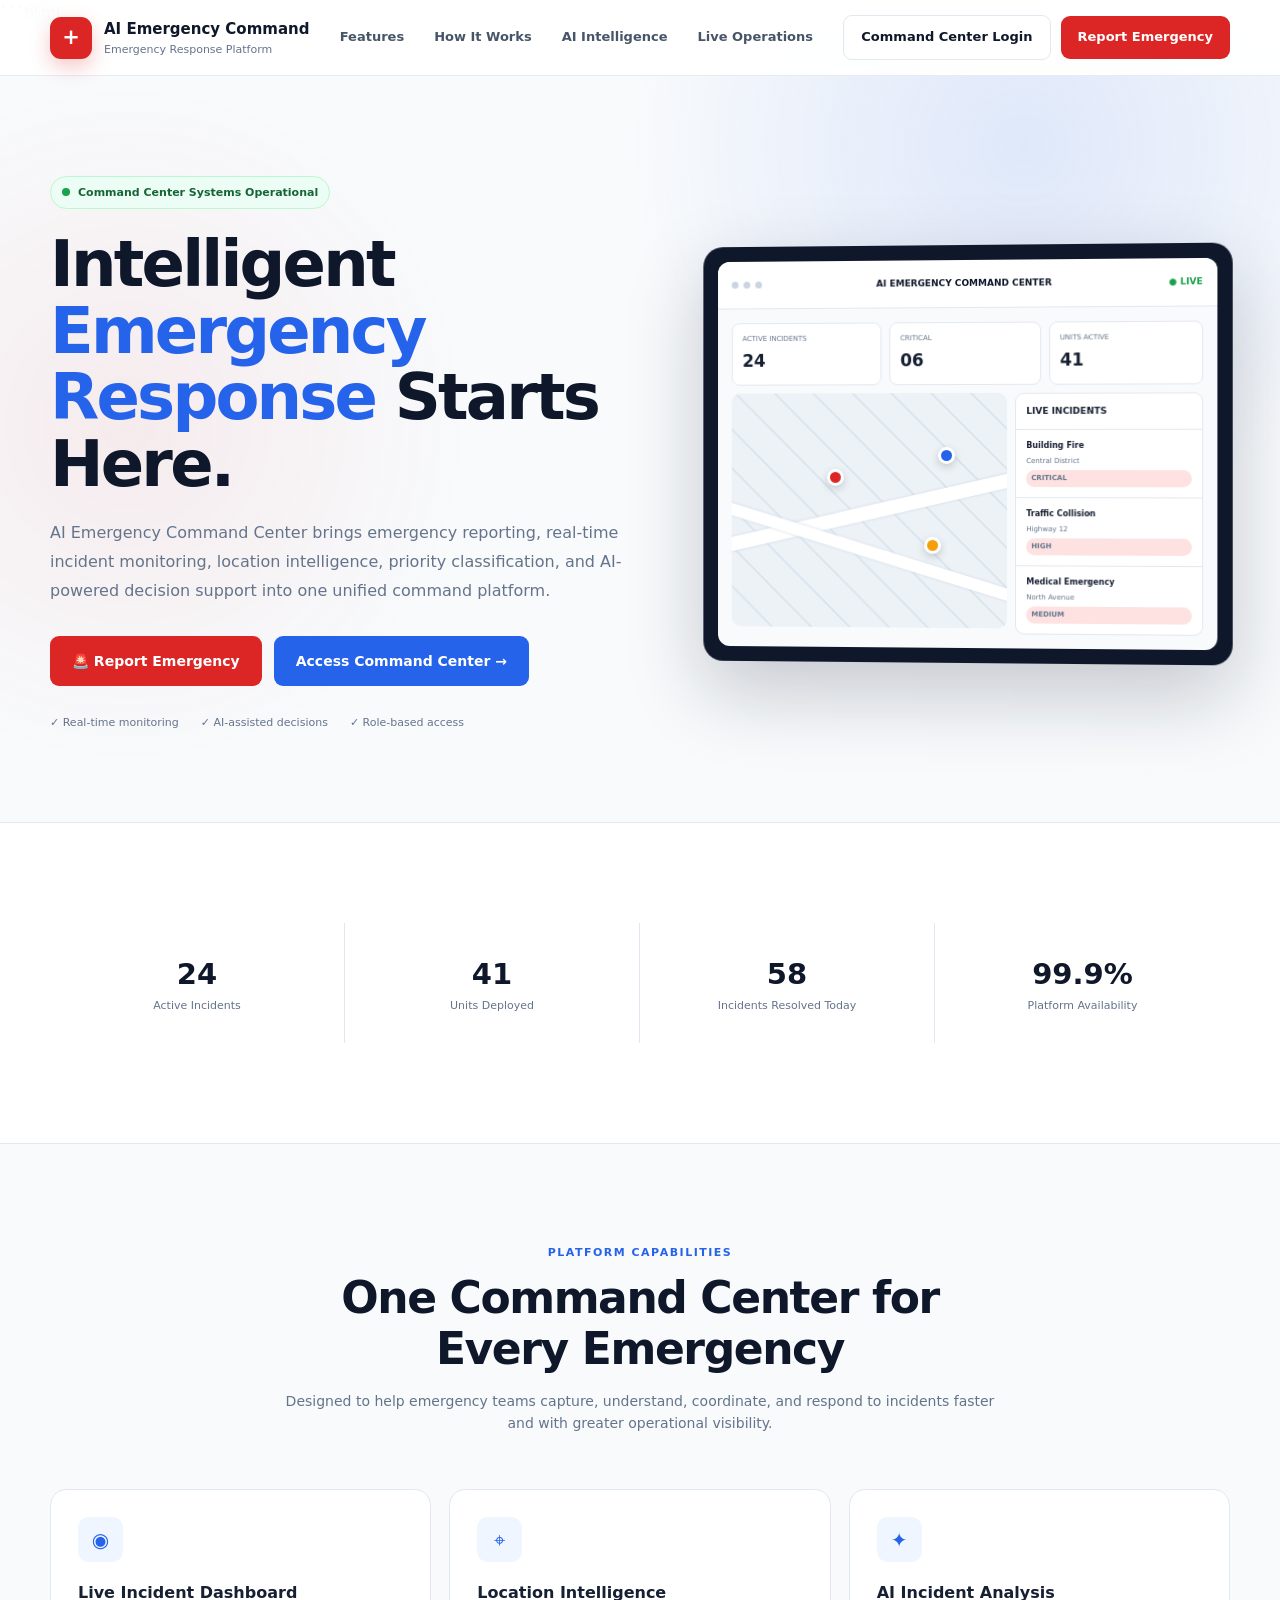
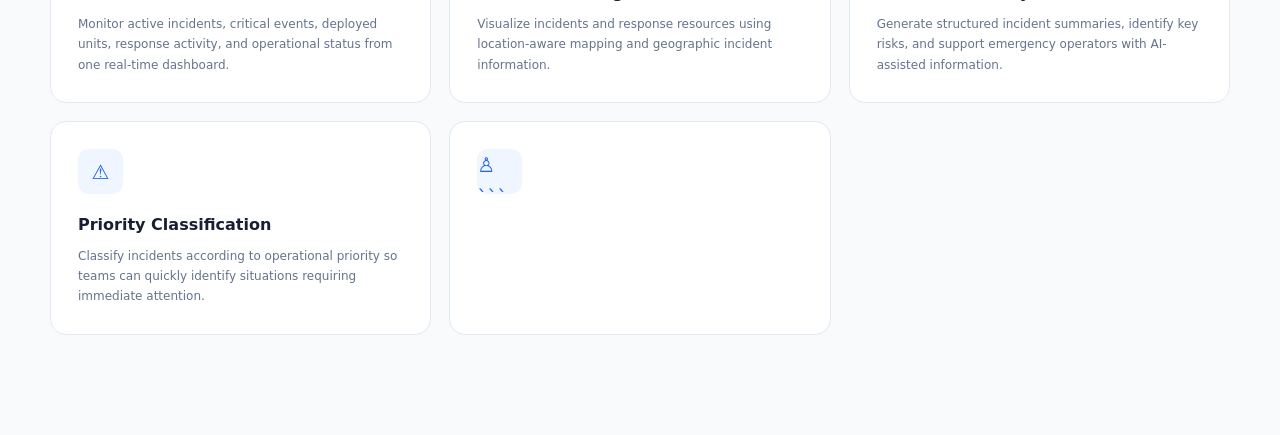
<file: index.html>
```html
<!DOCTYPE html>
<html lang="en">
<head>
    <meta charset="UTF-8">
    <meta name="viewport" content="width=device-width, initial-scale=1.0">

    <meta
        name="description"
        content="AI Emergency Command Center — intelligent emergency reporting, incident monitoring, AI-powered classification, and coordinated response."
    >

    <title>AI Emergency Command Center</title>

    <style>
        /* =====================================================
           RESET & GLOBAL
        ===================================================== */

        * {
            margin: 0;
            padding: 0;
            box-sizing: border-box;
        }

        :root {
            --primary: #2563eb;
            --primary-dark: #1d4ed8;
            --danger: #dc2626;
            --danger-dark: #b91c1c;
            --success: #16a34a;
            --warning: #f59e0b;

            --dark: #0f172a;
            --dark-2: #111827;
            --text: #172033;
            --muted: #64748b;

            --background: #f8fafc;
            --white: #ffffff;
            --border: #e2e8f0;

            --shadow: 0 20px 50px rgba(15, 23, 42, 0.10);
            --radius: 16px;
        }

        html {
            scroll-behavior: smooth;
        }

        body {
            font-family:
                Inter,
                ui-sans-serif,
                system-ui,
                -apple-system,
                BlinkMacSystemFont,
                "Segoe UI",
                sans-serif;

            background: var(--background);
            color: var(--text);
            line-height: 1.6;
        }

        a {
            text-decoration: none;
            color: inherit;
        }

        button {
            font: inherit;
            cursor: pointer;
        }

        img {
            max-width: 100%;
        }

        .container {
            width: min(1180px, calc(100% - 40px));
            margin: auto;
        }

        /* =====================================================
           HEADER
        ===================================================== */

        header {
            position: fixed;
            top: 0;
            left: 0;
            right: 0;

            height: 76px;

            background: rgba(255, 255, 255, 0.94);
            backdrop-filter: blur(16px);

            border-bottom: 1px solid rgba(226, 232, 240, 0.8);

            z-index: 1000;
        }

        .navbar {
            height: 100%;
            display: flex;
            align-items: center;
            justify-content: space-between;
        }

        .brand {
            display: flex;
            align-items: center;
            gap: 12px;
        }

        .brand-icon {
            width: 42px;
            height: 42px;

            display: grid;
            place-items: center;

            background: var(--danger);
            color: white;

            border-radius: 11px;

            font-size: 21px;
            font-weight: 800;

            box-shadow: 0 8px 20px rgba(220, 38, 38, 0.25);
        }

        .brand-text strong {
            display: block;
            font-size: 15px;
            color: var(--dark);
        }

        .brand-text span {
            display: block;
            color: var(--muted);
            font-size: 11px;
        }

        .nav-links {
            display: flex;
            align-items: center;
            gap: 30px;
        }

        .nav-links a {
            color: #475569;
            font-size: 13px;
            font-weight: 600;

            transition: color 0.2s ease;
        }

        .nav-links a:hover {
            color: var(--primary);
        }

        .nav-actions {
            display: flex;
            align-items: center;
            gap: 10px;
        }

        .mobile-menu {
            display: none;

            border: none;
            background: transparent;

            font-size: 25px;
            color: var(--dark);
        }

        /* =====================================================
           BUTTONS
        ===================================================== */

        .btn {
            border: none;
            border-radius: 9px;

            padding: 11px 17px;

            font-size: 13px;
            font-weight: 700;

            display: inline-flex;
            align-items: center;
            justify-content: center;
            gap: 8px;

            transition:
                transform 0.2s ease,
                background 0.2s ease,
                box-shadow 0.2s ease;
        }

        .btn:hover {
            transform: translateY(-2px);
        }

        .btn-primary {
            background: var(--primary);
            color: white;
        }

        .btn-primary:hover {
            background: var(--primary-dark);
            box-shadow: 0 10px 25px rgba(37, 99, 235, 0.25);
        }

        .btn-danger {
            background: var(--danger);
            color: white;
        }

        .btn-danger:hover {
            background: var(--danger-dark);
            box-shadow: 0 10px 25px rgba(220, 38, 38, 0.25);
        }

        .btn-outline {
            background: white;
            color: var(--dark);
            border: 1px solid var(--border);
        }

        .btn-outline:hover {
            border-color: var(--primary);
            color: var(--primary);
        }

        .btn-large {
            padding: 14px 22px;
            font-size: 14px;
        }

        /* =====================================================
           HERO
        ===================================================== */

        .hero {
            min-height: 760px;

            padding-top: 150px;
            padding-bottom: 90px;

            position: relative;
            overflow: hidden;

            background:
                radial-gradient(
                    circle at 80% 15%,
                    rgba(37, 99, 235, 0.12),
                    transparent 32%
                ),
                radial-gradient(
                    circle at 10% 50%,
                    rgba(220, 38, 38, 0.07),
                    transparent 28%
                ),
                #f8fafc;
        }

        .hero-grid {
            display: grid;
            grid-template-columns: 1.05fr 0.95fr;
            gap: 65px;

            align-items: center;
        }

        .status-pill {
            display: inline-flex;
            align-items: center;
            gap: 8px;

            background: #ecfdf5;
            color: #166534;

            border: 1px solid #bbf7d0;

            padding: 7px 11px;
            border-radius: 30px;

            font-size: 11px;
            font-weight: 700;

            margin-bottom: 22px;
        }

        .status-dot {
            width: 8px;
            height: 8px;

            border-radius: 50%;
            background: var(--success);

            animation: pulse 1.7s infinite;
        }

        @keyframes pulse {
            0% {
                box-shadow: 0 0 0 0 rgba(22, 163, 74, 0.5);
            }

            70% {
                box-shadow: 0 0 0 8px rgba(22, 163, 74, 0);
            }

            100% {
                box-shadow: 0 0 0 0 rgba(22, 163, 74, 0);
            }
        }

        .hero h1 {
            font-size: clamp(40px, 5vw, 67px);
            line-height: 1.04;
            letter-spacing: -2.8px;
            color: var(--dark);

            max-width: 680px;
        }

        .hero h1 span {
            color: var(--primary);
        }

        .hero-description {
            margin-top: 22px;

            max-width: 600px;

            color: var(--muted);

            font-size: 16px;
            line-height: 1.8;
        }

        .hero-actions {
            display: flex;
            gap: 12px;
            flex-wrap: wrap;

            margin-top: 30px;
        }

        .hero-trust {
            margin-top: 28px;

            display: flex;
            gap: 22px;
            flex-wrap: wrap;

            color: var(--muted);
            font-size: 11px;
        }

        .hero-trust span {
            display: flex;
            align-items: center;
            gap: 6px;
        }

        /* =====================================================
           HERO COMMAND CENTER PREVIEW
        ===================================================== */

        .command-preview {
            background: #0f172a;

            border-radius: 20px;

            padding: 15px;

            box-shadow:
                0 30px 80px rgba(15, 23, 42, 0.22);

            transform: perspective(1200px) rotateY(-3deg);
        }

        .preview-window {
            background: #f8fafc;
            border-radius: 12px;
            overflow: hidden;
        }

        .preview-topbar {
            height: 48px;

            display: flex;
            align-items: center;
            justify-content: space-between;

            padding: 0 14px;

            background: white;
            border-bottom: 1px solid var(--border);
        }

        .preview-dots {
            display: flex;
            gap: 5px;
        }

        .preview-dots span {
            width: 7px;
            height: 7px;
            border-radius: 50%;
            background: #cbd5e1;
        }

        .preview-title {
            font-size: 9px;
            font-weight: 800;
            color: var(--dark);
        }

        .preview-live {
            color: var(--success);
            font-size: 9px;
            font-weight: 700;
        }

        .preview-content {
            padding: 14px;
        }

        .preview-stats {
            display: grid;
            grid-template-columns: repeat(3, 1fr);
            gap: 8px;
        }

        .preview-stat {
            background: white;
            border: 1px solid var(--border);
            border-radius: 8px;
            padding: 10px;
        }

        .preview-stat small {
            display: block;
            color: var(--muted);
            font-size: 7px;
        }

        .preview-stat strong {
            display: block;
            margin-top: 3px;
            font-size: 17px;
        }

        .preview-main {
            display: grid;
            grid-template-columns: 1.2fr 0.8fr;
            gap: 8px;
            margin-top: 8px;
        }

        .preview-map {
            height: 235px;

            border-radius: 9px;

            position: relative;
            overflow: hidden;

            background:
                repeating-linear-gradient(
                    45deg,
                    #dce6ef 0,
                    #dce6ef 2px,
                    #edf2f7 2px,
                    #edf2f7 28px
                );
        }

        .preview-road {
            position: absolute;
            background: white;
            box-shadow: 0 0 3px #cbd5e1;
        }

        .road-a {
            width: 130%;
            height: 14px;
            top: 48%;
            left: -15%;
            transform: rotate(-13deg);
        }

        .road-b {
            width: 110%;
            height: 12px;
            top: 65%;
            left: -5%;
            transform: rotate(17deg);
        }

        .preview-marker {
            position: absolute;

            width: 17px;
            height: 17px;

            border-radius: 50%;

            background: var(--danger);

            border: 3px solid white;

            box-shadow: 0 3px 9px rgba(0,0,0,.18);
        }

        .pm-1 {
            top: 32%;
            left: 35%;
        }

        .pm-2 {
            top: 61%;
            left: 70%;
            background: var(--warning);
        }

        .pm-3 {
            top: 23%;
            left: 75%;
            background: var(--primary);
        }

        .preview-list {
            background: white;
            border: 1px solid var(--border);
            border-radius: 9px;
            overflow: hidden;
        }

        .preview-list-title {
            padding: 10px;
            border-bottom: 1px solid var(--border);
            font-size: 9px;
            font-weight: 800;
        }

        .preview-incident {
            padding: 10px;
            border-bottom: 1px solid var(--border);
        }

        .preview-incident:last-child {
            border-bottom: none;
        }

        .preview-incident strong {
            display: block;
            font-size: 8px;
        }

        .preview-incident span {
            display: block;
            margin-top: 3px;
            color: var(--muted);
            font-size: 7px;
        }

        .preview-badge {
            display: inline-block;
            margin-top: 5px;

            padding: 3px 5px;

            border-radius: 10px;

            background: #fee2e2;
            color: #b91c1c;

            font-size: 6px;
            font-weight: 800;
        }

        /* =====================================================
           LIVE STATS
        ===================================================== */

        .stats-section {
            background: white;
            border-top: 1px solid var(--border);
            border-bottom: 1px solid var(--border);
        }

        .stats-grid {
            display: grid;
            grid-template-columns: repeat(4, 1fr);
        }

        .stat {
            padding: 28px 25px;
            text-align: center;

            border-right: 1px solid var(--border);
        }

        .stat:last-child {
            border-right: none;
        }

        .stat strong {
            display: block;
            font-size: 29px;
            color: var(--dark);
        }

        .stat span {
            color: var(--muted);
            font-size: 11px;
        }

        /* =====================================================
           SECTION
        ===================================================== */

        section {
            padding: 100px 0;
        }

        .section-heading {
            text-align: center;
            max-width: 720px;
            margin: 0 auto 55px;
        }

        .eyebrow {
            display: inline-block;

            color: var(--primary);

            font-size: 11px;
            font-weight: 800;

            text-transform: uppercase;
            letter-spacing: 1.5px;

            margin-bottom: 12px;
        }

        .section-heading h2 {
            font-size: clamp(30px, 4vw, 44px);
            line-height: 1.15;

            color: var(--dark);
            letter-spacing: -1.4px;
        }

        .section-heading p {
            margin-top: 15px;
            color: var(--muted);
            font-size: 14px;
        }

        /* =====================================================
           FEATURES
        ===================================================== */

        .features {
            background: #f8fafc;
        }

        .feature-grid {
            display: grid;
            grid-template-columns: repeat(3, 1fr);
            gap: 18px;
        }

        .feature-card {
            background: white;

            border: 1px solid var(--border);
            border-radius: var(--radius);

            padding: 27px;

            transition:
                transform .25s ease,
                box-shadow .25s ease;
        }

        .feature-card:hover {
            transform: translateY(-5px);
            box-shadow: var(--shadow);
        }

        .feature-icon {
            width: 45px;
            height: 45px;

            border-radius: 11px;

            display: grid;
            place-items: center;

            background: #eff6ff;
            color: var(--primary);

            font-size: 20px;

            margin-bottom: 18px;
        }

        .feature-card h3 {
            font-size: 16px;
            margin-bottom: 8px;
        }

        .feature-card p {
            color: var(--muted);
            font-size: 12px;
            line-height: 1.7;
        }

        /* =====================================================
           HOW IT WORKS
        ===================================================== */

        .workflow {
            background: white;
        }

        .workflow-grid {
            display: grid;
            grid-template-columns: repeat(4, 1fr);
            gap: 25px;

            position: relative;
        }

        .workflow-card {
            text-align: center;
            position: relative;
        }

        .workflow-number {
            width: 54px;
            height: 54px;

            display: grid;
            place-items: center;

            margin: 0 auto 17px;

            border-radius: 50%;

            background: var(--dark);
            color: white;

            font-size: 14px;
            font-weight: 800;

            position: relative;
            z-index: 2;
        }

        .workflow-card h3 {
            font-size: 14px;
            margin-bottom: 7px;
        }

        .workflow-card p {
            color: var(--muted);
            font-size: 11px;
        }

        /* =====================================================
           AI SECTION
        ===================================================== */

        .ai-section {
            background: #0f172a;
            color: white;
        }

        .ai-grid {
            display: grid;
            grid-template-columns: 1fr 1fr;
            gap: 65px;
            align-items: center;
        }

        .ai-section .eyebrow {
            color: #60a5fa;
        }

        .ai-section h2 {
            font-size: clamp(30px, 4vw, 45px);
            line-height: 1.15;
            letter-spacing: -1px;
        }

        .ai-section > .container > .ai-grid > div > p {
            margin-top: 18px;
            color: #94a3b8;
            font-size: 14px;
        }

        .ai-points {
            margin-top: 25px;
            display: grid;
            gap: 13px;
        }

        .ai-point {
            display: flex;
            gap: 10px;
            align-items: flex-start;
        }

        .ai-check {
            width: 21px;
            height: 21px;

            display: grid;
            place-items: center;

            border-radius: 50%;

            background: rgba(37,99,235,.2);
            color: #60a5fa;

            font-size: 10px;
            flex-shrink: 0;
        }

        .ai-point span {
            color: #cbd5e1;
            font-size: 12px;
        }

        .ai-card {
            background: #111c30;
            border: 1px solid #26344b;

            padding: 23px;

            border-radius: 17px;
        }

        .ai-card-header {
            display: flex;
            align-items: center;
            gap: 11px;

            padding-bottom: 16px;
            border-bottom: 1px solid #26344b;
        }

        .ai-symbol {
            width: 38px;
            height: 38px;

            border-radius: 9px;

            display: grid;
            place-items: center;

            background: var(--primary);
            color: white;
        }

        .ai-card-header strong {
            font-size: 13px;
        }

        .ai-card-header small {
            display: block;
            color: #64748b;
            font-size: 9px;
            margin-top: 2px;
        }

        .ai-result {
            margin-top: 18px;

            background: #0b1322;

            padding: 15px;

            border-radius: 10px;

            color: #cbd5e1;
            font-size: 11px;
            line-height: 1.8;
        }

        .ai-metrics {
            display: grid;
            grid-template-columns: repeat(3, 1fr);
            gap: 8px;

            margin-top: 10px;
        }

        .ai-metric {
            background: #0b1322;
            padding: 11px;
            border-radius: 8px;
        }

        .ai-metric small {
            display: block;
            color: #64748b;
            font-size: 8px;
        }

        .ai-metric strong {
            display: block;
            color: white;
            margin-top: 3px;
            font-size: 13px;
        }

        /* =====================================================
           MAP SECTION
        ===================================================== */

        .map-section {
            background: #f8fafc;
        }

        .map-demo {
            height: 400px;

            border-radius: 18px;

            overflow: hidden;

            position: relative;

            background:
                repeating-linear-gradient(
                    45deg,
                    #dbe5ee 0,
                    #dbe5ee 2px,
                    #eef3f7 2px,
                    #eef3f7 38px
                );

            border: 1px solid var(--border);
        }

        .map-road-large {
            position: absolute;
            background: white;
            box-shadow: 0 0 5px rgba(100,116,139,.2);
        }

        .map-road-one {
            width: 120%;
            height: 25px;
            top: 40%;
            left: -10%;
            transform: rotate(-8deg);
        }

        .map-road-two {
            width: 120%;
            height: 20px;
            top: 66%;
            left: -10%;
            transform: rotate(11deg);
        }

        .map-road-three {
            width: 18px;
            height: 120%;
            top: -10%;
            left: 53%;
            transform: rotate(9deg);
        }

        .map-pin {
            position: absolute;

            width: 34px;
            height: 34px;

            border-radius: 50%;

            display: grid;
            place-items: center;

            color: white;

            border: 4px solid white;

            box-shadow: 0 5px 15px rgba(0,0,0,.18);

            font-size: 12px;
            font-weight: 800;
        }

        .pin-red {
            background: var(--danger);
            top: 27%;
            left: 32%;
        }

        .pin-yellow {
            background: var(--warning);
            top: 57%;
            left: 68%;
        }

        .pin-blue {
            background: var(--primary);
            top: 20%;
            left: 74%;
        }

        .map-info {
            position: absolute;

            background: white;

            padding: 12px 15px;

            border-radius: 10px;

            box-shadow: var(--shadow);

            top: 20px;
            left: 20px;
        }

        .map-info strong {
            display: block;
            font-size: 12px;
        }

        .map-info span {
            color: var(--muted);
            font-size: 9px;
        }

        /* =====================================================
           CTA
        ===================================================== */

        .cta {
            padding: 90px 0;
            background: white;
        }

        .cta-box {
            background:
                linear-gradient(
                    120deg,
                    #172554,
                    #1d4ed8
                );

            border-radius: 22px;

            padding: 60px 45px;

            text-align: center;

            color: white;

            box-shadow: 0 25px 60px rgba(29,78,216,.2);
        }

        .cta-box h2 {
            font-size: clamp(28px, 4vw, 42px);
            line-height: 1.15;
        }

        .cta-box p {
            max-width: 600px;
            margin: 15px auto 25px;

            color: #dbeafe;
            font-size: 13px;
        }

        .cta-buttons {
            display: flex;
            justify-content: center;
            gap: 10px;
            flex-wrap: wrap;
        }

        .cta .btn-outline {
            background: transparent;
            color: white;
            border-color: rgba(255,255,255,.4);
        }

        .cta .btn-outline:hover {
            border-color: white;
            background: rgba(255,255,255,.08);
            color: white;
        }

        /* =====================================================
           FOOTER
        ===================================================== */

        footer {
            background: #0f172a;
            color: #94a3b8;

            padding: 55px 0 25px;
        }

        .footer-grid {
            display: grid;
            grid-template-columns: 1.5fr 1fr 1fr 1fr;
            gap: 50px;
        }

        .footer-brand p {
            margin-top: 15px;
            font-size: 11px;
            line-height: 1.8;
            max-width: 310px;
        }

        .footer-column h4 {
            color: white;
            font-size: 12px;
            margin-bottom: 15px;
        }

        .footer-column a {
            display: block;
            margin-bottom: 9px;
            font-size: 11px;
            transition: color .2s ease;
        }

        .footer-column a:hover {
            color: white;
        }

        .footer-bottom {
            margin-top: 45px;
            padding-top: 20px;

            border-top: 1px solid #1e293b;

            display: flex;
            justify-content: space-between;

            font-size: 10px;
        }

        /* =====================================================
           RESPONSIVE
        ===================================================== */

        @media (max-width: 1000px) {

            .nav-links {
                display: none;
            }

            .mobile-menu {
                display: block;
            }

            .hero-grid,
            .ai-grid {
                grid-template-columns: 1fr;
            }

            .command-preview {
                max-width: 650px;
                margin: auto;
                transform: none;
            }

            .feature-grid {
                grid-template-columns: repeat(2, 1fr);
            }

            .workflow-grid {
                grid-template-columns: repeat(2, 1fr);
                gap: 40px 20px;
            }

            .footer-grid {
                grid-template-columns: repeat(2, 1fr);
            }
        }

        @media (max-width: 650px) {

            .container {
                width: min(100% - 28px, 1180px);
            }

            header {
                height: 68px;
            }

            .brand-icon {
                width: 38px;
                height: 38px;
            }

            .brand-text strong {
                font-size: 13px;
            }

            .nav-actions .btn-outline {
                display: none;
            }

            .hero {
                padding-top: 120px;
                min-height: auto;
            }

            .hero h1 {
                font-size: 40px;
                letter-spacing: -1.8px;
            }

            .hero-description {
                font-size: 14px;
            }

            .hero-actions {
                flex-direction: column;
            }

            .hero-actions .btn {
                width: 100%;
            }

            .preview-main {
                grid-template-columns: 1fr;
            }

            .preview-list {
                display: none;
            }

            .stats-grid {
                grid-template-columns: repeat(2, 1fr);
            }

            .stat {
                border-bottom: 1px solid var(--border);
            }

            .feature-grid,
            .workflow-grid,
            .footer-grid {
                grid-template-columns: 1fr;
            }

            section {
                padding: 70px 0;
            }

            .map-demo {
                height: 300px;
            }

            .cta-box {
                padding: 40px 20px;
            }

            .footer-bottom {
                flex-direction: column;
                gap: 10px;
            }
        }
    </style>
</head>

<body>

<!-- =========================================================
     HEADER
========================================================= -->

<header>

    <div class="container navbar">

        <a href="index.html" class="brand">

            <div class="brand-icon">
                +
            </div>

            <div class="brand-text">
                <strong>AI Emergency Command</strong>
                <span>Emergency Response Platform</span>
            </div>

        </a>


        <nav class="nav-links">

            <a href="#features">
                Features
            </a>

            <a href="#workflow">
                How It Works
            </a>

            <a href="#ai">
                AI Intelligence
            </a>

            <a href="#map">
                Live Operations
            </a>

        </nav>


        <div class="nav-actions">

            <a href="login.html"
               class="btn btn-outline">
                Command Center Login
            </a>

            <a href="report-emergency.html"
               class="btn btn-danger">
                Report Emergency
            </a>

            <button
                class="mobile-menu"
                onclick="toggleMobileMenu()"
                aria-label="Open menu">
                ☰
            </button>

        </div>

    </div>

</header>


<!-- =========================================================
     HERO
========================================================= -->

<main>

<section class="hero">

    <div class="container hero-grid">

        <div>

            <div class="status-pill">
                <span class="status-dot"></span>
                Command Center Systems Operational
            </div>


            <h1>
                Intelligent
                <span>Emergency Response</span>
                Starts Here.
            </h1>


            <p class="hero-description">
                AI Emergency Command Center brings emergency reporting,
                real-time incident monitoring, location intelligence,
                priority classification, and AI-powered decision support
                into one unified command platform.
            </p>


            <div class="hero-actions">

                <a href="report-emergency.html"
                   class="btn btn-danger btn-large">
                    🚨 Report Emergency
                </a>

                <a href="login.html"
                   class="btn btn-primary btn-large">
                    Access Command Center →
                </a>

            </div>


            <div class="hero-trust">

                <span>
                    ✓ Real-time monitoring
                </span>

                <span>
                    ✓ AI-assisted decisions
                </span>

                <span>
                    ✓ Role-based access
                </span>

            </div>

        </div>


        <!-- COMMAND CENTER PREVIEW -->

        <div class="command-preview">

            <div class="preview-window">

                <div class="preview-topbar">

                    <div class="preview-dots">
                        <span></span>
                        <span></span>
                        <span></span>
                    </div>

                    <div class="preview-title">
                        AI EMERGENCY COMMAND CENTER
                    </div>

                    <div class="preview-live">
                        ● LIVE
                    </div>

                </div>


                <div class="preview-content">

                    <div class="preview-stats">

                        <div class="preview-stat">
                            <small>ACTIVE INCIDENTS</small>
                            <strong>24</strong>
                        </div>

                        <div class="preview-stat">
                            <small>CRITICAL</small>
                            <strong>06</strong>
                        </div>

                        <div class="preview-stat">
                            <small>UNITS ACTIVE</small>
                            <strong>41</strong>
                        </div>

                    </div>


                    <div class="preview-main">

                        <div class="preview-map">

                            <div class="preview-road road-a"></div>
                            <div class="preview-road road-b"></div>

                            <div class="preview-marker pm-1"></div>
                            <div class="preview-marker pm-2"></div>
                            <div class="preview-marker pm-3"></div>

                        </div>


                        <div class="preview-list">

                            <div class="preview-list-title">
                                LIVE INCIDENTS
                            </div>

                            <div class="preview-incident">

                                <strong>
                                    Building Fire
                                </strong>

                                <span>
                                    Central District
                                </span>

                                <span class="preview-badge">
                                    CRITICAL
                                </span>

                            </div>


                            <div class="preview-incident">

                                <strong>
                                    Traffic Collision
                                </strong>

                                <span>
                                    Highway 12
                                </span>

                                <span class="preview-badge">
                                    HIGH
                                </span>

                            </div>


                            <div class="preview-incident">

                                <strong>
                                    Medical Emergency
                                </strong>

                                <span>
                                    North Avenue
                                </span>

                                <span class="preview-badge">
                                    MEDIUM
                                </span>

                            </div>

                        </div>

                    </div>

                </div>

            </div>

        </div>

    </div>

</section>


<!-- =========================================================
     LIVE STATISTICS
========================================================= -->

<section class="stats-section">

    <div class="container stats-grid">

        <div class="stat">
            <strong data-count="24">24</strong>
            <span>Active Incidents</span>
        </div>

        <div class="stat">
            <strong data-count="41">41</strong>
            <span>Units Deployed</span>
        </div>

        <div class="stat">
            <strong data-count="58">58</strong>
            <span>Incidents Resolved Today</span>
        </div>

        <div class="stat">
            <strong>99.9%</strong>
            <span>Platform Availability</span>
        </div>

    </div>

</section>


<!-- =========================================================
     FEATURES
========================================================= -->

<section class="features" id="features">

    <div class="container">

        <div class="section-heading">

            <span class="eyebrow">
                Platform Capabilities
            </span>

            <h2>
                One Command Center for Every Emergency
            </h2>

            <p>
                Designed to help emergency teams capture,
                understand, coordinate, and respond to incidents
                faster and with greater operational visibility.
            </p>

        </div>


        <div class="feature-grid">

            <article class="feature-card">

                <div class="feature-icon">
                    ◉
                </div>

                <h3>
                    Live Incident Dashboard
                </h3>

                <p>
                    Monitor active incidents, critical events,
                    deployed units, response activity, and
                    operational status from one real-time dashboard.
                </p>

            </article>


            <article class="feature-card">

                <div class="feature-icon">
                    ⌖
                </div>

                <h3>
                    Location Intelligence
                </h3>

                <p>
                    Visualize incidents and response resources
                    using location-aware mapping and geographic
                    incident information.
                </p>

            </article>


            <article class="feature-card">

                <div class="feature-icon">
                    ✦
                </div>

                <h3>
                    AI Incident Analysis
                </h3>

                <p>
                    Generate structured incident summaries,
                    identify key risks, and support emergency
                    operators with AI-assisted information.
                </p>

            </article>


            <article class="feature-card">

                <div class="feature-icon">
                    ⚠
                </div>

                <h3>
                    Priority Classification
                </h3>

                <p>
                    Classify incidents according to operational
                    priority so teams can quickly identify
                    situations requiring immediate attention.
                </p>

            </article>


            <article class="feature-card">

                <div class="feature-icon">
                    ♙
```
</file>
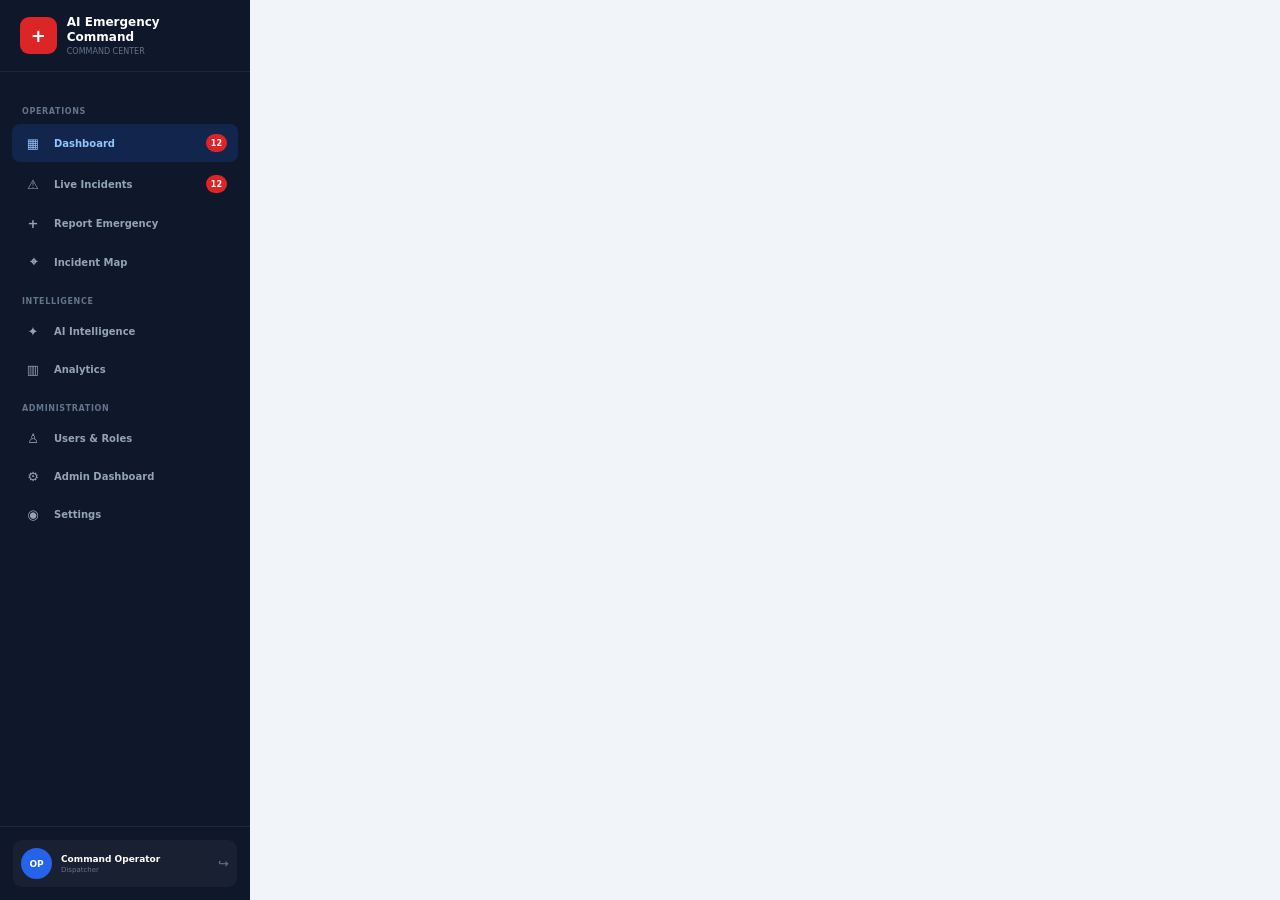
<file: dashboard.html>
<!DOCTYPE html>
<html lang="en">
<head>
    <meta charset="UTF-8">
    <meta name="viewport" content="width=device-width, initial-scale=1.0">

    <meta
        name="description"
        content="AI Emergency Command Center live incident dashboard."
    >

    <title>Dashboard | AI Emergency Command Center</title>

    <style>
        /* =====================================================
           RESET & VARIABLES
        ===================================================== */

        * {
            margin: 0;
            padding: 0;
            box-sizing: border-box;
        }

        :root {
            --primary: #2563eb;
            --primary-dark: #1d4ed8;

            --danger: #dc2626;
            --danger-light: #fef2f2;

            --warning: #d97706;
            --warning-light: #fffbeb;

            --success: #16a34a;
            --success-light: #f0fdf4;

            --info: #0891b2;
            --info-light: #ecfeff;

            --dark: #0f172a;
            --text: #1e293b;
            --muted: #64748b;

            --background: #f1f5f9;
            --white: #ffffff;
            --border: #e2e8f0;

            --sidebar-width: 250px;

            --shadow:
                0 8px 25px rgba(15, 23, 42, 0.06);
        }

        html {
            scroll-behavior: smooth;
        }

        body {
            min-height: 100vh;

            font-family:
                Inter,
                ui-sans-serif,
                system-ui,
                -apple-system,
                BlinkMacSystemFont,
                "Segoe UI",
                sans-serif;

            background: var(--background);

            color: var(--text);
        }

        button,
        input,
        select {
            font: inherit;
        }

        button {
            cursor: pointer;
        }

        a {
            text-decoration: none;
            color: inherit;
        }

        /* =====================================================
           APP LAYOUT
        ===================================================== */

        .app {
            min-height: 100vh;
            display: flex;
        }

        /* =====================================================
           SIDEBAR
        ===================================================== */

        .sidebar {
            width: var(--sidebar-width);
            height: 100vh;

            position: fixed;
            left: 0;
            top: 0;

            display: flex;
            flex-direction: column;

            background: #0f172a;

            color: white;

            z-index: 100;

            transition: transform .25s ease;
        }

        .sidebar-header {
            height: 72px;

            padding: 0 20px;

            display: flex;
            align-items: center;

            border-bottom:
                1px solid rgba(255,255,255,.07);
        }

        .brand {
            display: flex;
            align-items: center;
            gap: 10px;
        }

        .brand-icon {
            width: 37px;
            height: 37px;

            display: grid;
            place-items: center;

            border-radius: 9px;

            background: var(--danger);

            font-weight: 900;
            font-size: 18px;
        }

        .brand-name strong {
            display: block;

            font-size: 12px;
            line-height: 1.2;
        }

        .brand-name span {
            display: block;

            margin-top: 3px;

            color: #64748b;

            font-size: 8px;
        }

        /* =====================================================
           NAVIGATION
        ===================================================== */

        .sidebar-nav {
            flex: 1;

            padding: 18px 12px;

            overflow-y: auto;
        }

        .nav-section-title {
            padding: 0 10px;

            margin:
                17px 0
                8px;

            color: #64748b;

            font-size: 8px;
            font-weight: 800;

            text-transform: uppercase;

            letter-spacing: .08em;
        }

        .nav-item {
            width: 100%;

            display: flex;
            align-items: center;
            gap: 11px;

            padding: 10px 11px;

            margin-bottom: 3px;

            border-radius: 8px;

            color: #94a3b8;

            font-size: 10px;
            font-weight: 600;

            border: none;

            background: transparent;

            text-align: left;

            transition: .2s;
        }

        .nav-item:hover {
            background: rgba(255,255,255,.05);
            color: white;
        }

        .nav-item.active {
            background: rgba(37,99,235,.18);
            color: #93c5fd;
        }

        .nav-icon {
            width: 20px;

            text-align: center;

            font-size: 13px;
        }

        .nav-badge {
            margin-left: auto;

            min-width: 20px;
            height: 18px;

            padding: 0 5px;

            display: grid;
            place-items: center;

            border-radius: 20px;

            background: var(--danger);

            color: white;

            font-size: 8px;
            font-weight: 800;
        }

        /* =====================================================
           SIDEBAR FOOTER
        ===================================================== */

        .sidebar-footer {
            padding: 13px;

            border-top:
                1px solid rgba(255,255,255,.07);
        }

        .operator {
            display: flex;
            align-items: center;

            gap: 9px;

            padding: 8px;

            border-radius: 9px;

            background: rgba(255,255,255,.04);
        }

        .avatar {
            width: 31px;
            height: 31px;

            display: grid;
            place-items: center;

            border-radius: 50%;

            background: #2563eb;

            font-size: 9px;
            font-weight: 800;
        }

        .operator-info {
            min-width: 0;
            flex: 1;
        }

        .operator-info strong {
            display: block;

            font-size: 9px;

            white-space: nowrap;
            overflow: hidden;
            text-overflow: ellipsis;
        }

        .operator-info span {
            display: block;

            margin-top: 2px;

            color: #64748b;

            font-size: 7px;
        }

        .logout-button {
            border: none;

            background: transparent;

            color: #64748b;

            font-size: 13px;
        }

        .logout-button:hover {
            color: #f87171;
        }

        /* =====================================================
           MAIN CONTENT
        ===================================================== */

        .main {
            flex: 1;

            margin-left: var(--sidebar-width);

            min-width: 0;
        }

        /* =====================================================
           TOP HEADER
        ===================================================== */

        .topbar {
            height: 72px;

            background: white;

            border-bottom: 1px solid var(--border);

            padding:
                0 27px;

            display: flex;
            align-items: center;
            justify-content: space-between;

            position: sticky;
            top: 0;

            z-index: 50;
        }

        .topbar-left {
            display: flex;
            align-items: center;
            gap: 13px;
        }

        .mobile-menu {
            display: none;

            border: none;
            background: transparent;

            font-size: 19px;
        }

        .page-title h1 {
            font-size: 17px;

            letter-spacing: -.3px;

            color: var(--dark);
        }

        .page-title p {
            margin-top: 3px;

            color: var(--muted);

            font-size: 9px;
        }

        .topbar-right {
            display: flex;
            align-items: center;
            gap: 10px;
        }

        .system-live {
            display: flex;
            align-items: center;
            gap: 7px;

            padding: 7px 10px;

            border: 1px solid #bbf7d0;

            background: var(--success-light);

            border-radius: 7px;

            color: #15803d;

            font-size: 8px;
            font-weight: 800;
        }

        .live-dot {
            width: 6px;
            height: 6px;

            border-radius: 50%;

            background: #22c55e;

            box-shadow:
                0 0 0 4px rgba(34,197,94,.12);
        }

        .notification-button {
            width: 34px;
            height: 34px;

            position: relative;

            display: grid;
            place-items: center;

            border: 1px solid var(--border);

            background: white;

            border-radius: 8px;

            color: #64748b;
        }

        .notification-count {
            position: absolute;

            top: -4px;
            right: -4px;

            width: 15px;
            height: 15px;

            display: grid;
            place-items: center;

            border-radius: 50%;

            background: var(--danger);

            color: white;

            font-size: 7px;
            font-weight: 800;
        }

        /* =====================================================
           PAGE CONTENT
        ===================================================== */

        .content {
            padding: 25px 27px 40px;
        }

        /* =====================================================
           EMERGENCY ALERT
        ===================================================== */

        .emergency-alert {
            display: flex;
            align-items: center;

            gap: 13px;

            padding: 12px 15px;

            margin-bottom: 20px;

            background: #fff7ed;

            border:
                1px solid #fed7aa;

            border-radius: 10px;
        }

        .alert-icon {
            width: 33px;
            height: 33px;

            flex-shrink: 0;

            display: grid;
            place-items: center;

            border-radius: 8px;

            background: #ffedd5;

            color: #ea580c;

            font-size: 14px;
        }

        .alert-content {
            flex: 1;
        }

        .alert-content strong {
            display: block;

            font-size: 10px;

            color: #9a3412;
        }

        .alert-content span {
            display: block;

            margin-top: 3px;

            color: #c2410c;

            font-size: 8px;
        }

        .alert-action {
            border: 1px solid #fdba74;

            background: white;

            color: #c2410c;

            border-radius: 6px;

            padding: 7px 10px;

            font-size: 8px;
            font-weight: 800;
        }

        /* =====================================================
           STAT CARDS
        ===================================================== */

        .stats-grid {
            display: grid;

            grid-template-columns:
                repeat(4, 1fr);

            gap: 13px;

            margin-bottom: 20px;
        }

        .stat-card {
            background: white;

            border: 1px solid var(--border);

            border-radius: 11px;

            padding: 17px;

            box-shadow: var(--shadow);

            position: relative;

            overflow: hidden;
        }

        .stat-card::after {
            content: "";

            position: absolute;

            width: 75px;
            height: 75px;

            border-radius: 50%;

            right: -35px;
            top: -35px;

            opacity: .5;
        }

        .stat-card.red::after {
            background: #fee2e2;
        }

        .stat-card.orange::after {
            background: #ffedd5;
        }

        .stat-card.green::after {
            background: #dcfce7;
        }

        .stat-card.blue::after {
            background: #dbeafe;
        }

        .stat-top {
            display: flex;
            align-items: center;
            justify-content: space-between;
        }

        .stat-label {
            color: var(--muted);

            font-size: 8px;

            text-transform: uppercase;

            font-weight: 800;

            letter-spacing: .05em;
        }

        .stat-icon {
            width: 29px;
            height: 29px;

            display: grid;
            place-items: center;

            border-radius: 7px;

            font-size: 12px;
        }

        .red .stat-icon {
            background: #fee2e2;
            color: var(--danger);
        }

        .orange .stat-icon {
            background: #ffedd5;
            color: #ea580c;
        }

        .green .stat-icon {
            background: #dcfce7;
            color: var(--success);
        }

        .blue .stat-icon {
            background: #dbeafe;
            color: var(--primary);
        }

        .stat-number {
            margin-top: 13px;

            font-size: 25px;

            line-height: 1;

            font-weight: 800;

            color: var(--dark);
        }

        .stat-change {
            margin-top: 8px;

            font-size: 8px;
        }

        .stat-change.up {
            color: var(--danger);
        }

        .stat-change.down {
            color: var(--success);
        }

        .stat-change.neutral {
            color: var(--muted);
        }

        /* =====================================================
           MAIN GRID
        ===================================================== */

        .dashboard-grid {
            display: grid;

            grid-template-columns:
                minmax(0, 1.55fr)
                minmax(300px, .75fr);

            gap: 18px;
        }

        /* =====================================================
           PANEL
        ===================================================== */

        .panel {
            background: white;

            border: 1px solid var(--border);

            border-radius: 11px;

            box-shadow: var(--shadow);

            overflow: hidden;
        }

        .panel-header {
            min-height: 57px;

            padding: 0 16px;

            display: flex;
            align-items: center;
            justify-content: space-between;

            border-bottom:
                1px solid var(--border);
        }

        .panel-title h2 {
            font-size: 11px;

            color: var(--dark);
        }

        .panel-title p {
            margin-top: 3px;

            color: var(--muted);

            font-size: 8px;
        }

        .panel-action {
            border: 1px solid var(--border);

            background: white;

            padding: 6px 9px;

            border-radius: 6px;

            color: var(--muted);

            font-size: 8px;
            font-weight: 700;
        }

        .panel-action:hover {
            border-color: #bfdbfe;
            color: var(--primary);
        }

        /* =====================================================
           INCIDENT TABLE
        ===================================================== */

        .table-wrapper {
            overflow-x: auto;
        }

        table {
            width: 100%;

            border-collapse: collapse;

            min-width: 650px;
        }

        th {
            padding:
                10px 13px;

            text-align: left;

            background: #f8fafc;

            color: #64748b;

            font-size: 7px;

            text-transform: uppercase;

            letter-spacing: .05em;
        }

        td {
            padding:
                12px 13px;

            border-top:
                1px solid #f1f5f9;

            color: #475569;

            font-size: 8px;
        }

        tbody tr {
            cursor: pointer;

            transition: background .15s;
        }

        tbody tr:hover {
            background: #f8fafc;
        }

        .incident-id {
            color: var(--primary);

            font-weight: 800;
        }

        .incident-name {
            color: var(--dark);

            font-weight: 700;
        }

        .incident-location {
            color: #64748b;
        }

        /* =====================================================
           PRIORITY BADGES
        ===================================================== */

        .priority {
            display: inline-flex;

            align-items: center;

            gap: 4px;

            padding: 4px 7px;

            border-radius: 20px;

            font-size: 7px;

            font-weight: 800;
        }

        .priority.critical {
            background: #fee2e2;
            color: #b91c1c;
        }

        .priority.high {
            background: #ffedd5;
            color: #c2410c;
        }

        .priority.medium {
            background: #fef3c7;
            color: #a16207;
        }

        .priority.low {
            background: #dcfce7;
            color: #15803d;
        }

        /* =====================================================
           STATUS BADGES
        ===================================================== */

        .incident-status {
            display: inline-flex;

            align-items: center;

            gap: 5px;

            font-size: 7px;

            font-weight: 700;
        }

        .status-indicator {
            width: 6px;
            height: 6px;

            border-radius: 50%;
        }

        .status-active {
            color: #dc2626;
        }

        .status-active .status-indicator {
            background: #ef4444;
        }

        .status-response {
            color: #d97706;
        }

        .status-response .status-indicator {
            background: #f59e0b;
        }

        .status-resolved {
            color: #16a34a;
        }

        .status-resolved .status-indicator {
            background: #22c55e;
        }

        /* =====================================================
           RIGHT SIDE
        ===================================================== */

        .right-column {
            display: flex;

            flex-direction: column;

            gap: 18px;
        }

        /* =====================================================
           PRIORITY DISTRIBUTION
        ===================================================== */

        .priority-list {
            padding: 15px 16px 17px;
        }

        .priority-row {
            margin-bottom: 14px;
        }

        .priority-row:last-child {
            margin-bottom: 0;
        }

        .priority-label {
            display: flex;

            justify-content: space-between;

            margin-bottom: 6px;

            font-size: 8px;
        }

        .priority-label span:first-child {
            color: #475569;
        }

        .priority-label span:last-child {
            color: var(--dark);

            font-weight: 800;
        }

        .progress {
            height: 6px;

            overflow: hidden;

            background: #f1f5f9;

            border-radius: 20px;
        }

        .progress-bar {
            height: 100%;

            border-radius: inherit;
        }

        .progress-critical {
            width: 22%;
            background: #ef4444;
        }

        .progress-high {
            width: 36%;
            background: #f97316;
        }

        .progress-medium {
            width: 49%;
            background: #eab308;
        }

        .progress-low {
            width: 64%;
            background: #22c55e;
        }

        /* =====================================================
           AI SUMMARY
        ===================================================== */

        .ai-summary {
            padding: 15px 16px;
        }

        .ai-header {
            display: flex;
            align-items: center;
            gap: 8px;

            margin-bottom: 11px;
        }

        .ai-icon {
            width: 28px;
            height: 28px;

            display: grid;
            place-items: center;

            border-radius: 7px;

            background: #eff6ff;

            color: var(--primary);

            font-size: 12px;
        }

        .ai-header strong {
            display: block;

            font-size: 9px;
        }

        .ai-header span {
            display: block;

            margin-top: 2px;

            color: var(--muted);

            font-size: 7px;
        }

        .ai-text {
            padding: 11px;

            border-radius: 8px;

            background: #f8fafc;

            color: #475569;

            font-size: 8px;

            line-height: 1.65;
        }

        .ai-tags {
            display: flex;
            flex-wrap: wrap;

            gap: 5px;

            margin-top: 9px;
        }

        .ai-tag {
            padding: 4px 6px;

            border-radius: 5px;

            background: #eff6ff;

            color: #2563eb;

            font-size: 7px;

            font-weight: 700;
        }

        /* =====================================================
           RESPONSE TEAM
        ===================================================== */

        .team-list {
            padding: 5px 16px 12px;
        }

        .team-item {
            display: flex;
            align-items: center;

            gap: 9px;

            padding: 9px 0;

            border-bottom:
                1px solid #f1f5f9;
        }

        .team-item:last-child {
            border-bottom: none;
        }

        .team-avatar {
            width: 28px;
            height: 28px;

            display: grid;
            place-items: center;

            border-radius: 7px;

            background: #eff6ff;

            color: #2563eb;

            font-size: 8px;

            font-weight: 800;
        }

        .team-info {
            flex: 1;
        }

        .team-info strong {
            display: block;

            color: var(--dark);

            font-size: 8px;
        }

        .team-info span {
            display: block;

            margin-top: 2px;

            color: var(--muted);

            font-size: 7px;
        }

        .team-status {
            width: 7px;
            height: 7px;

            border-radius: 50%;

            background: #22c55e;
        }

        /* =====================================================
           MAP PLACEHOLDER
        ===================================================== */

        .map-container {
            height: 180px;

            position: relative;

            overflow: hidden;

            background:
                linear-gradient(
                    90deg,
                    rgba(226,232,240,.8) 1px,
                    transparent 1px
                ),
                linear-gradient(
                    rgba(226,232,240,.8) 1px,
                    transparent 1px
                );

            background-size: 35px 35px;

            background-color: #f8fafc;
        }

        .map-road {
            position: absolute;

            height: 7px;

            background: #e2e8f0;

            transform: rotate(-18deg);

            width: 130%;

            left: -15%;
        }

        .road-one {
            top: 55px;
        }

        .road-two {
            top: 125px;

            transform: rotate(25deg);
        }

        .map-road.vertical {
            height: 130%;

            width: 7px;

            top: -15%;

            left: 45%;

            transform: rotate(7deg);
        }

        .map-pin {
            position: absolute;

            width: 19px;
            height: 19px;

            display: grid;
            place-items: center;

            border-radius: 50% 50% 50% 0;

            transform:
                rotate(-45deg);

            background: var(--danger);

            box-shadow:
                0 4px 10px
                rgba(220,38,38,.25);
        }

        .map-pin span {
            transform: rotate(45deg);

            color: white;

            font-size: 8px;
        }

        .pin-one {
            left: 24%;
            top: 30%;
        }

        .pin-two {
            left: 59%;
            top: 55%;

            background: #f97316;
        }

        .pin-three {
            left: 72%;
            top: 25%;

            background: #2563eb;
        }

        .map-overlay {
            position: absolute;

            left: 12px;
            bottom: 10px;

            padding: 7px 9px;

            border-radius: 7px;

            background: rgba(255,255,255,.92);

            box-shadow:
                0 4px 12px
                rgba(15,23,42,.08);

            font-size: 7px;
        }

        .map-overlay strong {
            display: block;
        }

        .map-overlay span {
            color: var(--muted);
        }

        /* =====================================================
           MOBILE OVERLAY
        ===================================================== */

        .sidebar-overlay {
            display: none;

            position: fixed;

            inset: 0;

            background:
                rgba(15,23,42,.45);

            z-index: 90;
        }

        /* =====================================================
           RESPONSIVE
        ===================================================== */

        @media (max-width: 1150px) {

            .stats-grid {
                grid-template-columns:
                    repeat(2, 1fr);
            }

            .dashboard-grid {
                grid-template-columns: 1fr;
            }

            .right-column {
                display: grid;

                grid-template-columns:
                    repeat(2, 1fr);
            }
        }

        @media (max-width: 850px) {

            .sidebar {
                transform:
                    translateX(-100%);
            }

            .sidebar.open {
                transform:
                    translateX(0);
            }

            .sidebar-overlay.show {
                display: block;
            }

            .main {
                margin-left: 0;
            }

            .mobile-menu {
                display: block;
            }

            .right-column {
                grid-template-columns: 1fr;
            }
        }

        @media (max-width: 600px) {

            .topbar {
                padding:
                    0 15px;
            }

            .content {
                padding:
                    17px 15px 30px;
            }

            .system-live {
                display: none;
            }

            .stats-grid {
                grid-template-columns: 1fr 1fr;

                gap: 9px;
            }

            .stat-card {
                padding: 13px;
            }

            .stat-number {
                font-size: 21px;
            }

            .emergency-alert {
                align-items: flex-start;
            }

            .alert-action {
                display: none;
            }
        }

        @media (max-width: 420px) {

            .stats-grid {
                grid-template-columns: 1fr;
            }

            .page-title p {
                display: none;
            }

            .notification-button {
                width: 31px;
                height: 31px;
            }
        }
    </style>
</head>

<body>

<div class="app">

    <!-- =====================================================
         SIDEBAR
    ===================================================== -->

    <aside class="sidebar" id="sidebar">

        <div class="sidebar-header">

            <a href="dashboard.html" class="brand">

                <div class="brand-icon">
                    +
                </div>

                <div class="brand-name">

                    <strong>
                        AI Emergency Command
                    </strong>

                    <span>
                        COMMAND CENTER
                    </span>

                </div>

            </a>

        </div>


        <!-- NAVIGATION -->

        <nav class="sidebar-nav">

            <div class="nav-section-title">
                Operations
            </div>

            <button
                class="nav-item active"
                onclick="navigate('dashboard.html')">

                <span class="nav-icon">▦</span>

                Dashboard

                <span class="nav-badge">
                    12
                </span>

            </button>


            <button
                class="nav-item"
                onclick="navigate('incidents.html')">

                <span class="nav-icon">⚠</span>

                Live Incidents

                <span class="nav-badge">
                    12
                </span>

            </button>


            <button
                class="nav-item"
                onclick="navigate('emergency-report.html')">

                <span class="nav-icon">+</span>

                Report Emergency

            </button>


            <button
                class="nav-item"
                onclick="navigate('map.html')">

                <span class="nav-icon">⌖</span>

                Incident Map

            </button>


            <div class="nav-section-title">
                Intelligence
            </div>


            <button
                class="nav-item"
                onclick="navigate('ai-summary.html')">

                <span class="nav-icon">✦</span>

                AI Intelligence

            </button>


            <button
                class="nav-item"
                onclick="navigate('analytics.html')">

                <span class="nav-icon">▥</span>

                Analytics

            </button>


            <div class="nav-section-title">
                Administration
            </div>


            <button
                class="nav-item"
                onclick="navigate('users.html')">

                <span class="nav-icon">♙</span>

                Users & Roles

            </button>


            <button
                class="nav-item"
                onclick="navigate('admin.html')">

                <span class="nav-icon">⚙</span>

                Admin Dashboard

            </button>


            <button
                class="nav-item"
                onclick="navigate('settings.html')">

                <span class="nav-icon">◉</span>

                Settings

            </button>

        </nav>


        <!-- SIDEBAR FOOTER -->

        <div class="sidebar-footer">

            <div class="operator">

                <div class="avatar">
                    OP
                </div>

                <div class="operator-info">

                    <strong id="operatorName">
                        Command Operator
                    </strong>

                    <span>
                        Dispatcher
                    </span>

                </div>

                <button
                    class="logout-button"
                    onclick="logout()"
                    title="Logout">

                    ↪

                </button>

            </div>

        </div>

    </aside>


    <div
        class="sidebar-overlay"
        id="sidebarOverlay"
        onclick="closeSidebar()">
    </div>


    <!-- =====================================================
         MAIN
    ===================================================== -->

    <
```
</file>
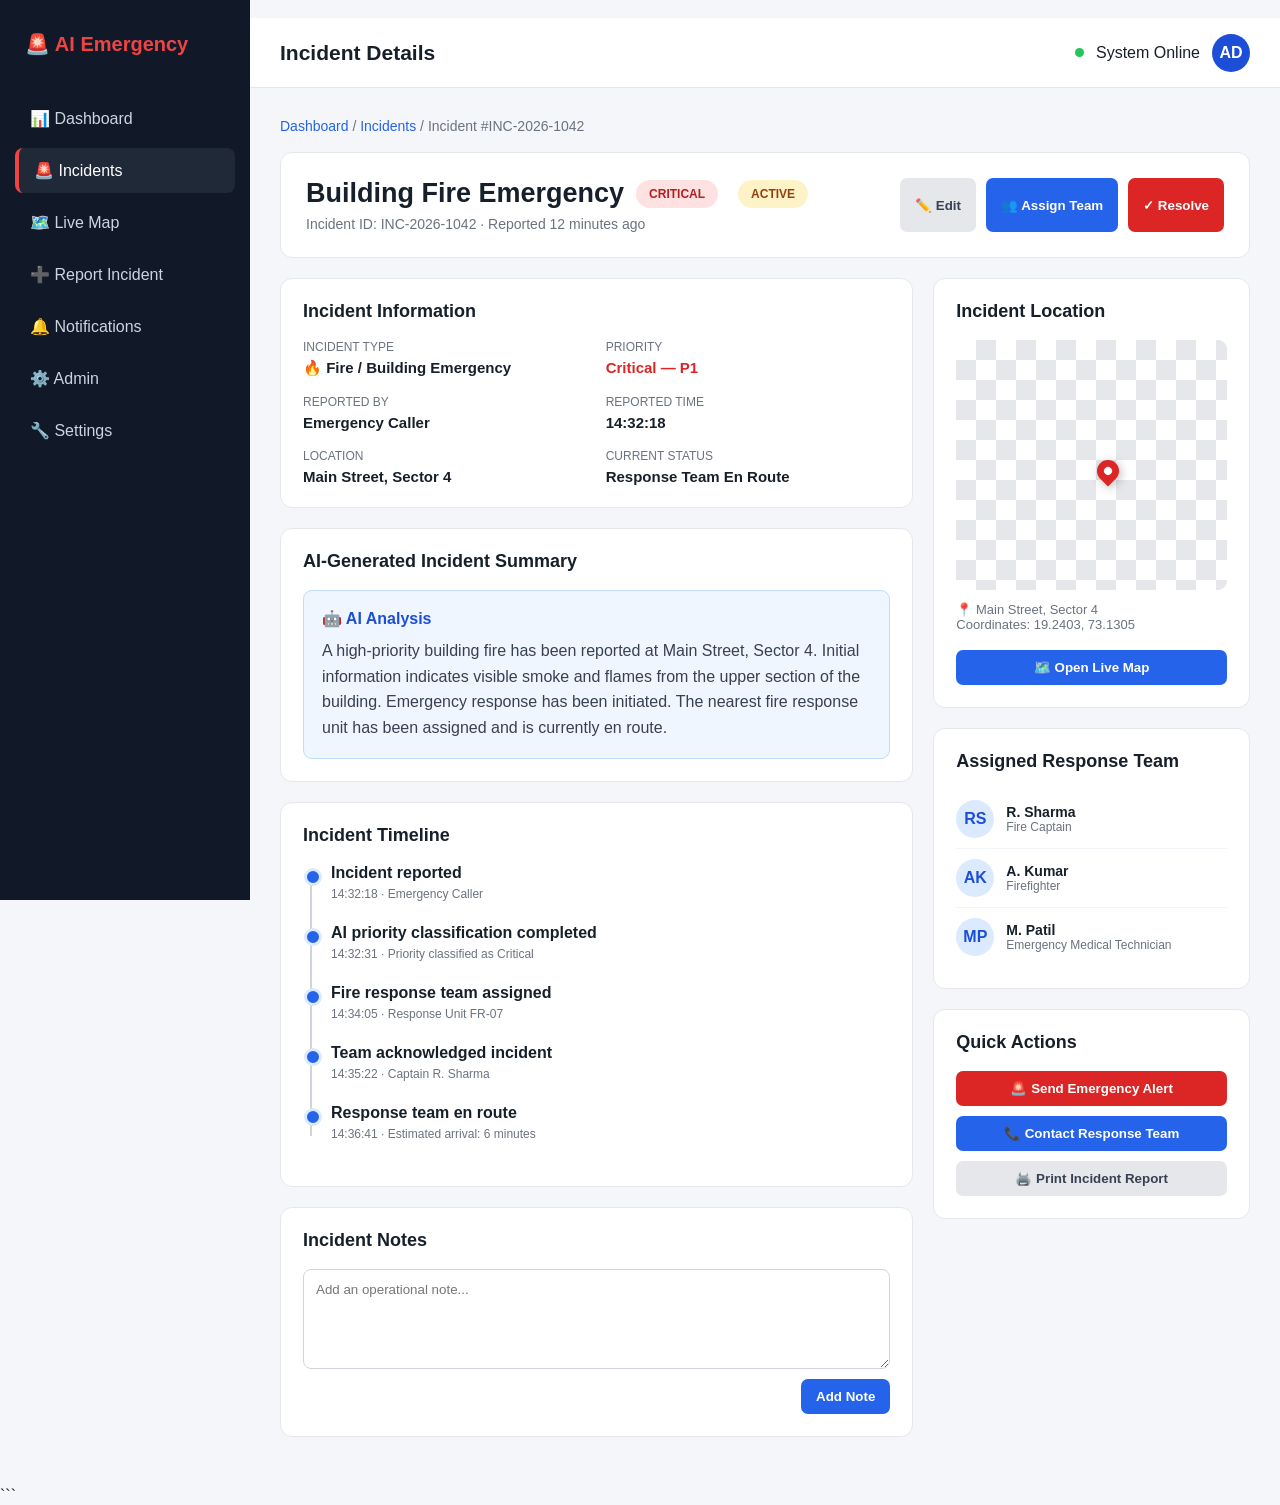
<file: incident-details.html>
```html
<!DOCTYPE html>
<html lang="en">
<head>
    <meta charset="UTF-8">
    <meta name="viewport" content="width=device-width, initial-scale=1.0">
    <title>Incident Details | AI Emergency Command Center</title>

    <style>
        * {
            margin: 0;
            padding: 0;
            box-sizing: border-box;
            font-family: Arial, Helvetica, sans-serif;
        }

        body {
            background: #f4f6f9;
            color: #17202a;
        }

        .layout {
            display: flex;
            min-height: 100vh;
        }

        /* Sidebar */
        .sidebar {
            width: 250px;
            background: #111827;
            color: white;
            padding: 22px 15px;
            position: fixed;
            top: 0;
            bottom: 0;
            left: 0;
        }

        .logo {
            font-size: 20px;
            font-weight: bold;
            padding: 10px;
            margin-bottom: 30px;
        }

        .logo span {
            color: #ef4444;
        }

        .nav a {
            display: block;
            text-decoration: none;
            color: #cbd5e1;
            padding: 13px 15px;
            border-radius: 8px;
            margin-bottom: 7px;
            transition: 0.2s;
        }

        .nav a:hover,
        .nav a.active {
            background: #1f2937;
            color: white;
        }

        .nav a.active {
            border-left: 4px solid #ef4444;
        }

        /* Main */
        .main {
            margin-left: 250px;
            width: calc(100% - 250px);
        }

        .topbar {
            height: 70px;
            background: white;
            border-bottom: 1px solid #e5e7eb;
            display: flex;
            justify-content: space-between;
            align-items: center;
            padding: 0 30px;
        }

        .topbar h2 {
            font-size: 21px;
        }

        .user-area {
            display: flex;
            align-items: center;
            gap: 12px;
        }

        .status-dot {
            width: 9px;
            height: 9px;
            background: #22c55e;
            border-radius: 50%;
        }

        .avatar {
            width: 38px;
            height: 38px;
            background: #1d4ed8;
            color: white;
            display: flex;
            justify-content: center;
            align-items: center;
            border-radius: 50%;
            font-weight: bold;
        }

        .content {
            padding: 30px;
        }

        .breadcrumb {
            color: #6b7280;
            font-size: 14px;
            margin-bottom: 18px;
        }

        .breadcrumb a {
            color: #2563eb;
            text-decoration: none;
        }

        /* Incident Header */
        .incident-header {
            background: white;
            border-radius: 12px;
            padding: 25px;
            border: 1px solid #e5e7eb;
            margin-bottom: 20px;
        }

        .header-top {
            display: flex;
            justify-content: space-between;
            gap: 20px;
        }

        .incident-title {
            display: flex;
            align-items: center;
            gap: 12px;
        }

        .incident-title h1 {
            font-size: 27px;
        }

        .incident-id {
            color: #6b7280;
            margin-top: 7px;
            font-size: 14px;
        }

        .priority {
            display: inline-block;
            padding: 7px 13px;
            border-radius: 20px;
            font-size: 12px;
            font-weight: bold;
            background: #fee2e2;
            color: #b91c1c;
        }

        .status {
            display: inline-block;
            padding: 7px 13px;
            border-radius: 20px;
            font-size: 12px;
            font-weight: bold;
            background: #fef3c7;
            color: #92400e;
            margin-left: 8px;
        }

        .header-actions {
            display: flex;
            gap: 10px;
        }

        button {
            border: none;
            cursor: pointer;
            border-radius: 7px;
            padding: 10px 15px;
            font-weight: 600;
        }

        .btn-primary {
            background: #2563eb;
            color: white;
        }

        .btn-danger {
            background: #dc2626;
            color: white;
        }

        .btn-secondary {
            background: #e5e7eb;
            color: #374151;
        }

        /* Grid */
        .details-grid {
            display: grid;
            grid-template-columns: 2fr 1fr;
            gap: 20px;
        }

        .card {
            background: white;
            border: 1px solid #e5e7eb;
            border-radius: 12px;
            padding: 22px;
            margin-bottom: 20px;
        }

        .card h3 {
            margin-bottom: 18px;
            font-size: 18px;
        }

        .info-grid {
            display: grid;
            grid-template-columns: repeat(2, 1fr);
            gap: 18px;
        }

        .info-item label {
            display: block;
            color: #6b7280;
            font-size: 12px;
            margin-bottom: 5px;
            text-transform: uppercase;
        }

        .info-item p {
            font-size: 15px;
            font-weight: 600;
        }

        /* AI Summary */
        .ai-summary {
            background: #eff6ff;
            border: 1px solid #bfdbfe;
            border-radius: 9px;
            padding: 18px;
        }

        .ai-title {
            display: flex;
            align-items: center;
            gap: 8px;
            font-weight: bold;
            color: #1d4ed8;
            margin-bottom: 10px;
        }

        .ai-summary p {
            line-height: 1.6;
            color: #374151;
        }

        /* Timeline */
        .timeline {
            position: relative;
            padding-left: 28px;
        }

        .timeline::before {
            content: "";
            position: absolute;
            left: 7px;
            top: 5px;
            bottom: 5px;
            width: 2px;
            background: #d1d5db;
        }

        .timeline-item {
            position: relative;
            margin-bottom: 23px;
        }

        .timeline-item::before {
            content: "";
            position: absolute;
            left: -27px;
            top: 4px;
            width: 12px;
            height: 12px;
            border-radius: 50%;
            background: #2563eb;
            border: 3px solid #dbeafe;
        }

        .timeline-item strong {
            display: block;
            margin-bottom: 5px;
        }

        .timeline-time {
            color: #6b7280;
            font-size: 12px;
        }

        /* Map */
        .map-box {
            height: 250px;
            background:
                linear-gradient(45deg, #e5e7eb 25%, transparent 25%),
                linear-gradient(-45deg, #e5e7eb 25%, transparent 25%),
                linear-gradient(45deg, transparent 75%, #e5e7eb 75%),
                linear-gradient(-45deg, transparent 75%, #e5e7eb 75%);
            background-size: 40px 40px;
            background-position: 0 0, 0 20px, 20px -20px, -20px 0;
            border-radius: 9px;
            position: relative;
            overflow: hidden;
        }

        .map-pin {
            position: absolute;
            top: 48%;
            left: 52%;
            width: 22px;
            height: 22px;
            background: #dc2626;
            border-radius: 50% 50% 50% 0;
            transform: rotate(-45deg);
            box-shadow: 0 3px 10px rgba(0,0,0,0.25);
        }

        .map-pin::after {
            content: "";
            width: 8px;
            height: 8px;
            background: white;
            position: absolute;
            top: 7px;
            left: 7px;
            border-radius: 50%;
        }

        .coordinates {
            margin-top: 12px;
            color: #6b7280;
            font-size: 13px;
        }

        /* Assigned Team */
        .team-member {
            display: flex;
            align-items: center;
            gap: 12px;
            padding: 10px 0;
            border-bottom: 1px solid #f1f5f9;
        }

        .team-member:last-child {
            border-bottom: none;
        }

        .team-avatar {
            width: 38px;
            height: 38px;
            border-radius: 50%;
            background: #dbeafe;
            color: #1d4ed8;
            display: flex;
            align-items: center;
            justify-content: center;
            font-weight: bold;
        }

        .team-info strong {
            display: block;
            font-size: 14px;
        }

        .team-info span {
            font-size: 12px;
            color: #6b7280;
        }

        /* Notes */
        textarea {
            width: 100%;
            min-height: 100px;
            border: 1px solid #d1d5db;
            border-radius: 8px;
            padding: 12px;
            resize: vertical;
            outline: none;
        }

        textarea:focus {
            border-color: #2563eb;
        }

        .note-actions {
            margin-top: 10px;
            text-align: right;
        }

        /* Responsive */
        @media (max-width: 1000px) {
            .details-grid {
                grid-template-columns: 1fr;
            }
        }

        @media (max-width: 750px) {
            .sidebar {
                width: 70px;
                padding: 15px 8px;
            }

            .logo {
                font-size: 0;
                text-align: center;
            }

            .logo span {
                font-size: 20px;
            }

            .nav a {
                font-size: 0;
                text-align: center;
            }

            .nav a::first-letter {
                font-size: 18px;
            }

            .main {
                margin-left: 70px;
                width: calc(100% - 70px);
            }

            .content {
                padding: 18px;
            }

            .header-top {
                flex-direction: column;
            }

            .header-actions {
                flex-wrap: wrap;
            }

            .info-grid {
                grid-template-columns: 1fr;
            }

            .topbar {
                padding: 0 15px;
            }
        }

        @media (max-width: 500px) {
            .incident-title h1 {
                font-size: 21px;
            }

            .header-actions button {
                flex: 1;
            }
        }
    </style>
</head>

<body>

<div class="layout">

    <!-- Sidebar -->
    <aside class="sidebar">
        <div class="logo">
            🚨 <span>AI Emergency</span>
        </div>

        <nav class="nav">
            <a href="dashboard.html">📊 Dashboard</a>
            <a href="incidents.html" class="active">🚨 Incidents</a>
            <a href="map.html">🗺️ Live Map</a>
            <a href="report-incident.html">➕ Report Incident</a>
            <a href="notifications.html">🔔 Notifications</a>
            <a href="admin.html">⚙️ Admin</a>
            <a href="settings.html">🔧 Settings</a>
        </nav>
    </aside>

    <!-- Main -->
    <main class="main">

        <header class="topbar">
            <h2>Incident Details</h2>

            <div class="user-area">
                <div class="status-dot"></div>
                <span>System Online</span>
                <div class="avatar">AD</div>
            </div>
        </header>

        <section class="content">

            <div class="breadcrumb">
                <a href="dashboard.html">Dashboard</a>
                /
                <a href="incidents.html">Incidents</a>
                /
                Incident #INC-2026-1042
            </div>

            <!-- Incident Header -->
            <div class="incident-header">

                <div class="header-top">

                    <div>
                        <div class="incident-title">
                            <h1>Building Fire Emergency</h1>

                            <span class="priority">CRITICAL</span>
                            <span class="status">ACTIVE</span>
                        </div>

                        <div class="incident-id">
                            Incident ID: INC-2026-1042 · Reported 12 minutes ago
                        </div>
                    </div>

                    <div class="header-actions">
                        <button class="btn-secondary" onclick="editIncident()">
                            ✏️ Edit
                        </button>

                        <button class="btn-primary" onclick="assignTeam()">
                            👥 Assign Team
                        </button>

                        <button class="btn-danger" onclick="resolveIncident()">
                            ✓ Resolve
                        </button>
                    </div>

                </div>

            </div>

            <div class="details-grid">

                <!-- Left Column -->
                <div>

                    <!-- Incident Information -->
                    <div class="card">
                        <h3>Incident Information</h3>

                        <div class="info-grid">

                            <div class="info-item">
                                <label>Incident Type</label>
                                <p>🔥 Fire / Building Emergency</p>
                            </div>

                            <div class="info-item">
                                <label>Priority</label>
                                <p style="color:#dc2626;">Critical — P1</p>
                            </div>

                            <div class="info-item">
                                <label>Reported By</label>
                                <p>Emergency Caller</p>
                            </div>

                            <div class="info-item">
                                <label>Reported Time</label>
                                <p>14:32:18</p>
                            </div>

                            <div class="info-item">
                                <label>Location</label>
                                <p>Main Street, Sector 4</p>
                            </div>

                            <div class="info-item">
                                <label>Current Status</label>
                                <p>Response Team En Route</p>
                            </div>

                        </div>
                    </div>

                    <!-- AI Summary -->
                    <div class="card">

                        <h3>AI-Generated Incident Summary</h3>

                        <div class="ai-summary">

                            <div class="ai-title">
                                🤖 AI Analysis
                            </div>

                            <p>
                                A high-priority building fire has been reported at
                                Main Street, Sector 4. Initial information indicates
                                visible smoke and flames from the upper section of
                                the building. Emergency response has been initiated.
                                The nearest fire response unit has been assigned and
                                is currently en route.
                            </p>

                        </div>

                    </div>

                    <!-- Timeline -->
                    <div class="card">

                        <h3>Incident Timeline</h3>

                        <div class="timeline">

                            <div class="timeline-item">
                                <strong>Incident reported</strong>
                                <span class="timeline-time">
                                    14:32:18 · Emergency Caller
                                </span>
                            </div>

                            <div class="timeline-item">
                                <strong>AI priority classification completed</strong>
                                <span class="timeline-time">
                                    14:32:31 · Priority classified as Critical
                                </span>
                            </div>

                            <div class="timeline-item">
                                <strong>Fire response team assigned</strong>
                                <span class="timeline-time">
                                    14:34:05 · Response Unit FR-07
                                </span>
                            </div>

                            <div class="timeline-item">
                                <strong>Team acknowledged incident</strong>
                                <span class="timeline-time">
                                    14:35:22 · Captain R. Sharma
                                </span>
                            </div>

                            <div class="timeline-item">
                                <strong>Response team en route</strong>
                                <span class="timeline-time">
                                    14:36:41 · Estimated arrival: 6 minutes
                                </span>
                            </div>

                        </div>

                    </div>

                    <!-- Notes -->
                    <div class="card">

                        <h3>Incident Notes</h3>

                        <textarea id="incidentNote"
                            placeholder="Add an operational note..."></textarea>

                        <div class="note-actions">
                            <button class="btn-primary" onclick="addNote()">
                                Add Note
                            </button>
                        </div>

                    </div>

                </div>

                <!-- Right Column -->
                <div>

                    <!-- Location -->
                    <div class="card">

                        <h3>Incident Location</h3>

                        <div class="map-box">
                            <div class="map-pin"></div>
                        </div>

                        <div class="coordinates">
                            📍 Main Street, Sector 4<br>
                            Coordinates: 19.2403, 73.1305
                        </div>

                        <br>

                        <button class="btn-primary"
                                style="width:100%;"
                                onclick="openMap()">
                            🗺️ Open Live Map
                        </button>

                    </div>

                    <!-- Assigned Team -->
                    <div class="card">

                        <h3>Assigned Response Team</h3>

                        <div class="team-member">

                            <div class="team-avatar">RS</div>

                            <div class="team-info">
                                <strong>R. Sharma</strong>
                                <span>Fire Captain</span>
                            </div>

                        </div>

                        <div class="team-member">

                            <div class="team-avatar">AK</div>

                            <div class="team-info">
                                <strong>A. Kumar</strong>
                                <span>Firefighter</span>
                            </div>

                        </div>

                        <div class="team-member">

                            <div class="team-avatar">MP</div>

                            <div class="team-info">
                                <strong>M. Patil</strong>
                                <span>Emergency Medical Technician</span>
                            </div>

                        </div>

                    </div>

                    <!-- Quick Actions -->
                    <div class="card">

                        <h3>Quick Actions</h3>

                        <button class="btn-danger"
                                style="width:100%; margin-bottom:10px;"
                                onclick="sendAlert()">
                            🚨 Send Emergency Alert
                        </button>

                        <button class="btn-primary"
                                style="width:100%; margin-bottom:10px;"
                                onclick="contactTeam()">
                            📞 Contact Response Team
                        </button>

                        <button class="btn-secondary"
                                style="width:100%;"
                                onclick="printIncident()">
                            🖨️ Print Incident Report
                        </button>

                    </div>

                </div>

            </div>

        </section>

    </main>

</div>

<script>

    function editIncident() {
        alert("Incident editing mode enabled.");
    }

    function assignTeam() {
        alert("Response team assignment panel opened.");
    }

    function resolveIncident() {

        const confirmation = confirm(
            "Are you sure you want to mark this incident as resolved?"
        );

        if (confirmation) {

            document.querySelector(".status").textContent = "RESOLVED";
            document.querySelector(".status").style.background = "#dcfce7";
            document.querySelector(".status").style.color = "#166534";

            alert("Incident marked as resolved.");
        }
    }

    function openMap() {
        window.location.href = "map.html";
    }

    function sendAlert() {
        alert("Emergency alert sent to assigned response teams.");
    }

    function contactTeam() {
        alert("Connecting to the assigned response team...");
    }

    function printIncident() {
        window.print();
    }

    function addNote() {

        const note = document.getElementById("incidentNote").value.trim();

        if (!note) {
            alert("Please enter a note first.");
            return;
        }

        alert("Incident note added successfully.");

        document.getElementById("incidentNote").value = "";
    }

</script>

</body>
</html>
```
</file>
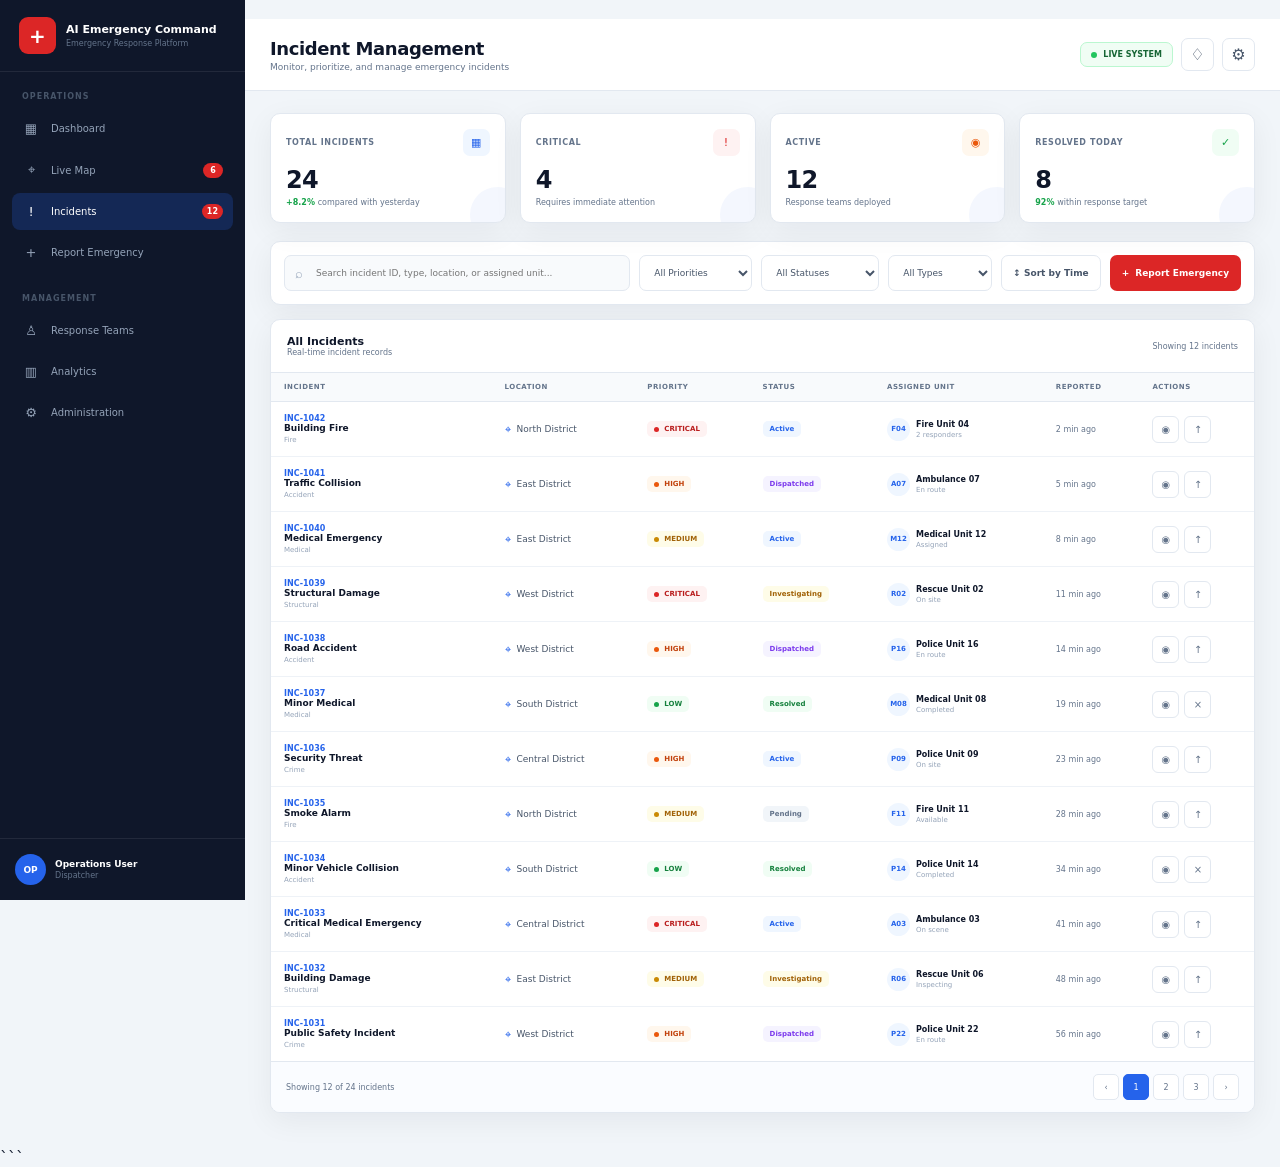
<file: incidents.html>
```html
<!DOCTYPE html>
<html lang="en">
<head>
    <meta charset="UTF-8">
    <meta name="viewport" content="width=device-width, initial-scale=1.0">

    <meta
        name="description"
        content="AI Emergency Command Center incident management dashboard."
    >

    <title>Incidents | AI Emergency Command Center</title>

    <style>
        /* =========================================================
           RESET
        ========================================================= */

        * {
            margin: 0;
            padding: 0;
            box-sizing: border-box;
        }

        :root {
            --navy: #0f172a;
            --navy-light: #1e293b;

            --blue: #2563eb;
            --blue-dark: #1d4ed8;

            --red: #dc2626;
            --red-bg: #fef2f2;

            --orange: #ea580c;
            --orange-bg: #fff7ed;

            --yellow: #ca8a04;
            --yellow-bg: #fefce8;

            --green: #16a34a;
            --green-bg: #f0fdf4;

            --purple: #7c3aed;
            --purple-bg: #f5f3ff;

            --white: #ffffff;
            --background: #f1f5f9;

            --border: #e2e8f0;

            --text: #172033;
            --muted: #64748b;
            --muted-light: #94a3b8;

            --sidebar-width: 245px;

            --shadow:
                0 8px 30px rgba(15, 23, 42, .06);
        }

        html {
            scroll-behavior: smooth;
        }

        body {
            min-height: 100vh;

            font-family:
                Inter,
                ui-sans-serif,
                system-ui,
                -apple-system,
                BlinkMacSystemFont,
                "Segoe UI",
                sans-serif;

            background: var(--background);
            color: var(--text);
        }

        a {
            color: inherit;
            text-decoration: none;
        }

        button,
        input,
        select {
            font: inherit;
        }

        button {
            cursor: pointer;
        }

        /* =========================================================
           APP
        ========================================================= */

        .app {
            min-height: 100vh;
            display: flex;
        }

        /* =========================================================
           SIDEBAR
        ========================================================= */

        .sidebar {
            position: fixed;

            top: 0;
            bottom: 0;
            left: 0;

            width: var(--sidebar-width);

            background: var(--navy);
            color: white;

            display: flex;
            flex-direction: column;

            z-index: 100;
        }

        .brand {
            height: 72px;

            display: flex;
            align-items: center;

            gap: 10px;

            padding: 0 19px;

            border-bottom:
                1px solid rgba(255,255,255,.08);
        }

        .brand-icon {
            width: 37px;
            height: 37px;

            display: grid;
            place-items: center;

            border-radius: 9px;

            background: var(--red);

            color: white;

            font-size: 20px;
            font-weight: 900;
        }

        .brand-text strong {
            display: block;

            color: white;

            font-size: 11px;
            line-height: 1.2;
        }

        .brand-text span {
            display: block;

            margin-top: 3px;

            color: #64748b;

            font-size: 8px;
        }

        .nav {
            flex: 1;

            padding: 20px 12px;

            overflow-y: auto;
        }

        .nav-label {
            padding:
                0 10px 9px;

            color: #475569;

            font-size: 8px;
            font-weight: 800;

            text-transform: uppercase;

            letter-spacing: 1px;
        }

        .nav-item {
            display: flex;
            align-items: center;

            gap: 11px;

            width: 100%;

            padding: 11px 10px;

            margin-bottom: 4px;

            border-radius: 8px;

            color: #94a3b8;

            font-size: 10px;

            transition: .2s;
        }

        .nav-item:hover {
            background:
                rgba(255,255,255,.05);

            color: white;
        }

        .nav-item.active {
            color: white;

            background:
                rgba(37,99,235,.22);
        }

        .nav-icon {
            width: 18px;

            text-align: center;

            font-size: 13px;
        }

        .nav-badge {
            margin-left: auto;

            min-width: 20px;

            padding: 3px 5px;

            border-radius: 20px;

            background: var(--red);

            color: white;

            font-size: 8px;

            text-align: center;

            font-weight: 800;
        }

        .sidebar-footer {
            padding: 15px;

            border-top:
                1px solid rgba(255,255,255,.08);
        }

        .operator {
            display: flex;
            align-items: center;

            gap: 9px;
        }

        .avatar {
            width: 31px;
            height: 31px;

            display: grid;
            place-items: center;

            border-radius: 50%;

            background: var(--blue);

            color: white;

            font-size: 9px;
            font-weight: 800;
        }

        .operator-info strong {
            display: block;

            color: white;

            font-size: 9px;
        }

        .operator-info span {
            display: block;

            margin-top: 2px;

            color: #64748b;

            font-size: 8px;
        }

        /* =========================================================
           MAIN
        ========================================================= */

        .main {
            width: calc(100% - var(--sidebar-width));

            margin-left: var(--sidebar-width);

            min-width: 0;
        }

        /* =========================================================
           TOPBAR
        ========================================================= */

        .topbar {
            height: 72px;

            background: white;

            border-bottom:
                1px solid var(--border);

            padding:
                0 25px;

            display: flex;
            align-items: center;
            justify-content: space-between;

            position: sticky;
            top: 0;

            z-index: 50;
        }

        .topbar-left {
            display: flex;
            align-items: center;

            gap: 12px;
        }

        .mobile-menu {
            display: none;

            width: 33px;
            height: 33px;

            background: white;

            border:
                1px solid var(--border);

            border-radius: 7px;
        }

        .page-title h1 {
            font-size: 18px;

            color: var(--navy);

            letter-spacing: -.4px;
        }

        .page-title p {
            margin-top: 3px;

            color: var(--muted);

            font-size: 9px;
        }

        .top-actions {
            display: flex;
            align-items: center;

            gap: 8px;
        }

        .live-status {
            display: flex;
            align-items: center;

            gap: 6px;

            padding:
                7px 10px;

            background: var(--green-bg);

            border:
                1px solid #bbf7d0;

            border-radius: 7px;

            color: #166534;

            font-size: 8px;
            font-weight: 800;
        }

        .live-dot {
            width: 6px;
            height: 6px;

            border-radius: 50%;

            background: #22c55e;

            animation:
                livePulse 1.5s infinite;
        }

        @keyframes livePulse {

            0%,100% {
                opacity: 1;
            }

            50% {
                opacity: .35;
            }
        }

        .icon-button {
            width: 33px;
            height: 33px;

            border:
                1px solid var(--border);

            background: white;

            border-radius: 7px;

            color: #475569;
        }

        /* =========================================================
           PAGE CONTENT
        ========================================================= */

        .content {
            padding: 22px 25px 35px;
        }

        /* =========================================================
           SUMMARY CARDS
        ========================================================= */

        .summary-grid {
            display: grid;

            grid-template-columns:
                repeat(4, 1fr);

            gap: 14px;

            margin-bottom: 18px;
        }

        .summary-card {
            background: white;

            border:
                1px solid var(--border);

            border-radius: 10px;

            padding: 15px;

            box-shadow: var(--shadow);

            position: relative;

            overflow: hidden;
        }

        .summary-card::after {
            content: "";

            position: absolute;

            width: 55px;
            height: 55px;

            right: -20px;
            bottom: -20px;

            border-radius: 50%;

            background: rgba(37,99,235,.05);
        }

        .summary-top {
            display: flex;
            align-items: center;
            justify-content: space-between;
        }

        .summary-label {
            color: var(--muted);

            font-size: 8px;

            text-transform: uppercase;

            font-weight: 800;

            letter-spacing: .6px;
        }

        .summary-icon {
            width: 27px;
            height: 27px;

            display: grid;
            place-items: center;

            border-radius: 7px;

            font-size: 11px;
        }

        .summary-card.total
        .summary-icon {
            background: #eff6ff;
            color: var(--blue);
        }

        .summary-card.critical
        .summary-icon {
            background: var(--red-bg);
            color: var(--red);
        }

        .summary-card.active
        .summary-icon {
            background: var(--orange-bg);
            color: var(--orange);
        }

        .summary-card.resolved
        .summary-icon {
            background: var(--green-bg);
            color: var(--green);
        }

        .summary-value {
            margin-top: 10px;

            font-size: 24px;

            color: var(--navy);

            font-weight: 800;

            letter-spacing: -.8px;
        }

        .summary-change {
            margin-top: 4px;

            font-size: 8px;

            color: var(--muted);
        }

        .summary-change strong {
            color: var(--green);
        }

        /* =========================================================
           TOOLBAR
        ========================================================= */

        .toolbar {
            background: white;

            border:
                1px solid var(--border);

            border-radius: 10px;

            padding: 13px;

            margin-bottom: 14px;

            display: flex;

            align-items: center;

            gap: 9px;

            box-shadow: var(--shadow);

            flex-wrap: wrap;
        }

        .search-wrapper {
            position: relative;

            flex: 1;

            min-width: 220px;
        }

        .search-icon {
            position: absolute;

            left: 11px;
            top: 50%;

            transform:
                translateY(-50%);

            color: #94a3b8;

            font-size: 13px;
        }

        .search-input {
            width: 100%;

            height: 36px;

            padding:
                0 12px 0 31px;

            border:
                1px solid var(--border);

            border-radius: 7px;

            outline: none;

            color: var(--text);

            background: #f8fafc;

            font-size: 9px;
        }

        .search-input:focus {
            background: white;

            border-color:
                #93c5fd;

            box-shadow:
                0 0 0 3px
                rgba(37,99,235,.08);
        }

        .filter-select {
            height: 36px;

            padding:
                0 27px 0 10px;

            border:
                1px solid var(--border);

            border-radius: 7px;

            background: white;

            color: #475569;

            outline: none;

            font-size: 9px;
        }

        .filter-select:focus {
            border-color: #93c5fd;
        }

        .sort-button {
            height: 36px;

            padding:
                0 11px;

            border:
                1px solid var(--border);

            border-radius: 7px;

            background: white;

            color: #475569;

            font-size: 9px;

            font-weight: 700;
        }

        .sort-button:hover {
            background: #f8fafc;
        }

        .report-button {
            height: 36px;

            display: flex;
            align-items: center;

            gap: 6px;

            padding:
                0 12px;

            border: none;

            border-radius: 7px;

            background: var(--red);

            color: white;

            font-size: 9px;

            font-weight: 800;
        }

        .report-button:hover {
            background: #b91c1c;
        }

        /* =========================================================
           TABLE CONTAINER
        ========================================================= */

        .table-container {
            background: white;

            border:
                1px solid var(--border);

            border-radius: 10px;

            overflow: hidden;

            box-shadow: var(--shadow);
        }

        .table-header {
            padding:
                15px 16px;

            display: flex;

            justify-content: space-between;
            align-items: center;

            border-bottom:
                1px solid var(--border);
        }

        .table-header h2 {
            color: var(--navy);

            font-size: 11px;
        }

        .table-header p {
            color: var(--muted);

            font-size: 8px;
        }

        .table-wrapper {
            overflow-x: auto;
        }

        table {
            width: 100%;

            min-width: 920px;

            border-collapse: collapse;
        }

        thead {
            background: #f8fafc;
        }

        th {
            padding:
                10px 13px;

            color: #64748b;

            font-size: 7px;

            text-align: left;

            text-transform: uppercase;

            letter-spacing: .5px;

            font-weight: 800;

            border-bottom:
                1px solid var(--border);

            white-space: nowrap;
        }

        td {
            padding:
                12px 13px;

            border-bottom:
                1px solid #eef2f7;

            font-size: 9px;

            color: #475569;

            vertical-align: middle;
        }

        tbody tr {
            transition: .15s;
        }

        tbody tr:hover {
            background: #f8fafc;
        }

        tbody tr:last-child td {
            border-bottom: none;
        }

        .incident-id {
            color: var(--blue);

            font-weight: 800;

            font-size: 8px;
        }

        .incident-name {
            color: var(--navy);

            font-weight: 800;

            font-size: 9px;
        }

        .incident-type {
            margin-top: 3px;

            color: #94a3b8;

            font-size: 7px;
        }

        .location-cell {
            display: flex;
            align-items: center;

            gap: 6px;
        }

        .location-icon {
            color: var(--blue);

            font-size: 11px;
        }

        .priority {
            display: inline-flex;

            align-items: center;

            gap: 5px;

            padding:
                4px 7px;

            border-radius: 5px;

            font-size: 7px;

            text-transform: uppercase;

            font-weight: 800;
        }

        .priority-dot {
            width: 5px;
            height: 5px;

            border-radius: 50%;
        }

        .priority.critical {
            color: #b91c1c;

            background: var(--red-bg);
        }

        .priority.critical
        .priority-dot {
            background: var(--red);
        }

        .priority.high {
            color: #c2410c;

            background: var(--orange-bg);
        }

        .priority.high
        .priority-dot {
            background: var(--orange);
        }

        .priority.medium {
            color: #a16207;

            background: var(--yellow-bg);
        }

        .priority.medium
        .priority-dot {
            background: var(--yellow);
        }

        .priority.low {
            color: #15803d;

            background: var(--green-bg);
        }

        .priority.low
        .priority-dot {
            background: var(--green);
        }

        .status {
            display: inline-flex;

            padding:
                4px 7px;

            border-radius: 5px;

            font-size: 7px;

            font-weight: 800;
        }

        .status.active {
            background: #eff6ff;
            color: var(--blue);
        }

        .status.dispatched {
            background: var(--purple-bg);
            color: var(--purple);
        }

        .status.investigating {
            background: var(--yellow-bg);
            color: #a16207;
        }

        .status.resolved {
            background: var(--green-bg);
            color: #15803d;
        }

        .status.pending {
            background: #f1f5f9;
            color: #64748b;
        }

        .unit {
            display: flex;
            align-items: center;
            gap: 6px;
        }

        .unit-avatar {
            width: 23px;
            height: 23px;

            display: grid;
            place-items: center;

            border-radius: 50%;

            background: #eff6ff;

            color: var(--blue);

            font-size: 7px;

            font-weight: 800;
        }

        .unit-text strong {
            display: block;

            color: var(--navy);

            font-size: 8px;
        }

        .unit-text span {
            display: block;

            margin-top: 2px;

            color: #94a3b8;

            font-size: 7px;
        }

        .time-cell {
            white-space: nowrap;

            color: #64748b;

            font-size: 8px;
        }

        .action-buttons {
            display: flex;

            gap: 5px;
        }

        .action-button {
            width: 27px;
            height: 27px;

            display: grid;
            place-items: center;

            background: white;

            border:
                1px solid var(--border);

            border-radius: 6px;

            color: #64748b;

            font-size: 10px;
        }

        .action-button:hover {
            background: #f8fafc;

            color: var(--blue);

            border-color:
                #bfdbfe;
        }

        .action-button.danger:hover {
            color: var(--red);

            border-color:
                #fecaca;

            background:
                #fef2f2;
        }

        /* =========================================================
           EMPTY STATE
        ========================================================= */

        .empty-state {
            display: none;

            padding: 55px 20px;

            text-align: center;
        }

        .empty-icon {
            width: 50px;
            height: 50px;

            display: grid;
            place-items: center;

            margin:
                0 auto 12px;

            background: #f1f5f9;

            color: #94a3b8;

            border-radius: 50%;

            font-size: 18px;
        }

        .empty-state h3 {
            color: var(--navy);

            font-size: 12px;
        }

        .empty-state p {
            margin-top: 5px;

            color: var(--muted);

            font-size: 9px;
        }

        /* =========================================================
           PAGINATION
        ========================================================= */

        .table-footer {
            padding:
                12px 15px;

            display: flex;

            align-items: center;

            justify-content: space-between;

            border-top:
                1px solid var(--border);

            background: #fafcff;
        }

        .showing {
            color: var(--muted);

            font-size: 8px;
        }

        .pagination {
            display: flex;

            gap: 4px;
        }

        .page-button {
            min-width: 26px;
            height: 26px;

            display: grid;
            place-items: center;

            border:
                1px solid var(--border);

            border-radius: 5px;

            background: white;

            color: #64748b;

            font-size: 8px;
        }

        .page-button.active {
            background: var(--blue);

            border-color:
                var(--blue);

            color: white;
        }

        /* =========================================================
           MODAL
        ========================================================= */

        .modal-overlay {
            position: fixed;

            inset: 0;

            background:
                rgba(15,23,42,.48);

            display: none;

            align-items: center;
            justify-content: center;

            padding: 20px;

            z-index: 200;
        }

        .modal-overlay.show {
            display: flex;
        }

        .modal {
            width: 100%;

            max-width: 650px;

            max-height: 90vh;

            overflow-y: auto;

            background: white;

            border-radius: 13px;

            box-shadow:
                0 30px 80px
                rgba(15,23,42,.25);
        }

        .modal-header {
            padding:
                17px 19px;

            display: flex;

            align-items: center;
            justify-content: space-between;

            border-bottom:
                1px solid var(--border);
        }

        .modal-title {
            display: flex;

            align-items: center;

            gap: 9px;
        }

        .modal-title h2 {
            font-size: 14px;

            color: var(--navy);
        }

        .modal-title span {
            font-size: 8px;

            color: var(--muted);
        }

        .modal-close {
            width: 28px;
            height: 28px;

            border:
                1px solid var(--border);

            background: white;

            border-radius: 6px;

            color: #64748b;

            font-size: 16px;
        }

        .modal-body {
            padding: 19px;
        }

        .detail-grid {
            display: grid;

            grid-template-columns:
                repeat(2, 1fr);

            gap: 10px;
        }

        .detail-item {
            padding: 11px;

            background: #f8fafc;

            border-radius: 7px;
        }

        .detail-item label {
            display: block;

            color: #94a3b8;

            font-size: 7px;

            text-transform: uppercase;

            letter-spacing: .5px;

            font-weight: 800;
        }

        .detail-item strong {
            display: block;

            margin-top: 4px;

            color: var(--navy);

            font-size: 9px;
        }

        .ai-box {
            margin-top: 13px;

            padding: 13px;

            border:
                1px solid #dbeafe;

            background: #eff6ff;

            border-radius: 8px;
        }

        .ai-header {
            color: var(--blue);

            font-size: 8px;

            font-weight: 800;

            text-transform: uppercase;
        }

        .ai-box p {
            margin-top: 6px;

            color: #475569;

            font-size: 9px;

            line-height: 1.6;
        }

        .modal-actions {
            margin-top: 16px;

            display: flex;

            justify-content: flex-end;

            gap: 7px;
        }

        .modal-button {
            height: 34px;

            padding:
                0 12px;

            border-radius: 6px;

            font-size: 8px;

            font-weight: 800;
        }

        .modal-button.secondary {
            border:
                1px solid var(--border);

            background: white;

            color: #475569;
        }

        .modal-button.primary {
            border:
                1px solid var(--blue);

            background: var(--blue);

            color: white;
        }

        /* =========================================================
           TOAST
        ========================================================= */

        .toast {
            position: fixed;

            right: 22px;
            bottom: 22px;

            max-width: 320px;

            padding:
                11px 14px;

            background: var(--navy);

            color: white;

            border-radius: 8px;

            box-shadow:
                0 10px 30px
                rgba(15,23,42,.2);

            font-size: 9px;

            transform:
                translateY(100px);

            opacity: 0;

            pointer-events: none;

            transition: .25s;

            z-index: 300;
        }

        .toast.show {
            transform:
                translateY(0);

            opacity: 1;
        }

        /* =========================================================
           RESPONSIVE
        ========================================================= */

        @media (max-width: 1100px) {

            .summary-grid {
                grid-template-columns:
                    repeat(2, 1fr);
            }

        }

        @media (max-width: 850px) {

            .sidebar {
                width: 72px;
            }

            .main {
                width: calc(100% - 72px);

                margin-left: 72px;
            }

            .brand {
                justify-content: center;

                padding: 0;
            }

            .brand-text,
            .nav-label,
            .nav-item span:not(.nav-icon),
            .operator-info {
                display: none;
            }

            .nav-item {
                justify-content: center;
            }

            .nav-badge {
                display: none;
            }

            .sidebar-footer {
                display: flex;

                justify-content: center;
            }

        }

        @media (max-width: 650px) {

            .sidebar {
                display: none;
            }

            .main {
                width: 100%;

                margin-left: 0;
            }

            .topbar {
                padding:
                    0 14px;
            }

            .mobile-menu {
                display: grid;

                place-items: center;
            }

            .live-status {
                display: none;
            }

            .content {
                padding:
                    15px 13px 30px;
            }

            .summary-grid {
                grid-template-columns: 1fr 1fr;

                gap: 9px;
            }

            .summary-card {
                padding: 12px;
            }

            .summary-value {
                font-size: 20px;
            }

            .toolbar {
                align-items: stretch;
            }

            .search-wrapper {
                min-width: 100%;
            }

            .filter-select {
                flex: 1;
            }

            .sort-button {
                flex: 1;
            }

            .report-button {
                width: 100%;

                justify-content: center;
            }

            .table-footer {
                flex-direction: column;

                gap: 10px;
            }

        }

        @media (max-width: 430px) {

            .summary-grid {
                grid-template-columns: 1fr;
            }

            .page-title p {
                display: none;
            }

            .detail-grid {
                grid-template-columns: 1fr;
            }

            .modal-actions {
                flex-direction: column;
            }

            .modal-button {
                width: 100%;
            }

        }

    </style>
</head>

<body>

<div class="app">

    <!-- =========================================================
         SIDEBAR
    ========================================================= -->

    <aside class="sidebar">

        <a href="index.html" class="brand">

            <div class="brand-icon">
                +
            </div>

            <div class="brand-text">

                <strong>
                    AI Emergency Command
                </strong>

                <span>
                    Emergency Response Platform
                </span>

            </div>

        </a>


        <nav class="nav">

            <div class="nav-label">
                Operations
            </div>

            <a
                href="dashboard.html"
                class="nav-item">

                <span class="nav-icon">
                    ▦
                </span>

                <span>
                    Dashboard
                </span>

            </a>


            <a
                href="map.html"
                class="nav-item">

                <span class="nav-icon">
                    ⌖
                </span>

                <span>
                    Live Map
                </span>

                <span class="nav-badge">
                    6
                </span>

            </a>


            <a
                href="incidents.html"
                class="nav-item active">

                <span class="nav-icon">
                    !
                </span>

                <span>
                    Incidents
                </span>

                <span class="nav-badge">
                    12
                </span>

            </a>


            <a
                href="report.html"
                class="nav-item">

                <span class="nav-icon">
                    +
                </span>

                <span>
                    Report Emergency
                </span>

            </a>


            <br>


            <div class="nav-label">
                Management
            </div>


            <a
                href="teams.html"
                class="nav-item">

                <span class="nav-icon">
                    ♙
                </span>

                <span>
                    Response Teams
                </span>

            </a>


            <a
                href="analytics.html"
                class="nav-item">

                <span class="nav-icon">
                    ▥
                </span>

                <span>
                    Analytics
                </span>

            </a>


            <a
                href="admin.html"
                class="nav-item">

                <span class="nav-icon">
                    ⚙
                </span>

                <span>
                    Administration
                </span>

            </a>

        </nav>


        <div class="sidebar-footer">

            <div class="operator">

                <div class="avatar">
                    OP
                </div>

                <div class="operator-info">

                    <strong>
                        Operations User
                    </strong>

                    <span>
                        Dispatcher
                    </span>

                </div>

            </div>

        </div>

    </aside>


    <!-- =========================================================
         MAIN
    ========================================================= -->

    <main class="main">


        <!-- TOPBAR -->

        <header class="topbar">

            <div class="topbar-left">

                <button
                    class="mobile-menu"
                    onclick="showToast('Mobile navigation opened')">

                    ☰

                </button>


                <div class="page-title">

                    <h1>
                        Incident Management
                    </h1>

                    <p>
                        Monitor, prioritize, and manage emergency incidents
                    </p>

                </div>

            </div>


            <div class="top-actions">

                <div class="live-status">

                    <span class="live-dot"></span>

                    LIVE SYSTEM

                </div>


                <button
                    class="icon-button"
                    title="Notifications">

                    ♢

                </button>


                <button
                    class="icon-button"
                    title="Settings">

                    ⚙

                </button>

            </div>

        </header>


        <!-- =====================================================
             CONTENT
        ===================================================== -->

        <div class="content">


            <!-- SUMMARY -->

            <section class="summary-grid">


                <div class="summary-card total">

                    <div class="summary-top">

                        <span class="summary-label">
                            Total Incidents
                        </span>

                        <div class="summary-icon">
                            ▦
                        </div>

                    </div>

                    <div
                        class="summary-value"
                        id="totalCount">

                        24

                    </div>

                    <div class="summary-change">

                        <strong>
                            +8.2%
                        </strong>

                        compared with yesterday

                    </div>

                </div>


                <div class="summary-card critical">

                    <div class="summary-top">

                        <span class="summary-label">
                            Critical
                        </span>

                        <div class="summary-icon">
                            !
                        </div>

                    </div>

                    <div
                        class="summary-value"
                        id="criticalCount">

                        4

                    </div>

                    <div class="summary-change">

                        Requires immediate attention

                    </div>

                </div>


                <div class="summary-card active">

                    <div class="summary-top">

                        <span class="summary-label">
                            Active
                        </span>

                        <div class="summary-icon">
                            ◉
                        </div>

                    </div>

                    <div
                        class="summary-value"
                        id="activeCount">

                        12

                    </div>

                    <div class="summary-change">

                        Response teams deployed

                    </div>

                </div>


                <div class="summary-card resolved">

                    <div class="summary-top">

                        <span class="summary-label">
                            Resolved Today
                        </span>

                        <div class="summary-icon">
                            ✓
                        </div>

                    </div>

                    <div
                        class="summary-value">

                        8

                    </div>

                    <div class="summary-change">

                        <strong>
                            92%
                        </strong>

                        within response target

                    </div>

                </div>

            </section>


            <!-- =================================================
                 TOOLBAR
            ================================================= -->

            <section class="toolbar">


                <div class="search-wrapper">

                    <span class="search-icon">
                        ⌕
                    </span>

                    <input
                        type="text"
                        class="search-input"
                        id="searchInput"
                        placeholder="Search incident ID, type, location, or assigned unit..."
                        oninput="filterIncidents()">

                </div>


                <select
                    class="filter-select"
                    id="priorityFilter"
                    onchange="filterIncidents()">

                    <option value="all">
                        All Priorities
                    </option>

                    <option value="critical">
                        Critical
                    </option>

                    <option value="high">
                        High
                    </option>

                    <option value="medium">
                        Medium
                    </option>

                    <option value="low">
                        Low
                    </option>

                </select>


                <select
                    class="filter-select"
                    id="statusFilter"
                    onchange="filterIncidents()">

                    <option value="all">
                        All Statuses
                    </option>

                    <option value="active">
                        Active
                    </option>

                    <option value="dispatched">
                        Dispatched
                    </option>

                    <option value="investigating">
                        Investigating
                    </option>

                    <option value="resolved">
                        Resolved
                    </option>

                    <option value="pending">
                        Pending
                    </option>

                </select>


                <select
                    class="filter-select"
                    id="typeFilter"
                    onchange="filterIncidents()">

                    <option value="all">
                        All Types
                    </option>

                    <option value="Fire">
                        Fire
                    </option>

                    <option value="Medical">
                        Medical
                    </option>

                    <option value="Accident">
                        Accident
                    </option>

                    <option value="Crime">
                        Crime
                    </option>

                    <option value="Structural">
                        Structural
                    </option>

                </select>


                <button
                    class="sort-button"
                    onclick="sortIncidents()">

                    ↕ Sort by Time

                </button>


                <a
                    href="report.html"
                    class="report-button">

                    <span>
                        +
                    </span>

                    Report Emergency

                </a>

            </section>


            <!-- =================================================
                 INCIDENT TABLE
            ================================================= -->

            <section class="table-container">


                <div class="table-header">

                    <div>

                        <h2>
                            All Incidents
                        </h2>

                        <p>
                            Real-time incident records
                        </p>

                    </div>


                    <p id="resultCount">
                        Showing 12 incidents
                    </p>

                </div>


                <div class="table-wrapper">

                    <table>

                        <thead>

                            <tr>

                                <th>
                                    Incident
                                </th>

                                <th>
                                    Location
                                </th>

                                <th>
                                    Priority
                                </th>

                                <th>
                                    Status
                                </th>

                                <th>
                                    Assigned Unit
                                </th>

                                <th>
                                    Reported
                                </th>

                                <th>
                                    Actions
                                </th>

                            </tr>

                        </thead>


                        <tbody id="incidentTable">


                            <!-- ROW 1 -->

                            <tr
                                data-priority="critical"
                                data-status="active"
                                data-type="Fire"
                                data-search="INC-1042 building fire north district fire unit 04">

                                <td>

                                    <span class="incident-id">
                                        INC-1042
                                    </span>

                                    <div class="incident-name">
                                        Building Fire
                                    </div>

                                    <div class="incident-type">
                                        Fire
                                    </div>

                                </td>


                                <td>

                                    <div class="location-cell">

                                        <span class="location-icon">
                                            ⌖
                                        </span>

                                        North District

                                    </div>

                                </td>


                                <td>

                                    <span class="priority critical">

                                        <span class="priority-dot"></span>

                                        Critical

                                    </span>

                                </td>


                                <td>

                                    <span class="status active">
                                        Active
                                    </span>

                                </td>


                                <td>

                                    <div class="unit">

                                        <div class="unit-avatar">
                                            F04
                                        </div>

                                        <div class="unit-text">

                                            <strong>
                                                Fire Unit 04
                                            </strong>

                                            <span>
                                                2 responders
                                            </span>

                                        </div>

                                    </div>

                                </td>


                                <td>

                                    <span class="time-cell">
                                        2 min ago
                                    </span>

                                </td>


                                <td>

                                    <div class="action-buttons">

                                        <button
                                            class="action-button"
                                            onclick="viewIncident('INC-1042')"
                                            title="View">

                                            ◉

                                        </button>

                                        <button
                                            class="action-button danger"
                                            onclick="escalateIncident('INC-1042')"
                                            title="Escalate">

                                            ↑

                                        </button>

                                    </div>

                                </td>

                            </tr>


                            <!-- ROW 2 -->

                            <tr
                                data-priority="high"
                                data-status="dispatched"
                                data-type="Accident"
                                data-search="INC-1041 traffic collision east district ambulance">

                                <td>

                                    <span class="incident-id">
                                        INC-1041
                                    </span>

                                    <div class="incident-name">
                                        Traffic Collision
                                    </div>

                                    <div class="incident-type">
                                        Accident
                                    </div>

                                </td>


                                <td>

                                    <div class="location-cell">

                                        <span class="location-icon">
                                            ⌖
                                        </span>

                                        East District

                                    </div>

                                </td>


                                <td>

                                    <span class="priority high">

                                        <span class="priority-dot"></span>

                                        High

                                    </span>

                                </td>


                                <td>

                                    <span class="status dispatched">
                                        Dispatched
                                    </span>

                                </td>


                                <td>

                                    <div class="unit">

                                        <div class="unit-avatar">
                                            A07
                                        </div>

                                        <div class="unit-text">

                                            <strong>
                                                Ambulance 07
                                            </strong>

                                            <span>
                                                En route
                                            </span>

                                        </div>

                                    </div>

                                </td>


                                <td>

                                    <span class="time-cell">
                                        5 min ago
                                    </span>

                                </td>


                                <td>

                                    <div class="action-buttons">

                                        <button
                                            class="action-button"
                                            onclick="viewIncident('INC-1041')">

                                            ◉

                                        </button>

                                        <button
                                            class="action-button danger"
                                            onclick="escalateIncident('INC-1041')">

                                            ↑

                                        </button>

                                    </div>

                                </td>

                            </tr>


                            <!-- ROW 3 -->

                            <tr
                                data-priority="medium"
                                data-status="active"
                                data-type="Medical"
                                data-search="INC-1040 medical emergency east district medical unit">

                                <td>

                                    <span class="incident-id">
                                        INC-1040
                                    </span>

                                    <div class="incident-name">
                                        Medical Emergency
                                    </div>

                                    <div class="incident-type">
                                        Medical
                                    </div>

                                </td>


                                <td>

                                    <div class="location-cell">

                                        <span class="location-icon">
                                            ⌖
                                        </span>

                                        East District

                                    </div>

                                </td>


                                <td>

                                    <span class="priority medium">

                                        <span class="priority-dot"></span>

                                        Medium

                                    </span>

                                </td>


                                <td>

                                    <span class="status active">
                                        Active
                                    </span>

                                </td>


                                <td>

                                    <div class="unit">

                                        <div class="unit-avatar">
                                            M12
                                        </div>

                                        <div class="unit-text">

                                            <strong>
                                                Medical Unit 12
                                            </strong>

                                            <span>
                                                Assigned
                                            </span>

                                        </div>

                                    </div>

                                </td>


                                <td>

                                    <span class="time-cell">
                                        8 min ago
                                    </span>

                                </td>


                                <td>

                                    <div class="action-buttons">

                                        <button
                                            class="action-button"
                                            onclick="viewIncident('INC-1040')">

                                            ◉

                                        </button>

                                        <button
                                            class="action-button danger"
                                            onclick="escalateIncident('INC-1040')">

                                            ↑

                                        </button>

                                    </div>

                                </td>

                            </tr>


                            <!-- ROW 4 -->

                            <tr
                                data-priority="critical"
                                data-status="investigating"
                                data-type="Structural"
                                data-search="INC-1039 structural damage west district rescue unit">

                                <td>

                                    <span class="incident-id">
                                        INC-1039
                                    </span>

                                    <div class="incident-name">
                                        Structural Damage
                                    </div>

                                    <div class="incident-type">
                                        Structural
                                    </div>

                                </td>


                                <td>

                                    <div class="location-cell">

                                        <span class="location-icon">
                                            ⌖
                                        </span>

                                        West District

                                    </div>

                                </td>


                                <td>

                                    <span class="priority critical">

                                        <span class="priority-dot"></span>

                                        Critical

                                    </span>

                                </td>


                                <td>

                                    <span class="status investigating">
                                        Investigating
                                    </span>

                                </td>


                                <td>

                                    <div class="unit">

                                        <div class="unit-avatar">
                                            R02
                                        </div>

                                        <div class="unit-text">

                                            <strong>
                                                Rescue Unit 02
                                            </strong>

                                            <span>
                                                On site
                                            </span>

                                        </div>

                                    </div>

                                </td>


                                <td>

                                    <span class="time-cell">
                                        11 min ago
                                    </span>

                                </td>


                                <td>

                                    <div class="action-buttons">

                                        <button
                                            class="action-button"
                                            onclick="viewIncident('INC-1039')">

                                            ◉

                                        </button>

                                        <button
                                            class="action-button danger"
                                            onclick="escalateIncident('INC-1039')">

                                            ↑

                                        </button>

                                    </div>

                                </td>

                            </tr>


                            <!-- ROW 5 -->

                            <tr
                                data-priority="high"
                                data-status="dispatched"
                                data-type="Accident"
                                data-search="INC-1038 road accident west district police">

                                <td>

                                    <span class="incident-id">
                                        INC-1038
                                    </span>

                                    <div class="incident-name">
                                        Road Accident
                                    </div>

                                    <div class="incident-type">
                                        Accident
                                    </div>

                                </td>


                                <td>

                                    <div class="location-cell">

                                        <span class="location-icon">
                                            ⌖
                                        </span>

                                        West District

                                    </div>

                                </td>


                                <td>

                                    <span class="priority high">

                                        <span class="priority-dot"></span>

                                        High

                                    </span>

                                </td>


                                <td>

                                    <span class="status dispatched">
                                        Dispatched
                                    </span>

                                </td>


                                <td>

                                    <div class="unit">

                                        <div class="unit-avatar">
                                            P16
                                        </div>

                                        <div class="unit-text">

                                            <strong>
                                                Police Unit 16
                                            </strong>

                                            <span>
                                                En route
                                            </span>

                                        </div>

                                    </div>

                                </td>


                                <td>

                                    <span class="time-cell">
                                        14 min ago
                                    </span>

                                </td>


                                <td>

                                    <div class="action-buttons">

                                        <button
                                            class="action-button"
                                            onclick="viewIncident('INC-1038')">

                                            ◉

                                        </button>

                                        <button
                                            class="action-button danger"
                                            onclick="escalateIncident('INC-1038')">

                                            ↑

                                        </button>

                                    </div>

                                </td>

                            </tr>


                            <!-- ROW 6 -->

                            <tr
                                data-priority="low"
                                data-status="resolved"
                                data-type="Medical"
                                data-search="INC-1037 minor medical south district medical unit">

                                <td>

                                    <span class="incident-id">
                                        INC-1037
                                    </span>

                                    <div class="incident-name">
                                        Minor Medical
                                    </div>

                                    <div class="incident-type">
                                        Medical
                                    </div>

                                </td>


                                <td>

                                    <div class="location-cell">

                                        <span class="location-icon">
                                            ⌖
                                        </span>

                                        South District

                                    </div>

                                </td>


                                <td>

                                    <span class="priority low">

                                        <span class="priority-dot"></span>

                                        Low

                                    </span>

                                </td>


                                <td>

                                    <span class="status resolved">
                                        Resolved
                                    </span>

                                </td>


                                <td>

                                    <div class="unit">

                                        <div class="unit-avatar">
                                            M08
                                        </div>

                                        <div class="unit-text">

                                            <strong>
                                                Medical Unit 08
                                            </strong>

                                            <span>
                                                Completed
                                            </span>

                                        </div>

                                    </div>

                                </td>


                                <td>

                                    <span class="time-cell">
                                        19 min ago
                                    </span>

                                </td>


                                <td>

                                    <div class="action-buttons">

                                        <button
                                            class="action-button"
                                            onclick="viewIncident('INC-1037')">

                                            ◉

                                        </button>

                                        <button
                                            class="action-button danger"
                                            onclick="deleteIncident('INC-1037')">

                                            ×

                                        </button>

                                    </div>

                                </td>

                            </tr>


                            <!-- ROW 7 -->

                            <tr
                                data-priority="high"
                                data-status="active"
                                data-type="Crime"
                                data-search="INC-1036 security threat central district police">

                                <td>

                                    <span class="incident-id">
                                        INC-1036
                                    </span>

                                    <div class="incident-name">
                                        Security Threat
                                    </div>

                                    <div class="incident-type">
                                        Crime
                                    </div>

                                </td>


                                <td>

                                    <div class="location-cell">

                                        <span class="location-icon">
                                            ⌖
                                        </span>

                                        Central District

                                    </div>

                                </td>


                                <td>

                                    <span class="priority high">

                                        <span class="priority-dot"></span>

                                        High

                                    </span>

                                </td>


                                <td>

                                    <span class="status active">
                                        Active
                                    </span>

                                </td>


                                <td>

                                    <div class="unit">

                                        <div class="unit-avatar">
                                            P09
                                        </div>

                                        <div class="unit-text">

                                            <strong>
                                                Police Unit 09
                                            </strong>

                                            <span>
                                                On site
                                            </span>

                                        </div>

                                    </div>

                                </td>


                                <td>

                                    <span class="time-cell">
                                        23 min ago
                                    </span>

                                </td>


                                <td>

                                    <div class="action-buttons">

                                        <button
                                            class="action-button"
                                            onclick="viewIncident('INC-1036')">

                                            ◉

                                        </button>

                                        <button
                                            class="action-button danger"
                                            onclick="escalateIncident('INC-1036')">

                                            ↑

                                        </button>

                                    </div>

                                </td>

                            </tr>


                            <!-- ROW 8 -->

                            <tr
                                data-priority="medium"
                                data-status="pending"
                                data-type="Fire"
                                data-search="INC-1035 smoke alarm north district fire">

                                <td>

                                    <span class="incident-id">
                                        INC-1035
                                    </span>

                                    <div class="incident-name">
                                        Smoke Alarm
                                    </div>

                                    <div class="incident-type">
                                        Fire
                                    </div>

                                </td>


                                <td>

                                    <div class="location-cell">

                                        <span class="location-icon">
                                            ⌖
                                        </span>

                                        North District

                                    </div>

                                </td>


                                <td>

                                    <span class="priority medium">

                                        <span class="priority-dot"></span>

                                        Medium

                                    </span>

                                </td>


                                <td>

                                    <span class="status pending">
                                        Pending
                                    </span>

                                </td>


                                <td>

                                    <div class="unit">

                                        <div class="unit-avatar">
                                            F11
                                        </div>

                                        <div class="unit-text">

                                            <strong>
                                                Fire Unit 11
                                            </strong>

                                            <span>
                                                Available
                                            </span>

                                        </div>

                                    </div>

                                </td>


                                <td>

                                    <span class="time-cell">
                                        28 min ago
                                    </span>

                                </td>


                                <td>

                                    <div class="action-buttons">

                                        <button
                                            class="action-button"
                                            onclick="viewIncident('INC-1035')">

                                            ◉

                                        </button>

                                        <button
                                            class="action-button danger"
                                            onclick="escalateIncident('INC-1035')">

                                            ↑

                                        </button>

                                    </div>

                                </td>

                            </tr>


                            <!-- ROW 9 -->

                            <tr
                                data-priority="low"
                                data-status="resolved"
                                data-type="Accident"
                                data-search="INC-1034 minor vehicle collision south district">

                                <td>

                                    <span class="incident-id">
                                        INC-1034
                                    </span>

                                    <div class="incident-name">
                                        Minor Vehicle Collision
                                    </div>

                                    <div class="incident-type">
                                        Accident
                                    </div>

                                </td>


                                <td>

                                    <div class="location-cell">

                                        <span class="location-icon">
                                            ⌖
                                        </span>

                                        South District

                                    </div>

                                </td>


                                <td>

                                    <span class="priority low">

                                        <span class="priority-dot"></span>

                                        Low

                                    </span>

                                </td>


                                <td>

                                    <span class="status resolved">
                                        Resolved
                                    </span>

                                </td>


                                <td>

                                    <div class="unit">

                                        <div class="unit-avatar">
                                            P14
                                        </div>

                                        <div class="unit-text">

                                            <strong>
                                                Police Unit 14
                                            </strong>

                                            <span>
                                                Completed
                                            </span>

                                        </div>

                                    </div>

                                </td>


                                <td>

                                    <span class="time-cell">
                                        34 min ago
                                    </span>

                                </td>


                                <td>

                                    <div class="action-buttons">

                                        <button
                                            class="action-button"
                                            onclick="viewIncident('INC-1034')">

                                            ◉

                                        </button>

                                        <button
                                            class="action-button danger"
                                            onclick="deleteIncident('INC-1034')">

                                            ×

                                        </button>

                                    </div>

                                </td>

                            </tr>


                            <!-- ROW 10 -->

                            <tr
                                data-priority="critical"
                                data-status="active"
                                data-type="Medical"
                                data-search="INC-1033 critical medical emergency central district ambulance">

                                <td>

                                    <span class="incident-id">
                                        INC-1033
                                    </span>

                                    <div class="incident-name">
                                        Critical Medical Emergency
                                    </div>

                                    <div class="incident-type">
                                        Medical
                                    </div>

                                </td>


                                <td>

                                    <div class="location-cell">

                                        <span class="location-icon">
                                            ⌖
                                        </span>

                                        Central District

                                    </div>

                                </td>


                                <td>

                                    <span class="priority critical">

                                        <span class="priority-dot"></span>

                                        Critical

                                    </span>

                                </td>


                                <td>

                                    <span class="status active">
                                        Active
                                    </span>

                                </td>


                                <td>

                                    <div class="unit">

                                        <div class="unit-avatar">
                                            A03
                                        </div>

                                        <div class="unit-text">

                                            <strong>
                                                Ambulance 03
                                            </strong>

                                            <span>
                                                On scene
                                            </span>

                                        </div>

                                    </div>

                                </td>


                                <td>

                                    <span class="time-cell">
                                        41 min ago
                                    </span>

                                </td>


                                <td>

                                    <div class="action-buttons">

                                        <button
                                            class="action-button"
                                            onclick="viewIncident('INC-1033')">

                                            ◉

                                        </button>

                                        <button
                                            class="action-button danger"
                                            onclick="escalateIncident('INC-1033')">

                                            ↑

                                        </button>

                                    </div>

                                </td>

                            </tr>


                            <!-- ROW 11 -->

                            <tr
                                data-priority="medium"
                                data-status="investigating"
                                data-type="Structural"
                                data-search="INC-1032 building damage east district rescue">

                                <td>

                                    <span class="incident-id">
                                        INC-1032
                                    </span>

                                    <div class="incident-name">
                                        Building Damage
                                    </div>

                                    <div class="incident-type">
                                        Structural
                                    </div>

                                </td>


                                <td>

                                    <div class="location-cell">

                                        <span class="location-icon">
                                            ⌖
                                        </span>

                                        East District

                                    </div>

                                </td>


                                <td>

                                    <span class="priority medium">

                                        <span class="priority-dot"></span>

                                        Medium

                                    </span>

                                </td>


                                <td>

                                    <span class="status investigating">
                                        Investigating
                                    </span>

                                </td>


                                <td>

                                    <div class="unit">

                                        <div class="unit-avatar">
                                            R06
                                        </div>

                                        <div class="unit-text">

                                            <strong>
                                                Rescue Unit 06
                                            </strong>

                                            <span>
                                                Inspecting
                                            </span>

                                        </div>

                                    </div>

                                </td>


                                <td>

                                    <span class="time-cell">
                                        48 min ago
                                    </span>

                                </td>


                                <td>

                                    <div class="action-buttons">

                                        <button
                                            class="action-button"
                                            onclick="viewIncident('INC-1032')">

                                            ◉

                                        </button>

                                        <button
                                            class="action-button danger"
                                            onclick="escalateIncident('INC-1032')">

                                            ↑

                                        </button>

                                    </div>

                                </td>

                            </tr>


                            <!-- ROW 12 -->

                            <tr
                                data-priority="high"
                                data-status="dispatched"
                                data-type="Crime"
                                data-search="INC-1031 public safety incident west district police">

                                <td>

                                    <span class="incident-id">
                                        INC-1031
                                    </span>

                                    <div class="incident-name">
                                        Public Safety Incident
                                    </div>

                                    <div class="incident-type">
                                        Crime
                                    </div>

                                </td>


                                <td>

                                    <div class="location-cell">

                                        <span class="location-icon">
                                            ⌖
                                        </span>

                                        West District

                                    </div>

                                </td>


                                <td>

                                    <span class="priority high">

                                        <span class="priority-dot"></span>

                                        High

                                    </span>

                                </td>


                                <td>

                                    <span class="status dispatched">
                                        Dispatched
                                    </span>

                                </td>


                                <td>

                                    <div class="unit">

                                        <div class="unit-avatar">
                                            P22
                                        </div>

                                        <div class="unit-text">

                                            <strong>
                                                Police Unit 22
                                            </strong>

                                            <span>
                                                En route
                                            </span>

                                        </div>

                                    </div>

                                </td>


                                <td>

                                    <span class="time-cell">
                                        56 min ago
                                    </span>

                                </td>


                                <td>

                                    <div class="action-buttons">

                                        <button
                                            class="action-button"
                                            onclick="viewIncident('INC-1031')">

                                            ◉

                                        </button>

                                        <button
                                            class="action-button danger"
                                            onclick="escalateIncident('INC-1031')">

                                            ↑

                                        </button>

                                    </div>

                                </td>

                            </tr>


                        </tbody>

                    </table>


                    <!-- EMPTY -->

                    <div
                        class="empty-state"
                        id="emptyState">

                        <div class="empty-icon">
                            ⌕
                        </div>

                        <h3>
                            No incidents found
                        </h3>

                        <p>
                            Try changing your search or filters.
                        </p>

                    </div>

                </div>


                <!-- TABLE FOOTER -->

                <div class="table-footer">

                    <div
                        class="showing"
                        id="showingText">

                        Showing 12 of 24 incidents

                    </div>


                    <div class="pagination">

                        <button
                            class="page-button">

                            ‹

                        </button>

                        <button
                            class="page-button active">

                            1

                        </button>

                        <button
                            class="page-button">

                            2

                        </button>

                        <button
                            class="page-button">

                            3

                        </button>

                        <button
                            class="page-button">

                            ›

                        </button>

                    </div>

                </div>

            </section>

        </div>

    </main>

</div>


<!-- =========================================================
     INCIDENT MODAL
========================================================= -->

<div
    class="modal-overlay"
    id="incidentModal">

    <div class="modal">


        <div class="modal-header">

            <div class="modal-title">

                <h2 id="modalIncidentTitle">
                    Incident Details
                </h2>

                <span id="modalIncidentId">
                    —
                </span>

            </div>


            <button
                class="modal-close"
                onclick="closeModal()">

                ×

            </button>

        </div>


        <div class="modal-body">


            <div class="detail-grid">


                <div class="detail-item">

                    <label>
                        Incident Type
                    </label>

                    <strong id="modalType">
                        —
                    </strong>

                </div>


                <div class="detail-item">

                    <label>
                        Priority
                    </label>

                    <strong id="modalPriority">
                        —
                    </strong>

                </div>


                <div class="detail-item">

                    <label>
                        Location
                    </label>

                    <strong id="modalLocation">
                        —
                    </strong>

                </div>


                <div class="detail-item">

                    <label>
                        Assigned Unit
                    </label>

                    <strong id="modalUnit">
                        —
                    </strong>

                </div>


                <div class="detail-item">

                    <label>
                        Status
                    </label>

                    <strong id="modalStatus">
                        —
                    </strong>

                </div>


                <div class="detail-item">

                    <label>
                        Reported
                    </label>

                    <strong id="modalTime">
                        —
                    </strong>

                </div>


            </div>


            <div class="ai-box">

                <div class="ai-header">

                    ✦ AI Generated Incident Summary

                </div>

                <p id="modalSummary">

                    AI-generated incident analysis will appear here.

                </p>

            </div>


            <div class="modal-actions">

                <button
                    class="modal-button secondary"
                    onclick="openMap()">

                    View on Map

                </button>

                <button
                    class="modal-button primary"
                    onclick="showToast('Incident status updated successfully')">

                    Update Incident

                </button>

            </div>


        </div>

    </div>

</div>


<!-- =========================================================
     TOAST
========================================================= -->

<div
    class="toast"
    id="toast">

    Action completed successfully.

</div>


<script>

    /* =========================================================
       INCIDENT DATA
    ========================================================= */

    const incidentData = {

        "INC-1042": {
            title: "Building Fire",
            type: "Fire",
            priority: "Critical",
            location: "North District",
            unit: "Fire Unit 04",
            status: "Active",
            time: "2 min ago",
            summary:
                "AI analysis indicates an active building fire with potential structural and public safety risks. Fire response has been dispatched and the incident requires continuous monitoring."
        },

        "INC-1041": {
            title: "Traffic Collision",
            type: "Accident",
            priority: "High",
            location: "East District",
            unit: "Ambulance 07",
            status: "Dispatched",
            time: "5 min ago",
            summary:
                "A traffic collision has been reported in the East District. Emergency medical resources are currently responding while traffic conditions are being monitored."
        },

        "INC-1040": {
            title: "Medical Emergency",
            type: "Medical",
            priority: "Medium",
            location: "East District",
            unit: "Medical Unit 12",
            status: "Active",
            time: "8 min ago",
            summary:
                "A medical emergency has been reported. A nearby medical response unit has been assigned to assess the situation and provide assistance."
        },

        "INC-1039": {
            title: "Structural Damage",
            type: "Structural",
            priority: "Critical",
            location: "West District",
            unit: "Rescue Unit 02",
            status: "Investigating",
            time: "11 min ago",
            summary:
                "Structural damage has been reported. Rescue personnel are assessing the location for potential secondary safety risks."
        },

        "INC-1038": {
            title: "Road Accident",
            type: "Accident",
            priority: "High",
            location: "West District",
            unit: "Police Unit 16",
            status: "Dispatched",
            time: "14 min ago",
            summary:
                "A road accident is causing a potential traffic disruption. Police and emergency response resources have been dispatched."
        },

        "INC-1037": {
            title: "Minor Medical",
            type: "Medical",
            priority: "Low",
            location: "South District",
            unit: "Medical Unit 08",
            status: "Resolved",
            time: "19 min ago",
            summary:
                "The reported minor medical incident has been assessed and resolved by the assigned medical response team."
        },

        "INC-1036": {
            title: "Security Threat",
            type: "Crime",
            priority: "High",
            location: "Central District",
            unit: "Police Unit 09",
            status: "Active",
            time: "23 min ago",
            summary:
                "A public safety concern has been reported. Police resources are on location and continuing assessment."
        },

        "INC-1035": {
            title: "Smoke Alarm",
            type: "Fire",
            priority: "Medium",
            location: "North District",
            unit: "Fire Unit 11",
            status: "Pending",
            time: "28 min ago",
            summary:
                "An automated smoke alarm report has been received. Fire response resources are being evaluated for dispatch."
        },

        "INC-1034": {
            title: "Minor Vehicle Collision",
            type: "Accident",
            priority: "Low",
            location: "South District",
            unit: "Police Unit 14",
            status: "Resolved",
            time: "34 min ago",
            summary:
                "A minor vehicle collision was reported and the assigned police unit has completed the response."
        },

        "INC-1033": {
            title: "Critical Medical Emergency",
            type: "Medical",
            priority: "Critical",
            location: "Central District",
            unit: "Ambulance 03",
            status: "Active",
            time: "41 min ago",
            summary:
                "A critical medical emergency has been reported. An ambulance is currently on scene and emergency medical assessment is underway."
        },

        "INC-1032": {
            title: "Building Damage",
            type: "Structural",
            priority: "Medium",
            location: "East District",
            unit: "Rescue Unit 06",
            status: "Investigating",
            time: "48 min ago",
            summary:
                "Building damage is being investigated by a rescue team to determine the level of structural risk."
        },

        "INC-1031": {
            title: "Public Safety Incident",
            type: "Crime",
            priority: "High",
            location: "West District",
            unit: "Police Unit 22",
            status: "Dispatched",
            time: "56 min ago",
            summary:
                "A public safety incident has been reported. Police resources have been dispatched and are currently responding."
        }

    };


    /* =========================================================
       FILTER INCIDENTS
    ========================================================= */

    function filterIncidents() {

        const search =
            document
                .getElementById("searchInput")
                .value
                .toLowerCase()
                .trim();

        const priority =
            document
                .getElementById("priorityFilter")
                .value;

        const status =
            document
                .getElementById("statusFilter")
                .value;

        const type =
            document
                .getElementById("typeFilter")
                .value;


        const rows =
            document
                .querySelectorAll("#incidentTable tr");


        let visibleCount = 0;


        rows.forEach(row => {

            const rowSearch =
                row.dataset.search || "";

            const rowPriority =
                row.dataset.priority || "";

            const rowStatus =
                row.dataset.status || "";

            const rowType =
                row.dataset.type || "";


            const matchesSearch =
                rowSearch.includes(search);

            const matchesPriority =
                priority === "all" ||
                rowPriority === priority;

            const matchesStatus =
                status === "all" ||
                rowStatus === status;

            const matchesType =
                type === "all" ||
                rowType === type;


            const visible =
                matchesSearch &&
                matchesPriority &&
                matchesStatus &&
                matchesType;


            row.style.display =
                visible
                    ? ""
                    : "none";


            if (visible) {
                visibleCount++;
            }

        });


        document
            .getElementById("resultCount")
            .textContent =
                `Showing ${visibleCount} incidents`;


        document
            .getElementById("showingText")
            .textContent =
                `Showing ${visibleCount} of 24 incidents`;


        document
            .getElementById("emptyState")
            .style.display =
                visibleCount === 0
                    ? "block"
                    : "none";

    }


    /* =========================================================
       SORT
    ========================================================= */

    let sortAscending = false;


    function sortIncidents() {

        const table =
            document.getElementById("incidentTable");

        const rows =
            Array.from(table.querySelectorAll("tr"));


        rows.reverse();


        rows.forEach(row => {
            table.appendChild(row);
        });


        sortAscending =
            !sortAscending;


        showToast(
            sortAscending
                ? "Incidents sorted oldest first"
                : "Incidents sorted newest first"
        );

    }


    /* =========================================================
       VIEW INCIDENT
    ========================================================= */

    function viewIncident(id) {

        const data =
            incidentData[id];


        if (!data) {
            showToast("Incident information unavailable");
            return;
        }


        document
            .getElementById("modalIncidentTitle")
            .textContent =
                data.title;


        document
            .getElementById("modalIncidentId")
            .textContent =
                data.id || id;


        document
            .getElementById("modalType")
            .textContent =
                data.type;


        document
            .getElementById("modalPriority")
            .textContent =
                data.priority;


        document
            .getElementById("modalLocation")
            .textContent =
                data.location;


        document
            .getElementById("modalUnit")
            .textContent =
                data.unit;


        document
            .getElementById("modalStatus")
            .textContent =
                data.status;


        document
            .getElementById("modalTime")
            .textContent =
                data.time;


        document
            .getElementById("modalSummary")
            .textContent =
                data.summary;


        document
            .getElementById("incidentModal")
            .classList.add("show");

    }


    /* =========================================================
       CLOSE MODAL
    ========================================================= */

    function closeModal() {

        document
            .getElementById("incidentModal")
            .classList.remove("show");

    }


    document
        .getElementById("incidentModal")
        .addEventListener(
            "click",
            function(event) {

                if (
                    event.target === this
                ) {

                    closeModal();

                }

            }
        );


    /* =========================================================
       ESCALATE
    ========================================================= */

    function escalateIncident(id) {

        const confirmed =
            confirm(
                `Escalate incident ${id} to a higher response priority?`
            );


        if (!confirmed) {
            return;
        }


        showToast(
            `${id} has been escalated to the command center.`
        );

    }


    /* =========================================================
       DELETE
    ========================================================= */

    function deleteIncident(id) {

        const confirmed =
            confirm(
                `Remove ${id} from the active incident view?`
            );


        if (!confirmed) {
            return;
        }


        const rows =
            document.querySelectorAll(
                "#incidentTable tr"
            );


        rows.forEach(row => {

            if (
                row
                    .querySelector(".incident-id")
                    ?.textContent
                    .trim() === id
            ) {

                row.remove();

            }

        });


        filterIncidents();


        showToast(
            `${id} removed from the incident list.`
        );

    }


    /* =========================================================
       MAP
    ========================================================= */

    function openMap() {

        window.location.href =
            "map.html";

    }


    /* =========================================================
       TOAST
    ========================================================= */

    let toastTimer;


    function showToast(message) {

        const toast =
            document.getElementById("toast");


        toast.textContent =
            message;


        toast.classList.add("show");


        clearTimeout(toastTimer);


        toastTimer =
            setTimeout(() => {

                toast.classList.remove("show");

            }, 3000);

    }


    /* =========================================================
       KEYBOARD SHORTCUT
    ========================================================= */

    document.addEventListener(
        "keydown",
        function(event) {

            if (
                event.key === "Escape"
            ) {

                closeModal();

            }

        }
    );


    /* =========================================================
       SIMULATED LIVE INCIDENT UPDATE
    ========================================================= */

    setInterval(() => {

        const liveDot =
            document.querySelector(".live-dot");


        if (liveDot) {

            liveDot.style.opacity = ".2";


            setTimeout(() => {

                liveDot.style.opacity = "1";

            }, 250);

        }

    }, 4000);

</script>

</body>
</html>
```
</file>
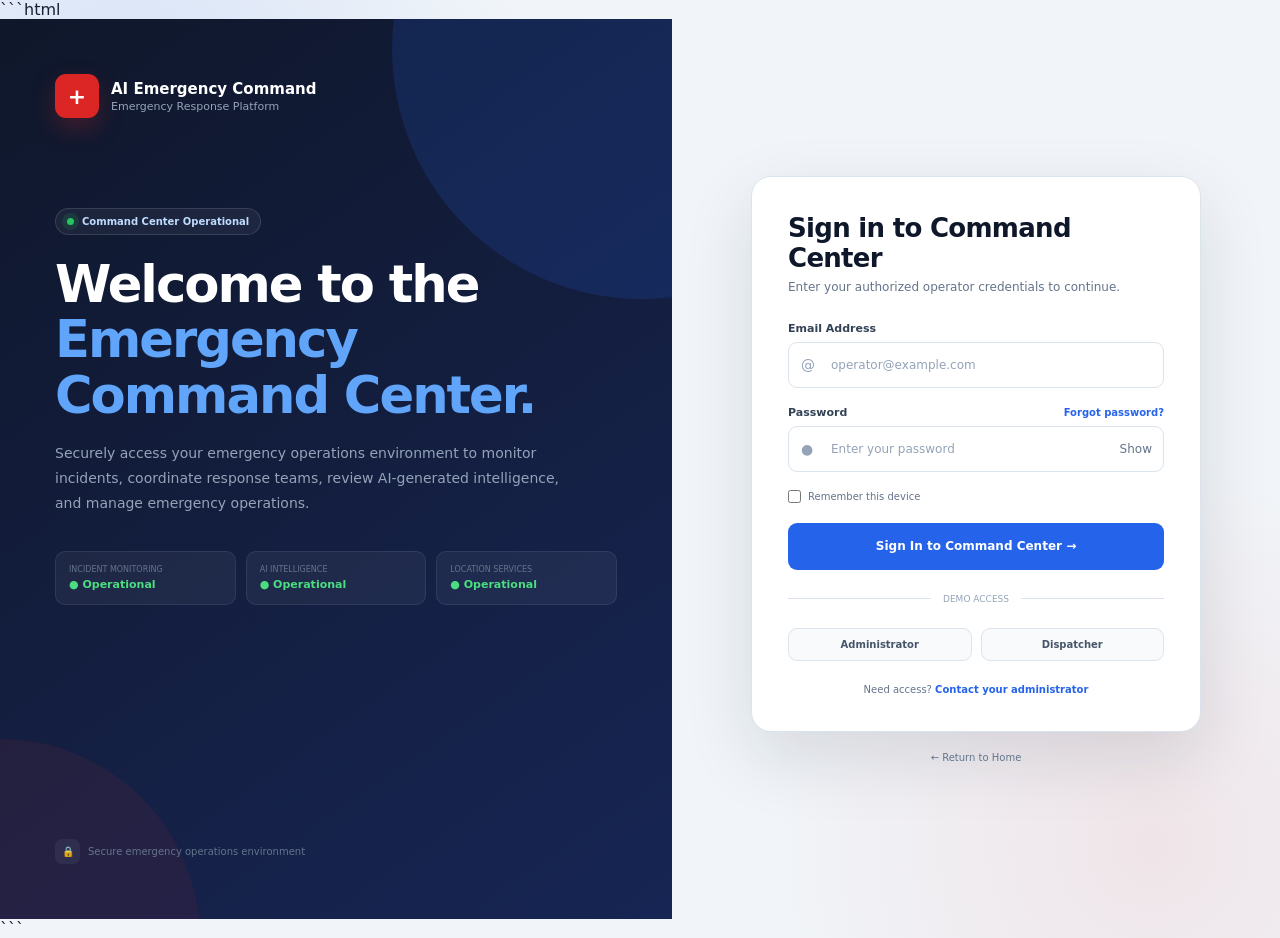
<file: login.html>
```html
<!DOCTYPE html>
<html lang="en">
<head>
    <meta charset="UTF-8">
    <meta name="viewport" content="width=device-width, initial-scale=1.0">

    <meta
        name="description"
        content="Secure login for the AI Emergency Command Center."
    >

    <title>Login | AI Emergency Command Center</title>

    <style>
        /* =====================================================
           RESET
        ===================================================== */

        * {
            margin: 0;
            padding: 0;
            box-sizing: border-box;
        }

        :root {
            --primary: #2563eb;
            --primary-dark: #1d4ed8;
            --danger: #dc2626;
            --danger-dark: #b91c1c;
            --success: #16a34a;

            --dark: #0f172a;
            --text: #172033;
            --muted: #64748b;

            --background: #f1f5f9;
            --white: #ffffff;
            --border: #dbe3ec;

            --shadow:
                0 25px 70px rgba(15, 23, 42, 0.12);
        }

        html {
            scroll-behavior: smooth;
        }

        body {
            min-height: 100vh;

            font-family:
                Inter,
                ui-sans-serif,
                system-ui,
                -apple-system,
                BlinkMacSystemFont,
                "Segoe UI",
                sans-serif;

            background:
                radial-gradient(
                    circle at 10% 10%,
                    rgba(37, 99, 235, 0.12),
                    transparent 28%
                ),
                radial-gradient(
                    circle at 90% 90%,
                    rgba(220, 38, 38, 0.08),
                    transparent 28%
                ),
                var(--background);

            color: var(--text);
        }

        a {
            text-decoration: none;
            color: inherit;
        }

        button,
        input,
        select {
            font: inherit;
        }

        button {
            cursor: pointer;
        }

        /* =====================================================
           PAGE LAYOUT
        ===================================================== */

        .page {
            min-height: 100vh;

            display: grid;
            grid-template-columns: 1.05fr 0.95fr;
        }

        /* =====================================================
           LEFT PANEL
        ===================================================== */

        .left-panel {
            min-height: 100vh;

            padding: 55px;

            display: flex;
            flex-direction: column;
            justify-content: space-between;

            background:
                linear-gradient(
                    145deg,
                    #0f172a,
                    #172554
                );

            color: white;

            position: relative;
            overflow: hidden;
        }

        .left-panel::before {
            content: "";

            position: absolute;

            width: 500px;
            height: 500px;

            border-radius: 50%;

            background:
                rgba(37, 99, 235, 0.16);

            top: -220px;
            right: -220px;
        }

        .left-panel::after {
            content: "";

            position: absolute;

            width: 400px;
            height: 400px;

            border-radius: 50%;

            background:
                rgba(220, 38, 38, 0.08);

            bottom: -220px;
            left: -200px;
        }

        .left-content {
            position: relative;
            z-index: 2;

            max-width: 580px;
            margin: auto;
        }

        /* =====================================================
           BRAND
        ===================================================== */

        .brand {
            display: flex;
            align-items: center;
            gap: 12px;

            position: relative;
            z-index: 5;
        }

        .brand-icon {
            width: 44px;
            height: 44px;

            display: grid;
            place-items: center;

            border-radius: 11px;

            background: var(--danger);
            color: white;

            font-size: 22px;
            font-weight: 800;

            box-shadow:
                0 10px 25px rgba(220, 38, 38, 0.25);
        }

        .brand-text strong {
            display: block;
            font-size: 15px;
        }

        .brand-text span {
            display: block;
            color: #94a3b8;
            font-size: 11px;
            margin-top: 2px;
        }

        /* =====================================================
           HERO CONTENT
        ===================================================== */

        .left-hero {
            margin-top: 90px;
        }

        .status {
            display: inline-flex;
            align-items: center;
            gap: 8px;

            padding: 7px 11px;

            border: 1px solid rgba(255,255,255,.12);

            background: rgba(255,255,255,.05);

            border-radius: 20px;

            color: #bfdbfe;

            font-size: 10px;
            font-weight: 700;
        }

        .status-dot {
            width: 7px;
            height: 7px;

            border-radius: 50%;

            background: #22c55e;

            box-shadow:
                0 0 0 5px rgba(34,197,94,.12);
        }

        .left-hero h1 {
            margin-top: 22px;

            font-size: clamp(35px, 4vw, 54px);

            line-height: 1.08;

            letter-spacing: -2px;
        }

        .left-hero h1 span {
            color: #60a5fa;
        }

        .left-hero > p {
            margin-top: 18px;

            color: #94a3b8;

            font-size: 14px;
            line-height: 1.8;

            max-width: 520px;
        }

        /* =====================================================
           SYSTEM STATUS CARDS
        ===================================================== */

        .system-status {
            margin-top: 35px;

            display: grid;
            grid-template-columns: repeat(3, 1fr);

            gap: 10px;
        }

        .status-card {
            padding: 13px;

            background: rgba(255,255,255,.05);

            border: 1px solid rgba(255,255,255,.08);

            border-radius: 10px;
        }

        .status-card small {
            display: block;

            color: #64748b;

            font-size: 8px;
            text-transform: uppercase;
        }

        .status-card strong {
            display: block;

            margin-top: 4px;

            color: white;

            font-size: 11px;
        }

        .online {
            color: #4ade80 !important;
        }

        /* =====================================================
           SECURITY INFO
        ===================================================== */

        .security-info {
            position: relative;
            z-index: 2;

            display: flex;
            align-items: center;
            gap: 8px;

            color: #64748b;

            font-size: 10px;
        }

        .security-icon {
            width: 25px;
            height: 25px;

            display: grid;
            place-items: center;

            border-radius: 7px;

            background: rgba(255,255,255,.06);

            color: #93c5fd;
        }

        /* =====================================================
           RIGHT PANEL
        ===================================================== */

        .right-panel {
            min-height: 100vh;

            display: flex;
            align-items: center;
            justify-content: center;

            padding: 35px;
        }

        .login-container {
            width: 100%;
            max-width: 450px;
        }

        .mobile-brand {
            display: none;
        }

        /* =====================================================
           LOGIN CARD
        ===================================================== */

        .login-card {
            background: white;

            border: 1px solid var(--border);

            border-radius: 20px;

            padding: 36px;

            box-shadow: var(--shadow);
        }

        .login-header {
            margin-bottom: 28px;
        }

        .login-header h2 {
            color: var(--dark);

            font-size: 26px;

            letter-spacing: -0.7px;
        }

        .login-header p {
            margin-top: 7px;

            color: var(--muted);

            font-size: 12px;
        }

        /* =====================================================
           FORM
        ===================================================== */

        .form-group {
            margin-bottom: 18px;
        }

        .form-label-row {
            display: flex;
            align-items: center;
            justify-content: space-between;

            margin-bottom: 7px;
        }

        .form-label-row label {
            font-size: 11px;
            font-weight: 700;
            color: #334155;
        }

        .forgot-link {
            color: var(--primary);

            font-size: 10px;
            font-weight: 700;
        }

        .input-wrapper {
            position: relative;
        }

        .input-icon {
            position: absolute;

            left: 13px;
            top: 50%;

            transform: translateY(-50%);

            color: #94a3b8;

            font-size: 14px;

            pointer-events: none;
        }

        .form-control {
            width: 100%;

            height: 46px;

            padding: 0 42px;

            border: 1px solid var(--border);

            border-radius: 9px;

            outline: none;

            color: var(--text);

            background: white;

            font-size: 12px;

            transition:
                border-color .2s,
                box-shadow .2s;
        }

        .form-control::placeholder {
            color: #94a3b8;
        }

        .form-control:focus {
            border-color: var(--primary);

            box-shadow:
                0 0 0 3px rgba(37,99,235,.09);
        }

        .password-toggle {
            position: absolute;

            right: 12px;
            top: 50%;

            transform: translateY(-50%);

            border: none;

            background: transparent;

            color: #64748b;

            font-size: 12px;
        }

        /* =====================================================
           OPTIONS
        ===================================================== */

        .form-options {
            display: flex;
            align-items: center;
            justify-content: space-between;

            margin: 4px 0 20px;
        }

        .remember {
            display: flex;
            align-items: center;
            gap: 7px;

            color: var(--muted);

            font-size: 10px;
        }

        .remember input {
            accent-color: var(--primary);
        }

        /* =====================================================
           BUTTON
        ===================================================== */

        .login-button {
            width: 100%;

            height: 47px;

            border: none;

            border-radius: 9px;

            background: var(--primary);

            color: white;

            font-size: 12px;
            font-weight: 800;

            transition:
                background .2s,
                transform .2s,
                box-shadow .2s;
        }

        .login-button:hover {
            background: var(--primary-dark);

            transform: translateY(-1px);

            box-shadow:
                0 10px 25px rgba(37,99,235,.22);
        }

        .login-button.loading {
            pointer-events: none;
            opacity: .8;
        }

        /* =====================================================
           DIVIDER
        ===================================================== */

        .divider {
            display: flex;
            align-items: center;
            gap: 12px;

            margin: 24px 0;
        }

        .divider::before,
        .divider::after {
            content: "";

            height: 1px;

            flex: 1;

            background: var(--border);
        }

        .divider span {
            color: #94a3b8;

            font-size: 9px;

            text-transform: uppercase;
        }

        /* =====================================================
           DEMO ACCESS
        ===================================================== */

        .demo-access {
            display: grid;
            grid-template-columns: 1fr 1fr;

            gap: 9px;
        }

        .demo-button {
            border: 1px solid var(--border);

            background: #f8fafc;

            border-radius: 9px;

            padding: 10px;

            color: #475569;

            font-size: 10px;
            font-weight: 700;

            transition: .2s;
        }

        .demo-button:hover {
            background: #eff6ff;
            border-color: #bfdbfe;
            color: var(--primary);
        }

        /* =====================================================
           LOGIN FOOTER
        ===================================================== */

        .login-footer {
            margin-top: 23px;

            text-align: center;

            color: var(--muted);

            font-size: 10px;
        }

        .login-footer a {
            color: var(--primary);
            font-weight: 700;
        }

        .back-home {
            display: block;

            text-align: center;

            margin-top: 20px;

            color: #64748b;

            font-size: 10px;
        }

        .back-home:hover {
            color: var(--primary);
        }

        /* =====================================================
           ERROR MESSAGE
        ===================================================== */

        .error-message {
            display: none;

            padding: 10px 12px;

            margin-bottom: 17px;

            border-radius: 8px;

            background: #fef2f2;

            border: 1px solid #fecaca;

            color: #b91c1c;

            font-size: 10px;

            line-height: 1.5;
        }

        .error-message.show {
            display: block;
        }

        /* =====================================================
           SUCCESS MESSAGE
        ===================================================== */

        .success-message {
            display: none;

            padding: 10px 12px;

            margin-bottom: 17px;

            border-radius: 8px;

            background: #f0fdf4;

            border: 1px solid #bbf7d0;

            color: #166534;

            font-size: 10px;
        }

        .success-message.show {
            display: block;
        }

        /* =====================================================
           RESPONSIVE
        ===================================================== */

        @media (max-width: 950px) {

            .page {
                grid-template-columns: 1fr;
            }

            .left-panel {
                display: none;
            }

            .right-panel {
                min-height: 100vh;
            }

            .mobile-brand {
                display: flex;

                align-items: center;
                justify-content: center;

                margin-bottom: 25px;
            }
        }

        @media (max-width: 520px) {

            .right-panel {
                padding: 18px;
            }

            .login-card {
                padding: 25px 20px;
                border-radius: 15px;
            }

            .login-header h2 {
                font-size: 23px;
            }

            .demo-access {
                grid-template-columns: 1fr;
            }
        }
    </style>
</head>

<body>

<div class="page">

    <!-- =====================================================
         LEFT INFORMATION PANEL
    ===================================================== -->

    <section class="left-panel">

        <div>

            <!-- BRAND -->

            <a href="index.html" class="brand">

                <div class="brand-icon">
                    +
                </div>

                <div class="brand-text">

                    <strong>
                        AI Emergency Command
                    </strong>

                    <span>
                        Emergency Response Platform
                    </span>

                </div>

            </a>


            <!-- HERO -->

            <div class="left-content">

                <div class="left-hero">

                    <div class="status">

                        <span class="status-dot"></span>

                        Command Center Operational

                    </div>


                    <h1>
                        Welcome to the
                        <span>Emergency Command Center.</span>
                    </h1>


                    <p>
                        Securely access your emergency operations
                        environment to monitor incidents, coordinate
                        response teams, review AI-generated intelligence,
                        and manage emergency operations.
                    </p>


                    <!-- SYSTEM STATUS -->

                    <div class="system-status">

                        <div class="status-card">

                            <small>
                                Incident Monitoring
                            </small>

                            <strong class="online">
                                ● Operational
                            </strong>

                        </div>


                        <div class="status-card">

                            <small>
                                AI Intelligence
                            </small>

                            <strong class="online">
                                ● Operational
                            </strong>

                        </div>


                        <div class="status-card">

                            <small>
                                Location Services
                            </small>

                            <strong class="online">
                                ● Operational
                            </strong>

                        </div>

                    </div>

                </div>

            </div>

        </div>


        <!-- SECURITY -->

        <div class="security-info">

            <div class="security-icon">
                🔒
            </div>

            <span>
                Secure emergency operations environment
            </span>

        </div>

    </section>


    <!-- =====================================================
         RIGHT LOGIN PANEL
    ===================================================== -->

    <section class="right-panel">

        <div class="login-container">


            <!-- MOBILE BRAND -->

            <div class="mobile-brand">

                <a href="index.html" class="brand">

                    <div class="brand-icon">
                        +
                    </div>

                    <div class="brand-text">

                        <strong>
                            AI Emergency Command
                        </strong>

                        <span>
                            Emergency Response Platform
                        </span>

                    </div>

                </a>

            </div>


            <!-- LOGIN CARD -->

            <div class="login-card">

                <div class="login-header">

                    <h2>
                        Sign in to Command Center
                    </h2>

                    <p>
                        Enter your authorized operator credentials
                        to continue.
                    </p>

                </div>


                <!-- ERROR -->

                <div
                    id="errorMessage"
                    class="error-message">
                    Invalid credentials. Please check your email
                    and password and try again.
                </div>


                <!-- SUCCESS -->

                <div
                    id="successMessage"
                    class="success-message">
                    Login successful. Redirecting to the command center...
                </div>


                <!-- LOGIN FORM -->

                <form id="loginForm">


                    <!-- EMAIL -->

                    <div class="form-group">

                        <div class="form-label-row">

                            <label for="email">
                                Email Address
                            </label>

                        </div>


                        <div class="input-wrapper">

                            <span class="input-icon">
                                @
                            </span>

                            <input
                                id="email"
                                class="form-control"
                                type="email"
                                placeholder="operator@example.com"
                                autocomplete="email"
                                required
                            >

                        </div>

                    </div>


                    <!-- PASSWORD -->

                    <div class="form-group">

                        <div class="form-label-row">

                            <label for="password">
                                Password
                            </label>

                            <a
                                href="#"
                                class="forgot-link"
                                onclick="forgotPassword(event)">
                                Forgot password?
                            </a>

                        </div>


                        <div class="input-wrapper">

                            <span class="input-icon">
                                ●
                            </span>

                            <input
                                id="password"
                                class="form-control"
                                type="password"
                                placeholder="Enter your password"
                                autocomplete="current-password"
                                required
                            >

                            <button
                                type="button"
                                class="password-toggle"
                                onclick="togglePassword()"
                                id="passwordToggle">
                                Show
                            </button>

                        </div>

                    </div>


                    <!-- OPTIONS -->

                    <div class="form-options">

                        <label class="remember">

                            <input
                                type="checkbox"
                                id="rememberMe">

                            Remember this device

                        </label>

                    </div>


                    <!-- LOGIN -->

                    <button
                        type="submit"
                        class="login-button"
                        id="loginButton">

                        Sign In to Command Center →

                    </button>

                </form>


                <!-- DEMO ACCESS -->

                <div class="divider">
                    <span>Demo Access</span>
                </div>


                <div class="demo-access">

                    <button
                        class="demo-button"
                        onclick="fillDemo('admin')">
                        Administrator
                    </button>

                    <button
                        class="demo-button"
                        onclick="fillDemo('dispatcher')">
                        Dispatcher
                    </button>

                </div>


                <!-- FOOTER -->

                <div class="login-footer">

                    Need access?

                    <a
                        href="mailto:admin@example.com">
                        Contact your administrator
                    </a>

                </div>

            </div>


            <a
                href="index.html"
                class="back-home">
                ← Return to Home
            </a>

        </div>

    </section>

</div>


<script>

    /* =========================================================
       PASSWORD VISIBILITY
    ========================================================= */

    function togglePassword() {

        const password =
            document.getElementById("password");

        const toggle =
            document.getElementById("passwordToggle");


        if (password.type === "password") {

            password.type = "text";
            toggle.textContent = "Hide";

        } else {

            password.type = "password";
            toggle.textContent = "Show";

        }

    }


    /* =========================================================
       DEMO CREDENTIALS
    ========================================================= */

    function fillDemo(role) {

        const email =
            document.getElementById("email");

        const password =
            document.getElementById("password");


        if (role === "admin") {

            email.value = "admin@emergency.local";
            password.value = "admin123";

        }

        if (role === "dispatcher") {

            email.value = "dispatcher@emergency.local";
            password.value = "dispatch123";

        }


        hideMessages();

    }


    /* =========================================================
       LOGIN
    ========================================================= */

    document
        .getElementById("loginForm")
        .addEventListener("submit", function(event) {

            event.preventDefault();


            const email =
                document.getElementById("email").value.trim();

            const password =
                document.getElementById("password").value.trim();


            const loginButton =
                document.getElementById("loginButton");


            const errorMessage =
                document.getElementById("errorMessage");

            const successMessage =
                document.getElementById("successMessage");


            hideMessages();


            /*
             * Demo authentication.
             *
             * Replace this section with your backend/API
             * authentication later.
             */

            const validCredentials = [

                {
                    email: "admin@emergency.local",
                    password: "admin123"
                },

                {
                    email: "dispatcher@emergency.local",
                    password: "dispatch123"
                }

            ];


            const valid =
                validCredentials.some(user =>
                    user.email === email &&
                    user.password === password
                );


            if (!valid) {

                errorMessage.classList.add("show");

                return;

            }


            /* Loading state */

            loginButton.classList.add("loading");

            loginButton.textContent =
                "Authenticating...";


            setTimeout(() => {

                successMessage.classList.add("show");

                loginButton.textContent =
                    "Access Granted ✓";


                /*
                 * Store a simple demo session.
                 */

                localStorage.setItem(
                    "emergencyCommandLoggedIn",
                    "true"
                );

                localStorage.setItem(
                    "emergencyCommandUser",
                    email
                );


                /*
                 * Redirect to dashboard.
                 */

                setTimeout(() => {

                    window.location.href =
                        "dashboard.html";

                }, 700);


            }, 900);

        });


    /* =========================================================
       FORGOT PASSWORD
    ========================================================= */

    function forgotPassword(event) {

        event.preventDefault();

        alert(
            "Password recovery is handled by your system administrator."
        );

    }


    /* =========================================================
       MESSAGE MANAGEMENT
    ========================================================= */

    function hideMessages() {

        document
            .getElementById("errorMessage")
            .classList.remove("show");

        document
            .getElementById("successMessage")
            .classList.remove("show");

    }


    /* =========================================================
       ENTER KEY SUPPORT
    ========================================================= */

    document.addEventListener(
        "keydown",
        function(event) {

            if (
                event.key === "Enter" &&
                document.activeElement.tagName !== "BUTTON"
            ) {

                const form =
                    document.getElementById("loginForm");

                if (document.activeElement.form === form) {

                    form.requestSubmit();

                }

            }

        }
    );

</script>

</body>
</html>
```
</file>
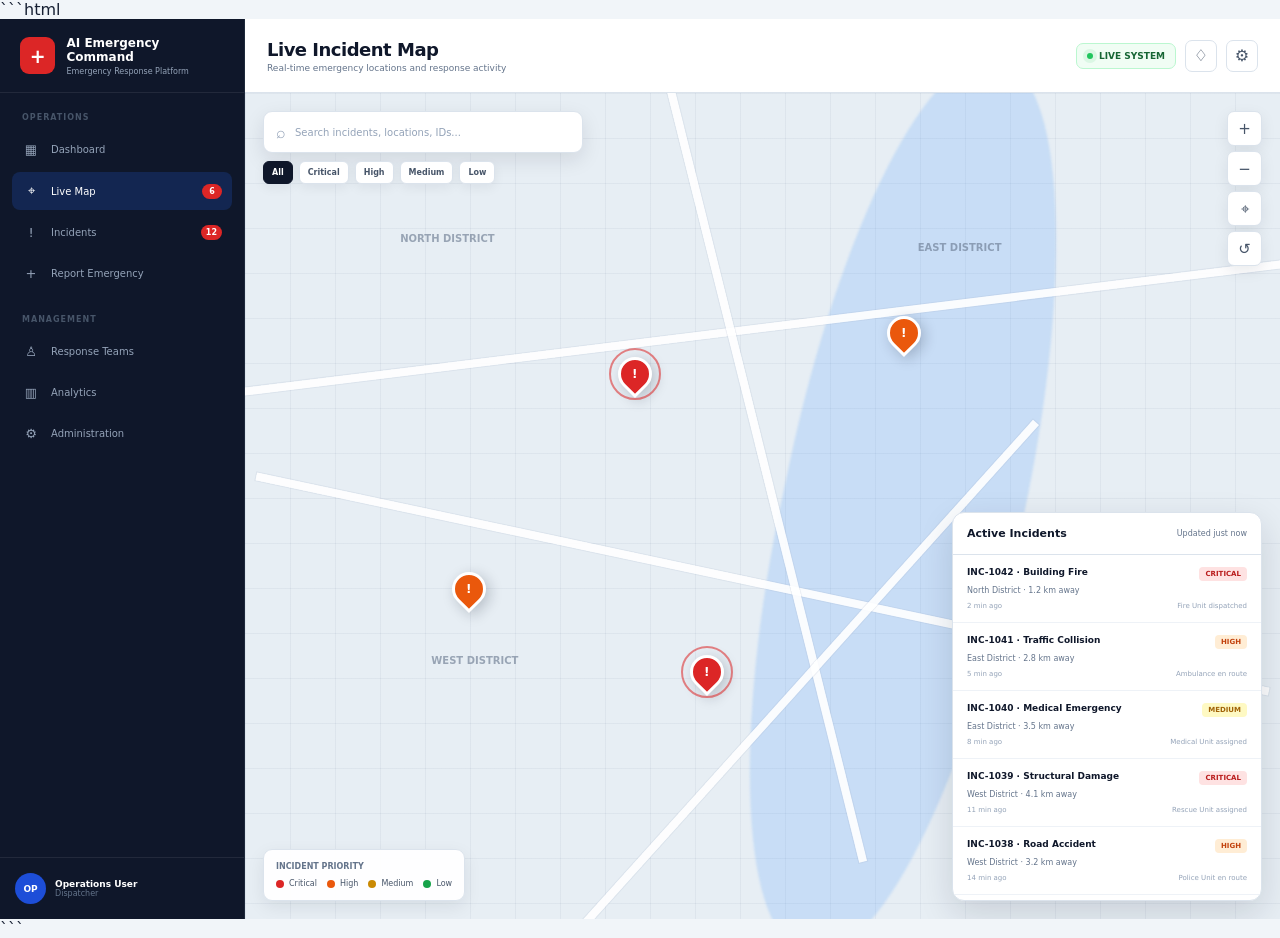
<file: map.html>
```html
<!DOCTYPE html>
<html lang="en">
<head>
    <meta charset="UTF-8">
    <meta name="viewport" content="width=device-width, initial-scale=1.0">

    <title>Live Map | AI Emergency Command Center</title>

    <style>
        * {
            margin: 0;
            padding: 0;
            box-sizing: border-box;
        }

        :root {
            --navy: #0f172a;
            --navy-2: #172033;
            --blue: #2563eb;
            --blue-dark: #1d4ed8;
            --red: #dc2626;
            --orange: #ea580c;
            --yellow: #ca8a04;
            --green: #16a34a;
            --white: #ffffff;
            --bg: #f1f5f9;
            --border: #dbe3ec;
            --text: #172033;
            --muted: #64748b;
        }

        body {
            min-height: 100vh;
            font-family:
                Inter,
                ui-sans-serif,
                system-ui,
                -apple-system,
                BlinkMacSystemFont,
                "Segoe UI",
                sans-serif;
            background: var(--bg);
            color: var(--text);
            overflow: hidden;
        }

        button,
        input,
        select {
            font: inherit;
        }

        button {
            cursor: pointer;
        }

        a {
            text-decoration: none;
            color: inherit;
        }

        /* =====================================================
           APP SHELL
        ===================================================== */

        .app {
            height: 100vh;
            display: grid;
            grid-template-columns: 245px 1fr;
        }

        /* =====================================================
           SIDEBAR
        ===================================================== */

        .sidebar {
            background: var(--navy);
            color: white;
            display: flex;
            flex-direction: column;
            border-right: 1px solid #1e293b;
            z-index: 20;
        }

        .brand {
            height: 74px;
            padding: 0 20px;
            display: flex;
            align-items: center;
            gap: 11px;
            border-bottom: 1px solid rgba(255,255,255,.08);
        }

        .brand-icon {
            width: 37px;
            height: 37px;
            border-radius: 9px;
            display: grid;
            place-items: center;
            background: var(--red);
            font-size: 19px;
            font-weight: 800;
        }

        .brand-text strong {
            display: block;
            font-size: 12px;
        }

        .brand-text span {
            display: block;
            margin-top: 3px;
            color: #94a3b8;
            font-size: 8px;
        }

        .nav {
            padding: 20px 12px;
            flex: 1;
        }

        .nav-label {
            color: #475569;
            font-size: 8px;
            font-weight: 800;
            text-transform: uppercase;
            letter-spacing: 1px;
            padding: 0 10px 9px;
        }

        .nav-item {
            display: flex;
            align-items: center;
            gap: 11px;
            width: 100%;
            padding: 11px 10px;
            margin-bottom: 4px;
            border-radius: 8px;
            color: #94a3b8;
            font-size: 10px;
            transition: .2s;
        }

        .nav-item:hover {
            background: rgba(255,255,255,.05);
            color: white;
        }

        .nav-item.active {
            color: white;
            background: rgba(37,99,235,.2);
        }

        .nav-icon {
            width: 18px;
            text-align: center;
            font-size: 13px;
        }

        .nav-badge {
            margin-left: auto;
            min-width: 20px;
            padding: 3px 5px;
            text-align: center;
            border-radius: 20px;
            background: var(--red);
            color: white;
            font-size: 8px;
            font-weight: 800;
        }

        .sidebar-footer {
            padding: 15px;
            border-top: 1px solid rgba(255,255,255,.08);
        }

        .operator {
            display: flex;
            align-items: center;
            gap: 9px;
        }

        .avatar {
            width: 31px;
            height: 31px;
            display: grid;
            place-items: center;
            border-radius: 50%;
            background: #1d4ed8;
            color: white;
            font-size: 9px;
            font-weight: 800;
        }

        .operator-info strong {
            display: block;
            color: white;
            font-size: 9px;
        }

        .operator-info span {
            color: #64748b;
            font-size: 8px;
        }

        /* =====================================================
           MAIN
        ===================================================== */

        .main {
            min-width: 0;
            display: flex;
            flex-direction: column;
            position: relative;
        }

        .topbar {
            height: 74px;
            background: white;
            border-bottom: 1px solid var(--border);
            display: flex;
            align-items: center;
            justify-content: space-between;
            padding: 0 22px;
            z-index: 15;
        }

        .page-title h1 {
            font-size: 18px;
            color: var(--navy);
            letter-spacing: -.5px;
        }

        .page-title p {
            margin-top: 3px;
            color: var(--muted);
            font-size: 9px;
        }

        .top-actions {
            display: flex;
            align-items: center;
            gap: 9px;
        }

        .system-live {
            display: flex;
            align-items: center;
            gap: 6px;
            padding: 7px 10px;
            border: 1px solid #bbf7d0;
            background: #f0fdf4;
            border-radius: 7px;
            color: #166534;
            font-size: 9px;
            font-weight: 700;
        }

        .live-dot {
            width: 6px;
            height: 6px;
            border-radius: 50%;
            background: #22c55e;
            box-shadow: 0 0 0 4px rgba(34,197,94,.1);
        }

        .top-button {
            width: 32px;
            height: 32px;
            display: grid;
            place-items: center;
            border: 1px solid var(--border);
            background: white;
            border-radius: 7px;
            color: #475569;
        }

        /* =====================================================
           MAP AREA
        ===================================================== */

        .map-wrapper {
            flex: 1;
            min-height: 0;
            position: relative;
            overflow: hidden;
            background:
                linear-gradient(
                    90deg,
                    rgba(148,163,184,.12) 1px,
                    transparent 1px
                ),
                linear-gradient(
                    rgba(148,163,184,.12) 1px,
                    transparent 1px
                ),
                #e7eef4;
            background-size: 45px 45px;
        }

        /*
         * Decorative map layer.
         * Replace this with Google Maps, Mapbox, Leaflet,
         * or another mapping provider in production.
         */

        .map-river {
            position: absolute;
            width: 240px;
            height: 110%;
            left: 52%;
            top: -5%;
            transform: rotate(12deg);
            background: rgba(96,165,250,.23);
            border-radius: 48%;
            filter: blur(1px);
        }

        .road {
            position: absolute;
            height: 8px;
            background: rgba(255,255,255,.9);
            box-shadow: 0 0 0 1px rgba(148,163,184,.15);
        }

        .road-1 {
            width: 110%;
            top: 28%;
            left: -5%;
            transform: rotate(-7deg);
        }

        .road-2 {
            width: 100%;
            top: 59%;
            left: 0;
            transform: rotate(12deg);
        }

        .road-3 {
            width: 80%;
            top: 44%;
            left: 10%;
            transform: rotate(76deg);
        }

        .road-4 {
            width: 70%;
            top: 72%;
            left: 18%;
            transform: rotate(-48deg);
        }

        .district {
            position: absolute;
            color: #64748b;
            font-size: 10px;
            font-weight: 700;
            opacity: .6;
        }

        .district-1 {
            left: 15%;
            top: 17%;
        }

        .district-2 {
            left: 65%;
            top: 18%;
        }

        .district-3 {
            left: 18%;
            top: 68%;
        }

        .district-4 {
            left: 69%;
            top: 72%;
        }

        /* =====================================================
           INCIDENT MARKERS
        ===================================================== */

        .marker {
            position: absolute;
            width: 34px;
            height: 34px;
            border-radius: 50% 50% 50% 0;
            transform: rotate(-45deg);
            display: grid;
            place-items: center;
            border: 3px solid white;
            box-shadow: 0 5px 14px rgba(15,23,42,.22);
            cursor: pointer;
            z-index: 5;
            transition: transform .2s;
        }

        .marker:hover {
            transform: rotate(-45deg) scale(1.15);
            z-index: 10;
        }

        .marker span {
            transform: rotate(45deg);
            color: white;
            font-size: 12px;
            font-weight: 900;
        }

        .marker.critical {
            background: var(--red);
        }

        .marker.high {
            background: var(--orange);
        }

        .marker.medium {
            background: var(--yellow);
        }

        .marker.low {
            background: var(--green);
        }

        .marker-1 {
            left: 36%;
            top: 32%;
        }

        .marker-2 {
            left: 62%;
            top: 27%;
        }

        .marker-3 {
            left: 72%;
            top: 52%;
        }

        .marker-4 {
            left: 43%;
            top: 68%;
        }

        .marker-5 {
            left: 20%;
            top: 58%;
        }

        .marker-6 {
            left: 78%;
            top: 76%;
        }

        .marker.pulse::after {
            content: "";
            position: absolute;
            width: 48px;
            height: 48px;
            border: 2px solid var(--red);
            border-radius: 50%;
            animation: pulse 1.8s infinite;
            opacity: .55;
        }

        @keyframes pulse {
            0% {
                transform: scale(.5);
                opacity: .7;
            }

            100% {
                transform: scale(1.5);
                opacity: 0;
            }
        }

        /* =====================================================
           MAP SEARCH
        ===================================================== */

        .map-search {
            position: absolute;
            left: 18px;
            top: 18px;
            width: 320px;
            z-index: 10;
        }

        .search-box {
            height: 42px;
            background: white;
            border: 1px solid var(--border);
            border-radius: 9px;
            box-shadow: 0 7px 20px rgba(15,23,42,.1);
            display: flex;
            align-items: center;
            padding: 0 12px;
            gap: 9px;
        }

        .search-box span {
            color: #94a3b8;
        }

        .search-box input {
            width: 100%;
            border: none;
            outline: none;
            color: var(--text);
            font-size: 10px;
        }

        .search-box input::placeholder {
            color: #94a3b8;
        }

        .filter-row {
            display: flex;
            gap: 6px;
            margin-top: 8px;
        }

        .filter-button {
            border: 1px solid var(--border);
            background: white;
            color: #475569;
            padding: 6px 8px;
            border-radius: 6px;
            font-size: 8px;
            font-weight: 700;
            box-shadow: 0 4px 12px rgba(15,23,42,.06);
        }

        .filter-button.active {
            color: white;
            background: var(--navy);
            border-color: var(--navy);
        }

        /* =====================================================
           MAP CONTROLS
        ===================================================== */

        .map-controls {
            position: absolute;
            right: 18px;
            top: 18px;
            display: flex;
            flex-direction: column;
            gap: 5px;
            z-index: 10;
        }

        .map-control {
            width: 35px;
            height: 35px;
            background: white;
            border: 1px solid var(--border);
            border-radius: 7px;
            color: #475569;
            font-size: 15px;
            box-shadow: 0 5px 15px rgba(15,23,42,.08);
        }

        /* =====================================================
           LEGEND
        ===================================================== */

        .legend {
            position: absolute;
            left: 18px;
            bottom: 18px;
            padding: 12px;
            background: rgba(255,255,255,.96);
            border: 1px solid var(--border);
            border-radius: 9px;
            box-shadow: 0 6px 18px rgba(15,23,42,.08);
            z-index: 10;
        }

        .legend-title {
            font-size: 8px;
            font-weight: 800;
            text-transform: uppercase;
            color: #64748b;
            margin-bottom: 8px;
        }

        .legend-items {
            display: flex;
            gap: 10px;
        }

        .legend-item {
            display: flex;
            align-items: center;
            gap: 5px;
            font-size: 8px;
            color: #475569;
        }

        .legend-dot {
            width: 8px;
            height: 8px;
            border-radius: 50%;
        }

        .legend-dot.red {
            background: var(--red);
        }

        .legend-dot.orange {
            background: var(--orange);
        }

        .legend-dot.yellow {
            background: var(--yellow);
        }

        .legend-dot.green {
            background: var(--green);
        }

        /* =====================================================
           INCIDENT PANEL
        ===================================================== */

        .incident-panel {
            position: absolute;
            right: 18px;
            bottom: 18px;
            width: 310px;
            max-height: 410px;
            background: white;
            border: 1px solid var(--border);
            border-radius: 12px;
            box-shadow: 0 12px 35px rgba(15,23,42,.14);
            z-index: 12;
            overflow: hidden;
        }

        .panel-header {
            padding: 14px;
            border-bottom: 1px solid var(--border);
            display: flex;
            justify-content: space-between;
            align-items: center;
        }

        .panel-header h2 {
            font-size: 11px;
            color: var(--navy);
        }

        .panel-header span {
            color: var(--muted);
            font-size: 8px;
        }

        .incident-list {
            max-height: 345px;
            overflow-y: auto;
        }

        .incident {
            padding: 12px 14px;
            border-bottom: 1px solid #eef2f7;
            cursor: pointer;
            transition: .2s;
        }

        .incident:hover {
            background: #f8fafc;
        }

        .incident:last-child {
            border-bottom: none;
        }

        .incident-top {
            display: flex;
            justify-content: space-between;
            gap: 10px;
        }

        .incident-title {
            font-size: 9px;
            font-weight: 800;
            color: var(--navy);
        }

        .priority {
            padding: 3px 6px;
            border-radius: 4px;
            font-size: 7px;
            font-weight: 800;
            text-transform: uppercase;
        }

        .priority.critical {
            background: #fee2e2;
            color: #b91c1c;
        }

        .priority.high {
            background: #ffedd5;
            color: #c2410c;
        }

        .priority.medium {
            background: #fef9c3;
            color: #a16207;
        }

        .priority.low {
            background: #dcfce7;
            color: #15803d;
        }

        .incident-location {
            margin-top: 5px;
            color: #64748b;
            font-size: 8px;
        }

        .incident-meta {
            display: flex;
            justify-content: space-between;
            margin-top: 7px;
            color: #94a3b8;
            font-size: 7px;
        }

        /* =====================================================
           DETAIL MODAL
        ===================================================== */

        .modal-overlay {
            position: fixed;
            inset: 0;
            background: rgba(15,23,42,.45);
            display: none;
            align-items: center;
            justify-content: center;
            z-index: 100;
            padding: 20px;
        }

        .modal-overlay.show {
            display: flex;
        }

        .modal {
            width: 100%;
            max-width: 480px;
            background: white;
            border-radius: 14px;
            box-shadow: 0 30px 80px rgba(15,23,42,.25);
            overflow: hidden;
        }

        .modal-header {
            padding: 18px;
            display: flex;
            align-items: center;
            justify-content: space-between;
            border-bottom: 1px solid var(--border);
        }

        .modal-header h2 {
            font-size: 14px;
        }

        .modal-close {
            width: 28px;
            height: 28px;
            border: 1px solid var(--border);
            background: white;
            border-radius: 6px;
        }

        .modal-body {
            padding: 18px;
        }

        .detail-grid {
            display: grid;
            grid-template-columns: 1fr 1fr;
            gap: 10px;
        }

        .detail-card {
            padding: 11px;
            background: #f8fafc;
            border-radius: 8px;
        }

        .detail-card small {
            display: block;
            color: #94a3b8;
            font-size: 7px;
            text-transform: uppercase;
        }

        .detail-card strong {
            display: block;
            margin-top: 4px;
            font-size: 10px;
            color: var(--navy);
        }

        .ai-summary {
            margin-top: 12px;
            padding: 12px;
            background: #eff6ff;
            border: 1px solid #dbeafe;
            border-radius: 8px;
        }

        .ai-summary strong {
            display: block;
            font-size: 9px;
            color: var(--blue);
        }

        .ai-summary p {
            margin-top: 5px;
            color: #475569;
            font-size: 9px;
            line-height: 1.6;
        }

        /* =====================================================
           MOBILE
        ===================================================== */

        .mobile-menu {
            display: none;
        }

        @media (max-width: 1050px) {

            .app {
                grid-template-columns: 72px 1fr;
            }

            .brand {
                justify-content: center;
                padding: 0;
            }

            .brand-text,
            .nav-label,
            .nav-item span:not(.nav-icon),
            .operator-info {
                display: none;
            }

            .nav-item {
                justify-content: center;
            }

            .nav-badge {
                display: none;
            }

            .sidebar-footer {
                display: flex;
                justify-content: center;
            }

            .incident-panel {
                width: 275px;
            }
        }

        @media (max-width: 700px) {

            body {
                overflow: auto;
            }

            .app {
                min-height: 100vh;
                height: auto;
                display: block;
            }

            .sidebar {
                display: none;
            }

            .main {
                min-height: 100vh;
            }

            .topbar {
                height: 65px;
                padding: 0 13px;
            }

            .page-title h1 {
                font-size: 15px;
            }

            .system-live {
                display: none;
            }

            .mobile-menu {
                display: grid;
                place-items: center;
                width: 32px;
                height: 32px;
                margin-right: 8px;
                border: 1px solid var(--border);
                background: white;
                border-radius: 7px;
            }

            .topbar-left {
                display: flex;
                align-items: center;
            }

            .map-wrapper {
                min-height: calc(100vh - 65px);
            }

            .map-search {
                width: calc(100% - 36px);
            }

            .incident-panel {
                left: 18px;
                right: 18px;
                bottom: 18px;
                width: auto;
                max-height: 260px;
            }

            .incident-list {
                max-height: 200px;
            }

            .legend {
                display: none;
            }

            .map-controls {
                top: 75px;
            }
        }

        @media (max-width: 450px) {

            .filter-row {
                overflow-x: auto;
                padding-bottom: 3px;
            }

            .filter-button {
                white-space: nowrap;
            }

            .detail-grid {
                grid-template-columns: 1fr;
            }
        }
    </style>
</head>

<body>

<div class="app">

    <!-- =====================================================
         SIDEBAR
    ===================================================== -->

    <aside class="sidebar">

        <a href="index.html" class="brand">

            <div class="brand-icon">+</div>

            <div class="brand-text">
                <strong>AI Emergency Command</strong>
                <span>Emergency Response Platform</span>
            </div>

        </a>


        <nav class="nav">

            <div class="nav-label">
                Operations
            </div>

            <a href="dashboard.html" class="nav-item">
                <span class="nav-icon">▦</span>
                <span>Dashboard</span>
            </a>

            <a href="map.html" class="nav-item active">
                <span class="nav-icon">⌖</span>
                <span>Live Map</span>
                <span class="nav-badge">6</span>
            </a>

            <a href="incidents.html" class="nav-item">
                <span class="nav-icon">!</span>
                <span>Incidents</span>
                <span class="nav-badge">12</span>
            </a>

            <a href="report.html" class="nav-item">
                <span class="nav-icon">+</span>
                <span>Report Emergency</span>
            </a>

            <br>

            <div class="nav-label">
                Management
            </div>

            <a href="teams.html" class="nav-item">
                <span class="nav-icon">♙</span>
                <span>Response Teams</span>
            </a>

            <a href="analytics.html" class="nav-item">
                <span class="nav-icon">▥</span>
                <span>Analytics</span>
            </a>

            <a href="admin.html" class="nav-item">
                <span class="nav-icon">⚙</span>
                <span>Administration</span>
            </a>

        </nav>


        <div class="sidebar-footer">

            <div class="operator">

                <div class="avatar">
                    OP
                </div>

                <div class="operator-info">
                    <strong>Operations User</strong>
                    <span>Dispatcher</span>
                </div>

            </div>

        </div>

    </aside>


    <!-- =====================================================
         MAIN
    ===================================================== -->

    <main class="main">


        <!-- TOP BAR -->

        <header class="topbar">

            <div class="topbar-left">

                <button
                    class="mobile-menu"
                    onclick="toggleMobileMenu()">
                    ☰
                </button>

                <div class="page-title">

                    <h1>
                        Live Incident Map
                    </h1>

                    <p>
                        Real-time emergency locations and response activity
                    </p>

                </div>

            </div>


            <div class="top-actions">

                <div class="system-live">

                    <span class="live-dot"></span>

                    LIVE SYSTEM

                </div>

                <button
                    class="top-button"
                    title="Notifications">
                    ♢
                </button>

                <button
                    class="top-button"
                    title="Settings">
                    ⚙
                </button>

            </div>

        </header>


        <!-- =================================================
             MAP
        ================================================= -->

        <section class="map-wrapper" id="map">


            <!-- Decorative map background -->

            <div class="map-river"></div>

            <div class="road road-1"></div>
            <div class="road road-2"></div>
            <div class="road road-3"></div>
            <div class="road road-4"></div>

            <div class="district district-1">
                NORTH DISTRICT
            </div>

            <div class="district district-2">
                EAST DISTRICT
            </div>

            <div class="district district-3">
                WEST DISTRICT
            </div>

            <div class="district district-4">
                SOUTH DISTRICT
            </div>


            <!-- INCIDENT MARKERS -->

            <button
                class="marker critical marker-1 pulse"
                onclick="openIncident('INC-1042')"
                title="INC-1042 — Building Fire">

                <span>!</span>

            </button>


            <button
                class="marker high marker-2"
                onclick="openIncident('INC-1041')"
                title="INC-1041 — Traffic Collision">

                <span>!</span>

            </button>


            <button
                class="marker medium marker-3"
                onclick="openIncident('INC-1040')"
                title="INC-1040 — Medical Emergency">

                <span>+</span>

            </button>


            <button
                class="marker critical marker-4 pulse"
                onclick="openIncident('INC-1039')"
                title="INC-1039 — Structural Damage">

                <span>!</span>

            </button>


            <button
                class="marker high marker-5"
                onclick="openIncident('INC-1038')"
                title="INC-1038 — Road Accident">

                <span>!</span>

            </button>


            <button
                class="marker low marker-6"
                onclick="openIncident('INC-1037')"
                title="INC-1037 — Minor Medical">

                <span>+</span>

            </button>


            <!-- =================================================
                 SEARCH / FILTER
            ================================================= -->

            <div class="map-search">

                <div class="search-box">

                    <span>⌕</span>

                    <input
                        type="text"
                        id="mapSearch"
                        placeholder="Search incidents, locations, IDs..."
                        oninput="searchIncidents()">

                </div>


                <div class="filter-row">

                    <button
                        class="filter-button active"
                        onclick="filterMap('all', this)">
                        All
                    </button>

                    <button
                        class="filter-button"
                        onclick="filterMap('critical', this)">
                        Critical
                    </button>

                    <button
                        class="filter-button"
                        onclick="filterMap('high', this)">
                        High
                    </button>

                    <button
                        class="filter-button"
                        onclick="filterMap('medium', this)">
                        Medium
                    </button>

                    <button
                        class="filter-button"
                        onclick="filterMap('low', this)">
                        Low
                    </button>

                </div>

            </div>


            <!-- =================================================
                 MAP CONTROLS
            ================================================= -->

            <div class="map-controls">

                <button
                    class="map-control"
                    onclick="zoomIn()">
                    +
                </button>

                <button
                    class="map-control"
                    onclick="zoomOut()">
                    −
                </button>

                <button
                    class="map-control"
                    onclick="locateUser()"
                    title="My Location">
                    ⌖
                </button>

                <button
                    class="map-control"
                    onclick="resetMap()"
                    title="Reset Map">
                    ↺
                </button>

            </div>


            <!-- =================================================
                 LEGEND
            ================================================= -->

            <div class="legend">

                <div class="legend-title">
                    Incident Priority
                </div>

                <div class="legend-items">

                    <div class="legend-item">
                        <span class="legend-dot red"></span>
                        Critical
                    </div>

                    <div class="legend-item">
                        <span class="legend-dot orange"></span>
                        High
                    </div>

                    <div class="legend-item">
                        <span class="legend-dot yellow"></span>
                        Medium
                    </div>

                    <div class="legend-item">
                        <span class="legend-dot green"></span>
                        Low
                    </div>

                </div>

            </div>


            <!-- =================================================
                 INCIDENT LIST
            ================================================= -->

            <aside class="incident-panel">

                <div class="panel-header">

                    <h2>
                        Active Incidents
                    </h2>

                    <span>
                        Updated just now
                    </span>

                </div>


                <div
                    class="incident-list"
                    id="incidentList">


                    <div
                        class="incident"
                        data-priority="critical"
                        data-search="INC-1042 building fire north district">

                        <div class="incident-top">

                            <span class="incident-title">
                                INC-1042 · Building Fire
                            </span>

                            <span class="priority critical">
                                Critical
                            </span>

                        </div>

                        <div class="incident-location">
                            North District · 1.2 km away
                        </div>

                        <div class="incident-meta">
                            <span>2 min ago</span>
                            <span>Fire Unit dispatched</span>
                        </div>

                    </div>


                    <div
                        class="incident"
                        data-priority="high"
                        data-search="INC-1041 traffic collision east district">

                        <div class="incident-top">

                            <span class="incident-title">
                                INC-1041 · Traffic Collision
                            </span>

                            <span class="priority high">
                                High
                            </span>

                        </div>

                        <div class="incident-location">
                            East District · 2.8 km away
                        </div>

                        <div class="incident-meta">
                            <span>5 min ago</span>
                            <span>Ambulance en route</span>
                        </div>

                    </div>


                    <div
                        class="incident"
                        data-priority="medium"
                        data-search="INC-1040 medical emergency">

                        <div class="incident-top">

                            <span class="incident-title">
                                INC-1040 · Medical Emergency
                            </span>

                            <span class="priority medium">
                                Medium
                            </span>

                        </div>

                        <div class="incident-location">
                            East District · 3.5 km away
                        </div>

                        <div class="incident-meta">
                            <span>8 min ago</span>
                            <span>Medical Unit assigned</span>
                        </div>

                    </div>


                    <div
                        class="incident"
                        data-priority="critical"
                        data-search="INC-1039 structural damage">

                        <div class="incident-top">

                            <span class="incident-title">
                                INC-1039 · Structural Damage
                            </span>

                            <span class="priority critical">
                                Critical
                            </span>

                        </div>

                        <div class="incident-location">
                            West District · 4.1 km away
                        </div>

                        <div class="incident-meta">
                            <span>11 min ago</span>
                            <span>Rescue Unit assigned</span>
                        </div>

                    </div>


                    <div
                        class="incident"
                        data-priority="high"
                        data-search="INC-1038 road accident">

                        <div class="incident-top">

                            <span class="incident-title">
                                INC-1038 · Road Accident
                            </span>

                            <span class="priority high">
                                High
                            </span>

                        </div>

                        <div class="incident-location">
                            West District · 3.2 km away
                        </div>

                        <div class="incident-meta">
                            <span>14 min ago</span>
                            <span>Police Unit en route</span>
                        </div>

                    </div>


                    <div
                        class="incident"
                        data-priority="low"
                        data-search="INC-1037 minor medical">

                        <div class="incident-top">

                            <span class="incident-title">
                                INC-1037 · Minor Medical
                            </span>

                            <span class="priority low">
                                Low
                            </span>

                        </div>

                        <div class="incident-location">
                            South District · 5.7 km away
                        </div>

                        <div class="incident-meta">
                            <span>19 min ago</span>
                            <span>Unit dispatched</span>
                        </div>

                    </div>


                </div>

            </aside>

        </section>

    </main>

</div>


<!-- =========================================================
     INCIDENT DETAIL MODAL
========================================================= -->

<div
    class="modal-overlay"
    id="incidentModal">

    <div class="modal">

        <div class="modal-header">

            <h2 id="modalTitle">
                Incident Details
            </h2>

            <button
                class="modal-close"
                onclick="closeIncident()">
                ×
            </button>

        </div>


        <div class="modal-body">

            <div class="detail-grid">

                <div class="detail-card">

                    <small>
                        Incident ID
                    </small>

                    <strong id="modalId">
                        —
                    </strong>

                </div>


                <div class="detail-card">

                    <small>
                        Priority
                    </small>

                    <strong id="modalPriority">
                        —
                    </strong>

                </div>


                <div class="detail-card">

                    <small>
                        Location
                    </small>

                    <strong id="modalLocation">
                        —
                    </strong>

                </div>


                <div class="detail-card">

                    <small>
                        Response Unit
                    </small>

                    <strong id="modalUnit">
                        —
                    </strong>

                </div>

            </div>


            <div class="ai-summary">

                <strong>
                    ✦ AI INCIDENT SUMMARY
                </strong>

                <p id="modalSummary">
                    Analyzing incident information...
                </p>

            </div>

        </div>

    </div>

</div>


<script>

    /* =========================================================
       INCIDENT DATA
    ========================================================= */

    const incidents = {

        "INC-1042": {
            title: "Building Fire",
            priority: "Critical",
            location: "North District",
            unit: "Fire Unit 04",
            summary:
                "AI analysis indicates an active building fire with potential structural and public safety risks. Fire response has been dispatched and the incident requires continuous monitoring."
        },

        "INC-1041": {
            title: "Traffic Collision",
            priority: "High",
            location: "East District",
            unit: "Ambulance 07",
            summary:
                "Multiple vehicles appear to be involved in a road collision. Emergency medical response has been assigned and traffic control may be required."
        },

        "INC-1040": {
            title: "Medical Emergency",
            priority: "Medium",
            location: "East District",
            unit: "Medical Unit 12",
            summary:
                "Reported medical emergency requiring professional assessment. A medical response unit has been assigned to the location."
        },

        "INC-1039": {
            title: "Structural Damage",
            priority: "Critical",
            location: "West District",
            unit: "Rescue Unit 02",
            summary:
                "Reported structural damage may create secondary safety risks. Rescue personnel have been assigned and the surrounding area should be monitored."
        },

        "INC-1038": {
            title: "Road Accident",
            priority: "High",
            location: "West District",
            unit: "Police Unit 16",
            summary:
                "Road accident reported with potential traffic disruption. Police response is being coordinated with emergency medical resources."
        },

        "INC-1037": {
            title: "Minor Medical",
            priority: "Low",
            location: "South District",
            unit: "Medical Unit 08",
            summary:
                "Low-priority medical incident reported. A nearby response unit has been assigned for assessment and assistance."
        }

    };


    /* =========================================================
       OPEN INCIDENT
    ========================================================= */

    function openIncident(id) {

        const incident = incidents[id];

        if (!incident) {
            return;
        }

        document.getElementById("modalTitle").textContent =
            incident.title;

        document.getElementById("modalId").textContent =
            id;

        document.getElementById("modalPriority").textContent =
            incident.priority;

        document.getElementById("modalLocation").textContent =
            incident.location;

        document.getElementById("modalUnit").textContent =
            incident.unit;

        document.getElementById("modalSummary").textContent =
            incident.summary;

        document
            .getElementById("incidentModal")
            .classList.add("show");

    }


    /* =========================================================
       CLOSE INCIDENT
    ========================================================= */

    function closeIncident() {

        document
            .getElementById("incidentModal")
            .classList.remove("show");

    }


    document
        .getElementById("incidentModal")
        .addEventListener("click", function(event) {

            if (event.target === this) {
                closeIncident();
            }

        });


    /* =========================================================
       FILTER MAP
    ========================================================= */

    function filterMap(priority, button) {

        document
            .querySelectorAll(".filter-button")
            .forEach(btn => {
                btn.classList.remove("active");
            });

        button.classList.add("active");


        const incidentsList =
            document.querySelectorAll(".incident");


        incidentsList.forEach(incident => {

            if (
                priority === "all" ||
                incident.dataset.priority === priority
            ) {

                incident.style.display = "block";

            } else {

                incident.style.display = "none";

            }

        });


        document
            .querySelectorAll(".marker")
            .forEach(marker => {

                if (priority === "all") {

                    marker.style.display = "grid";

                    return;

                }


                const markerClasses =
                    marker.className;


                marker.style.display =
                    markerClasses.includes(priority)
                        ? "grid"
                        : "none";

            });

    }


    /* =========================================================
       SEARCH INCIDENTS
    ========================================================= */

    function searchIncidents() {

        const query =
            document
                .getElementById("mapSearch")
                .value
                .toLowerCase()
                .trim();


        document
            .querySelectorAll(".incident")
            .forEach(incident => {

                const searchable =
                    incident.dataset.search || "";


                incident.style.display =
                    searchable.includes(query)
                        ? "block"
                        : "none";

            });

    }


    /* =========================================================
       MAP ZOOM
    ========================================================= */

    let mapScale = 1;


    function zoomIn() {

        mapScale =
            Math.min(mapScale + 0.1, 1.6);

        applyZoom();

    }


    function zoomOut() {

        mapScale =
            Math.max(mapScale - 0.1, 0.7);

        applyZoom();

    }


    function applyZoom() {

        document
            .querySelector(".map-wrapper")
            .style.backgroundSize =
                `${45 / mapScale}px ${45 / mapScale}px`;

        document
            .querySelectorAll(".road, .map-river, .district, .marker")
            .forEach(element => {

                element.style.transform +=
                    "";

            });

    }


    /* =========================================================
       LOCATION
    ========================================================= */

    function locateUser() {

        if (!navigator.geolocation) {

            alert(
                "Location services are not supported by this browser."
            );

            return;

        }


        navigator.geolocation.getCurrentPosition(

            function(position) {

                alert(
                    "Current location detected.\n\n" +
                    "Latitude: " +
                    position.coords.latitude.toFixed(5) +
                    "\nLongitude: " +
                    position.coords.longitude.toFixed(5)
                );

            },

            function() {

                alert(
                    "Unable to access your current location. " +
                    "Please allow location permissions."
                );

            }

        );

    }


    /* =========================================================
       RESET MAP
    ========================================================= */

    function resetMap() {

        mapScale = 1;

        document
            .querySelector(".map-wrapper")
            .style.backgroundSize =
                "45px 45px";

        document
            .getElementById("mapSearch")
            .value = "";

        document
            .querySelectorAll(".incident")
            .forEach(item => {
                item.style.display = "block";
            });

        document
            .querySelectorAll(".marker")
            .forEach(marker => {
                marker.style.display = "grid";
            });

        document
            .querySelectorAll(".filter-button")
            .forEach(btn => {
                btn.classList.remove("active");
            });

        document
            .querySelector(".filter-button")
            .classList.add("active");

    }


    /* =========================================================
       MOBILE MENU
    ========================================================= */

    function toggleMobileMenu() {

        alert(
            "Mobile navigation can be connected to your " +
            "full command-center navigation drawer."
        );

    }


    /* =========================================================
       SIMULATED LIVE UPDATE
    ========================================================= */

    setInterval(() => {

        const liveText =
            document.querySelector(".system-live");

        if (!liveText) {
            return;
        }

        liveText.style.opacity = "0.55";

        setTimeout(() => {
            liveText.style.opacity = "1";
        }, 250);

    }, 5000);


    /* =========================================================
       ESCAPE TO CLOSE MODAL
    ========================================================= */

    document.addEventListener("keydown", function(event) {

        if (event.key === "Escape") {
            closeIncident();
        }

    });

</script>

</body>
</html>
```
</file>
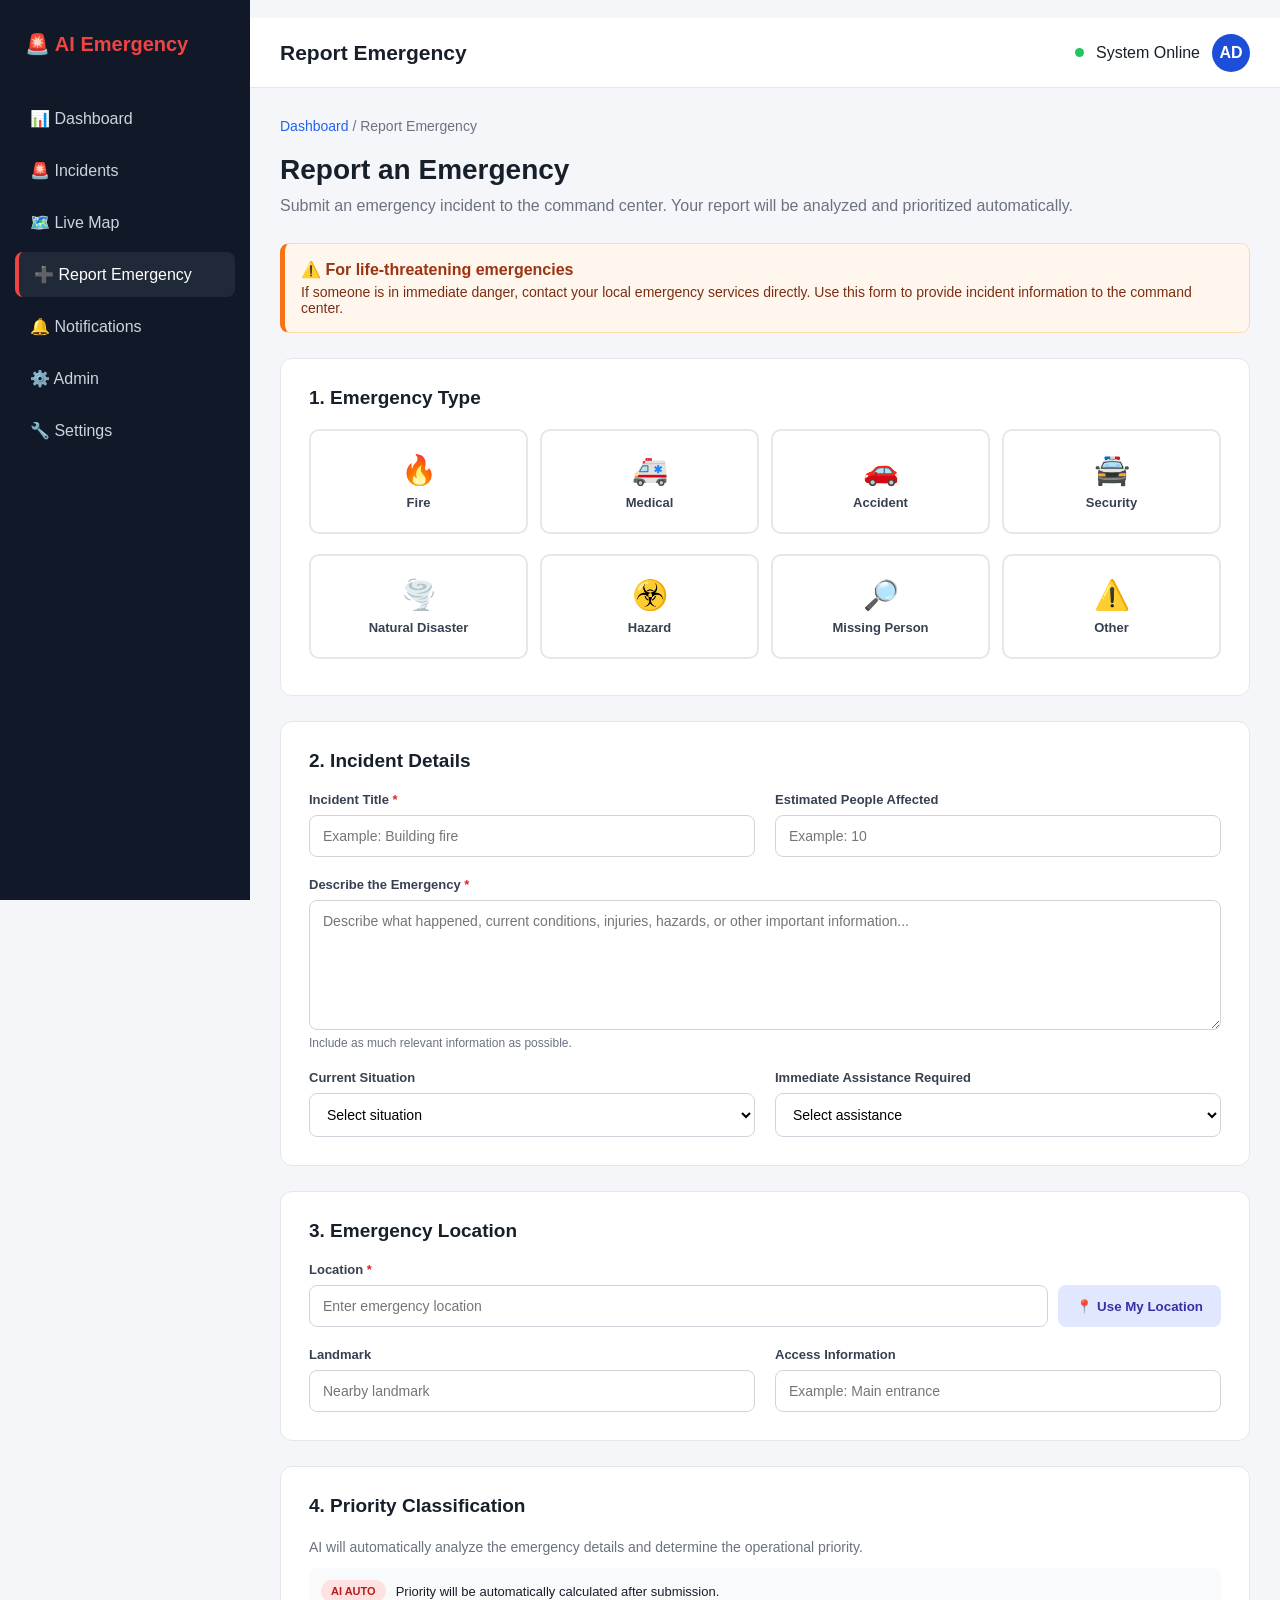
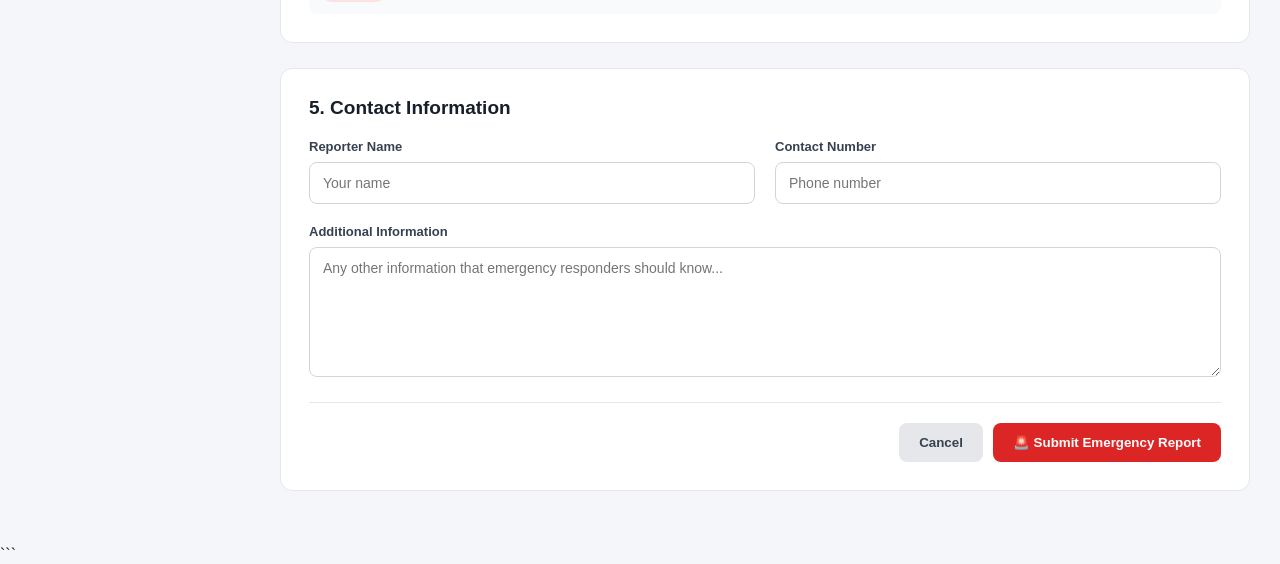
<file: report-emergency.html>
```html
<!DOCTYPE html>
<html lang="en">
<head>
    <meta charset="UTF-8">
    <meta name="viewport" content="width=device-width, initial-scale=1.0">

    <title>Report Emergency | AI Emergency Command Center</title>

    <style>
        * {
            margin: 0;
            padding: 0;
            box-sizing: border-box;
            font-family: Arial, Helvetica, sans-serif;
        }

        body {
            background: #f4f6f9;
            color: #17202a;
        }

        .layout {
            display: flex;
            min-height: 100vh;
        }

        /* ================= SIDEBAR ================= */

        .sidebar {
            width: 250px;
            background: #111827;
            color: white;
            padding: 22px 15px;
            position: fixed;
            left: 0;
            top: 0;
            bottom: 0;
        }

        .logo {
            font-size: 20px;
            font-weight: bold;
            padding: 10px;
            margin-bottom: 30px;
        }

        .logo span {
            color: #ef4444;
        }

        .nav a {
            display: block;
            text-decoration: none;
            color: #cbd5e1;
            padding: 13px 15px;
            border-radius: 8px;
            margin-bottom: 7px;
            transition: 0.2s;
        }

        .nav a:hover,
        .nav a.active {
            background: #1f2937;
            color: white;
        }

        .nav a.active {
            border-left: 4px solid #ef4444;
        }

        /* ================= MAIN ================= */

        .main {
            margin-left: 250px;
            width: calc(100% - 250px);
        }

        .topbar {
            height: 70px;
            background: white;
            border-bottom: 1px solid #e5e7eb;
            display: flex;
            justify-content: space-between;
            align-items: center;
            padding: 0 30px;
        }

        .topbar h2 {
            font-size: 21px;
        }

        .user-area {
            display: flex;
            align-items: center;
            gap: 12px;
        }

        .status-dot {
            width: 9px;
            height: 9px;
            background: #22c55e;
            border-radius: 50%;
        }

        .avatar {
            width: 38px;
            height: 38px;
            background: #1d4ed8;
            color: white;
            display: flex;
            align-items: center;
            justify-content: center;
            border-radius: 50%;
            font-weight: bold;
        }

        .content {
            padding: 30px;
            max-width: 1200px;
        }

        /* ================= BREADCRUMB ================= */

        .breadcrumb {
            color: #6b7280;
            font-size: 14px;
            margin-bottom: 20px;
        }

        .breadcrumb a {
            color: #2563eb;
            text-decoration: none;
        }

        /* ================= PAGE HEADER ================= */

        .page-header {
            margin-bottom: 25px;
        }

        .page-header h1 {
            font-size: 28px;
            margin-bottom: 8px;
        }

        .page-header p {
            color: #6b7280;
            line-height: 1.5;
        }

        /* ================= WARNING ================= */

        .warning {
            background: #fff7ed;
            border: 1px solid #fed7aa;
            border-left: 5px solid #f97316;
            padding: 16px;
            border-radius: 9px;
            margin-bottom: 25px;
        }

        .warning strong {
            display: block;
            margin-bottom: 5px;
            color: #9a3412;
        }

        .warning p {
            color: #7c2d12;
            font-size: 14px;
        }

        /* ================= FORM CARD ================= */

        .form-card {
            background: white;
            border: 1px solid #e5e7eb;
            border-radius: 12px;
            padding: 28px;
            margin-bottom: 25px;
        }

        .form-card h3 {
            margin-bottom: 20px;
            font-size: 19px;
        }

        .form-grid {
            display: grid;
            grid-template-columns: repeat(2, 1fr);
            gap: 20px;
        }

        .form-group {
            display: flex;
            flex-direction: column;
        }

        .form-group.full {
            grid-column: 1 / -1;
        }

        label {
            font-size: 13px;
            font-weight: 600;
            margin-bottom: 8px;
            color: #374151;
        }

        label span {
            color: #dc2626;
        }

        input,
        select,
        textarea {
            width: 100%;
            border: 1px solid #d1d5db;
            border-radius: 8px;
            padding: 12px 13px;
            font-size: 14px;
            outline: none;
            background: white;
            transition: 0.2s;
        }

        input:focus,
        select:focus,
        textarea:focus {
            border-color: #2563eb;
            box-shadow: 0 0 0 3px rgba(37, 99, 235, 0.08);
        }

        textarea {
            min-height: 130px;
            resize: vertical;
        }

        .help-text {
            color: #6b7280;
            font-size: 12px;
            margin-top: 6px;
        }

        /* ================= EMERGENCY TYPES ================= */

        .emergency-types {
            display: grid;
            grid-template-columns: repeat(4, 1fr);
            gap: 12px;
        }

        .type-option {
            position: relative;
        }

        .type-option input {
            position: absolute;
            opacity: 0;
            pointer-events: none;
        }

        .type-label {
            display: flex;
            flex-direction: column;
            align-items: center;
            justify-content: center;
            min-height: 105px;
            border: 2px solid #e5e7eb;
            border-radius: 10px;
            cursor: pointer;
            text-align: center;
            padding: 12px;
            transition: 0.2s;
        }

        .type-label:hover {
            border-color: #93c5fd;
            background: #f8fbff;
        }

        .type-option input:checked + .type-label {
            border-color: #2563eb;
            background: #eff6ff;
        }

        .type-icon {
            font-size: 29px;
            margin-bottom: 8px;
        }

        .type-label strong {
            font-size: 13px;
        }

        /* ================= LOCATION ================= */

        .location-box {
            display: grid;
            grid-template-columns: 1fr auto;
            gap: 10px;
        }

        .location-btn {
            background: #e0e7ff;
            color: #3730a3;
            border: none;
            border-radius: 8px;
            padding: 0 18px;
            cursor: pointer;
            font-weight: 600;
        }

        .location-btn:hover {
            background: #c7d2fe;
        }

        .location-status {
            margin-top: 10px;
            display: none;
            padding: 10px;
            background: #f0fdf4;
            color: #166534;
            border-radius: 7px;
            font-size: 13px;
        }

        /* ================= PRIORITY ================= */

        .priority-preview {
            display: flex;
            align-items: center;
            gap: 10px;
            padding: 12px;
            background: #f8fafc;
            border-radius: 8px;
            margin-top: 10px;
            font-size: 13px;
        }

        .priority-badge {
            padding: 5px 10px;
            border-radius: 15px;
            font-size: 11px;
            font-weight: bold;
            background: #fee2e2;
            color: #b91c1c;
        }

        /* ================= ACTIONS ================= */

        .form-actions {
            display: flex;
            justify-content: flex-end;
            gap: 10px;
            margin-top: 25px;
            padding-top: 20px;
            border-top: 1px solid #e5e7eb;
        }

        button {
            border: none;
            border-radius: 8px;
            padding: 12px 20px;
            font-weight: 600;
            cursor: pointer;
        }

        .btn-primary {
            background: #dc2626;
            color: white;
        }

        .btn-primary:hover {
            background: #b91c1c;
        }

        .btn-secondary {
            background: #e5e7eb;
            color: #374151;
        }

        .btn-secondary:hover {
            background: #d1d5db;
        }

        /* ================= SUCCESS ================= */

        .success-message {
            display: none;
            background: #f0fdf4;
            border: 1px solid #86efac;
            color: #166534;
            padding: 18px;
            border-radius: 10px;
            margin-bottom: 20px;
        }

        .success-message h3 {
            margin-bottom: 5px;
        }

        /* ================= RESPONSIVE ================= */

        @media (max-width: 950px) {
            .emergency-types {
                grid-template-columns: repeat(2, 1fr);
            }
        }

        @media (max-width: 750px) {

            .sidebar {
                width: 70px;
                padding: 15px 8px;
            }

            .logo {
                font-size: 0;
                text-align: center;
            }

            .logo span {
                font-size: 20px;
            }

            .nav a {
                font-size: 0;
                text-align: center;
            }

            .main {
                margin-left: 70px;
                width: calc(100% - 70px);
            }

            .content {
                padding: 18px;
            }

            .form-grid {
                grid-template-columns: 1fr;
            }

            .form-group.full {
                grid-column: auto;
            }

            .topbar {
                padding: 0 15px;
            }

            .topbar h2 {
                font-size: 18px;
            }

            .user-area span {
                display: none;
            }
        }

        @media (max-width: 500px) {

            .emergency-types {
                grid-template-columns: 1fr 1fr;
            }

            .form-card {
                padding: 18px;
            }

            .location-box {
                grid-template-columns: 1fr;
            }

            .location-btn {
                padding: 12px;
            }

            .form-actions {
                flex-direction: column-reverse;
            }

            .form-actions button {
                width: 100%;
            }
        }
    </style>
</head>

<body>

<div class="layout">

    <!-- ================= SIDEBAR ================= -->

    <aside class="sidebar">

        <div class="logo">
            🚨 <span>AI Emergency</span>
        </div>

        <nav class="nav">

            <a href="dashboard.html">
                📊 Dashboard
            </a>

            <a href="incidents.html">
                🚨 Incidents
            </a>

            <a href="map.html">
                🗺️ Live Map
            </a>

            <a href="report-emergency.html" class="active">
                ➕ Report Emergency
            </a>

            <a href="notifications.html">
                🔔 Notifications
            </a>

            <a href="admin.html">
                ⚙️ Admin
            </a>

            <a href="settings.html">
                🔧 Settings
            </a>

        </nav>

    </aside>


    <!-- ================= MAIN ================= -->

    <main class="main">

        <!-- TOPBAR -->

        <header class="topbar">

            <h2>Report Emergency</h2>

            <div class="user-area">

                <div class="status-dot"></div>

                <span>System Online</span>

                <div class="avatar">
                    AD
                </div>

            </div>

        </header>


        <!-- CONTENT -->

        <section class="content">

            <div class="breadcrumb">

                <a href="dashboard.html">
                    Dashboard
                </a>

                /

                Report Emergency

            </div>


            <!-- PAGE HEADER -->

            <div class="page-header">

                <h1>Report an Emergency</h1>

                <p>
                    Submit an emergency incident to the command center.
                    Your report will be analyzed and prioritized automatically.
                </p>

            </div>


            <!-- WARNING -->

            <div class="warning">

                <strong>⚠️ For life-threatening emergencies</strong>

                <p>
                    If someone is in immediate danger, contact your local
                    emergency services directly. Use this form to provide
                    incident information to the command center.
                </p>

            </div>


            <!-- SUCCESS MESSAGE -->

            <div class="success-message" id="successMessage">

                <h3>✓ Emergency Report Submitted</h3>

                <p>
                    Your emergency report has been received and assigned
                    to the command center.
                </p>

            </div>


            <!-- FORM -->

            <form id="emergencyForm">


                <!-- INCIDENT TYPE -->

                <div class="form-card">

                    <h3>1. Emergency Type</h3>

                    <div class="emergency-types">

                        <div class="type-option">

                            <input
                                type="radio"
                                id="fire"
                                name="emergencyType"
                                value="Fire"
                                required
                            >

                            <label class="type-label" for="fire">

                                <span class="type-icon">🔥</span>

                                <strong>Fire</strong>

                            </label>

                        </div>


                        <div class="type-option">

                            <input
                                type="radio"
                                id="medical"
                                name="emergencyType"
                                value="Medical"
                            >

                            <label class="type-label" for="medical">

                                <span class="type-icon">🚑</span>

                                <strong>Medical</strong>

                            </label>

                        </div>


                        <div class="type-option">

                            <input
                                type="radio"
                                id="accident"
                                name="emergencyType"
                                value="Accident"
                            >

                            <label class="type-label" for="accident">

                                <span class="type-icon">🚗</span>

                                <strong>Accident</strong>

                            </label>

                        </div>


                        <div class="type-option">

                            <input
                                type="radio"
                                id="crime"
                                name="emergencyType"
                                value="Security"
                            >

                            <label class="type-label" for="crime">

                                <span class="type-icon">🚔</span>

                                <strong>Security</strong>

                            </label>

                        </div>


                        <div class="type-option">

                            <input
                                type="radio"
                                id="natural"
                                name="emergencyType"
                                value="Natural Disaster"
                            >

                            <label class="type-label" for="natural">

                                <span class="type-icon">🌪️</span>

                                <strong>Natural Disaster</strong>

                            </label>

                        </div>


                        <div class="type-option">

                            <input
                                type="radio"
                                id="hazard"
                                name="emergencyType"
                                value="Hazard"
                            >

                            <label class="type-label" for="hazard">

                                <span class="type-icon">☣️</span>

                                <strong>Hazard</strong>

                            </label>

                        </div>


                        <div class="type-option">

                            <input
                                type="radio"
                                id="missing"
                                name="emergencyType"
                                value="Missing Person"
                            >

                            <label class="type-label" for="missing">

                                <span class="type-icon">🔎</span>

                                <strong>Missing Person</strong>

                            </label>

                        </div>


                        <div class="type-option">

                            <input
                                type="radio"
                                id="other"
                                name="emergencyType"
                                value="Other"
                            >

                            <label class="type-label" for="other">

                                <span class="type-icon">⚠️</span>

                                <strong>Other</strong>

                            </label>

                        </div>

                    </div>

                </div>


                <!-- INCIDENT DETAILS -->

                <div class="form-card">

                    <h3>2. Incident Details</h3>

                    <div class="form-grid">

                        <div class="form-group">

                            <label>
                                Incident Title <span>*</span>
                            </label>

                            <input
                                type="text"
                                id="title"
                                placeholder="Example: Building fire"
                                required
                            >

                        </div>


                        <div class="form-group">

                            <label>
                                Estimated People Affected
                            </label>

                            <input
                                type="number"
                                id="people"
                                min="0"
                                placeholder="Example: 10"
                            >

                        </div>


                        <div class="form-group full">

                            <label>
                                Describe the Emergency <span>*</span>
                            </label>

                            <textarea
                                id="description"
                                placeholder="Describe what happened, current conditions, injuries, hazards, or other important information..."
                                required
                            ></textarea>

                            <div class="help-text">
                                Include as much relevant information as possible.
                            </div>

                        </div>


                        <div class="form-group">

                            <label>
                                Current Situation
                            </label>

                            <select id="situation">

                                <option value="">
                                    Select situation
                                </option>

                                <option value="Ongoing">
                                    Emergency is ongoing
                                </option>

                                <option value="Contained">
                                    Situation is contained
                                </option>

                                <option value="Resolved">
                                    Situation has been resolved
                                </option>

                                <option value="Unknown">
                                    Unknown
                                </option>

                            </select>

                        </div>


                        <div class="form-group">

                            <label>
                                Immediate Assistance Required
                            </label>

                            <select id="assistance">

                                <option value="">
                                    Select assistance
                                </option>

                                <option value="Fire">
                                    Fire Response
                                </option>

                                <option value="Medical">
                                    Medical Response
                                </option>

                                <option value="Police">
                                    Police Response
                                </option>

                                <option value="Multiple">
                                    Multiple Response Teams
                                </option>

                            </select>

                        </div>

                    </div>

                </div>


                <!-- LOCATION -->

                <div class="form-card">

                    <h3>3. Emergency Location</h3>

                    <div class="form-grid">

                        <div class="form-group full">

                            <label>
                                Location <span>*</span>
                            </label>

                            <div class="location-box">

                                <input
                                    type="text"
                                    id="location"
                                    placeholder="Enter emergency location"
                                    required
                                >

                                <button
                                    type="button"
                                    class="location-btn"
                                    onclick="detectLocation()"
                                >
                                    📍 Use My Location
                                </button>

                            </div>

                            <div
                                class="location-status"
                                id="locationStatus"
                            >
                                ✓ Location detected successfully.
                            </div>

                        </div>


                        <div class="form-group">

                            <label>
                                Landmark
                            </label>

                            <input
                                type="text"
                                id="landmark"
                                placeholder="Nearby landmark"
                            >

                        </div>


                        <div class="form-group">

                            <label>
                                Access Information
                            </label>

                            <input
                                type="text"
                                id="access"
                                placeholder="Example: Main entrance"
                            >

                        </div>

                    </div>

                </div>


                <!-- PRIORITY -->

                <div class="form-card">

                    <h3>4. Priority Classification</h3>

                    <p style="color:#6b7280;font-size:14px;line-height:1.5;">

                        AI will automatically analyze the emergency details
                        and determine the operational priority.

                    </p>

                    <div class="priority-preview">

                        <span class="priority-badge">
                            AI AUTO
                        </span>

                        Priority will be automatically calculated after submission.

                    </div>

                </div>


                <!-- CONTACT -->

                <div class="form-card">

                    <h3>5. Contact Information</h3>

                    <div class="form-grid">

                        <div class="form-group">

                            <label>
                                Reporter Name
                            </label>

                            <input
                                type="text"
                                id="reporter"
                                placeholder="Your name"
                            >

                        </div>


                        <div class="form-group">

                            <label>
                                Contact Number
                            </label>

                            <input
                                type="tel"
                                id="phone"
                                placeholder="Phone number"
                            >

                        </div>


                        <div class="form-group full">

                            <label>
                                Additional Information
                            </label>

                            <textarea
                                id="additional"
                                placeholder="Any other information that emergency responders should know..."
                            ></textarea>

                        </div>

                    </div>


                    <!-- ACTIONS -->

                    <div class="form-actions">

                        <button
                            type="button"
                            class="btn-secondary"
                            onclick="cancelReport()"
                        >
                            Cancel
                        </button>

                        <button
                            type="submit"
                            class="btn-primary"
                        >
                            🚨 Submit Emergency Report
                        </button>

                    </div>

                </div>

            </form>

        </section>

    </main>

</div>


<script>

    /* ================= LOCATION ================= */

    function detectLocation() {

        const locationInput =
            document.getElementById("location");

        const status =
            document.getElementById("locationStatus");

        if (!navigator.geolocation) {

            locationInput.value =
                "Location services unavailable";

            return;
        }

        status.style.display = "block";
        status.textContent = "⏳ Detecting your location...";

        navigator.geolocation.getCurrentPosition(

            function(position) {

                const latitude =
                    position.coords.latitude;

                const longitude =
                    position.coords.longitude;

                locationInput.value =
                    "Coordinates: " +
                    latitude.toFixed(5) +
                    ", " +
                    longitude.toFixed(5);

                status.textContent =
                    "✓ Location detected successfully.";

            },

            function() {

                status.textContent =
                    "⚠️ Unable to detect location. Please enter it manually.";

            }

        );

    }


    /* ================= FORM SUBMISSION ================= */

    document
        .getElementById("emergencyForm")
        .addEventListener("submit", function(event) {

            event.preventDefault();

            const emergencyType =
                document.querySelector(
                    'input[name="emergencyType"]:checked'
                );

            const title =
                document.getElementById("title").value.trim();

            const description =
                document.getElementById("description").value.trim();

            const location =
                document.getElementById("location").value.trim();


            if (!emergencyType) {

                alert("Please select an emergency type.");

                return;
            }


            if (!title || !description || !location) {

                alert(
                    "Please complete all required fields."
                );

                return;
            }


            /*
                Demo submission.

                In a production application this section
                would send the incident data to a backend API.
            */

            const incidentId =
                "INC-" +
                new Date().getFullYear() +
                "-" +
                Math.floor(
                    1000 + Math.random() * 9000
                );


            document.getElementById(
                "successMessage"
            ).style.display = "block";


            document.getElementById(
                "successMessage"
            ).innerHTML =

                "<h3>✓ Emergency Report Submitted</h3>" +

                "<p>" +
                "Incident ID: <strong>" +
                incidentId +
                "</strong><br>" +

                "Emergency type: <strong>" +
                emergencyType.value +
                "</strong><br>" +

                "The command center has received your report." +
                "</p>";


            window.scrollTo({
                top: 0,
                behavior: "smooth"
            });


            this.reset();

        });


    /* ================= CANCEL ================= */

    function cancelReport() {

        const confirmCancel =
            confirm(
                "Are you sure you want to cancel this emergency report?"
            );

        if (confirmCancel) {

            window.location.href =
                "dashboard.html";

        }

    }

</script>

</body>
</html>
```
</file>
